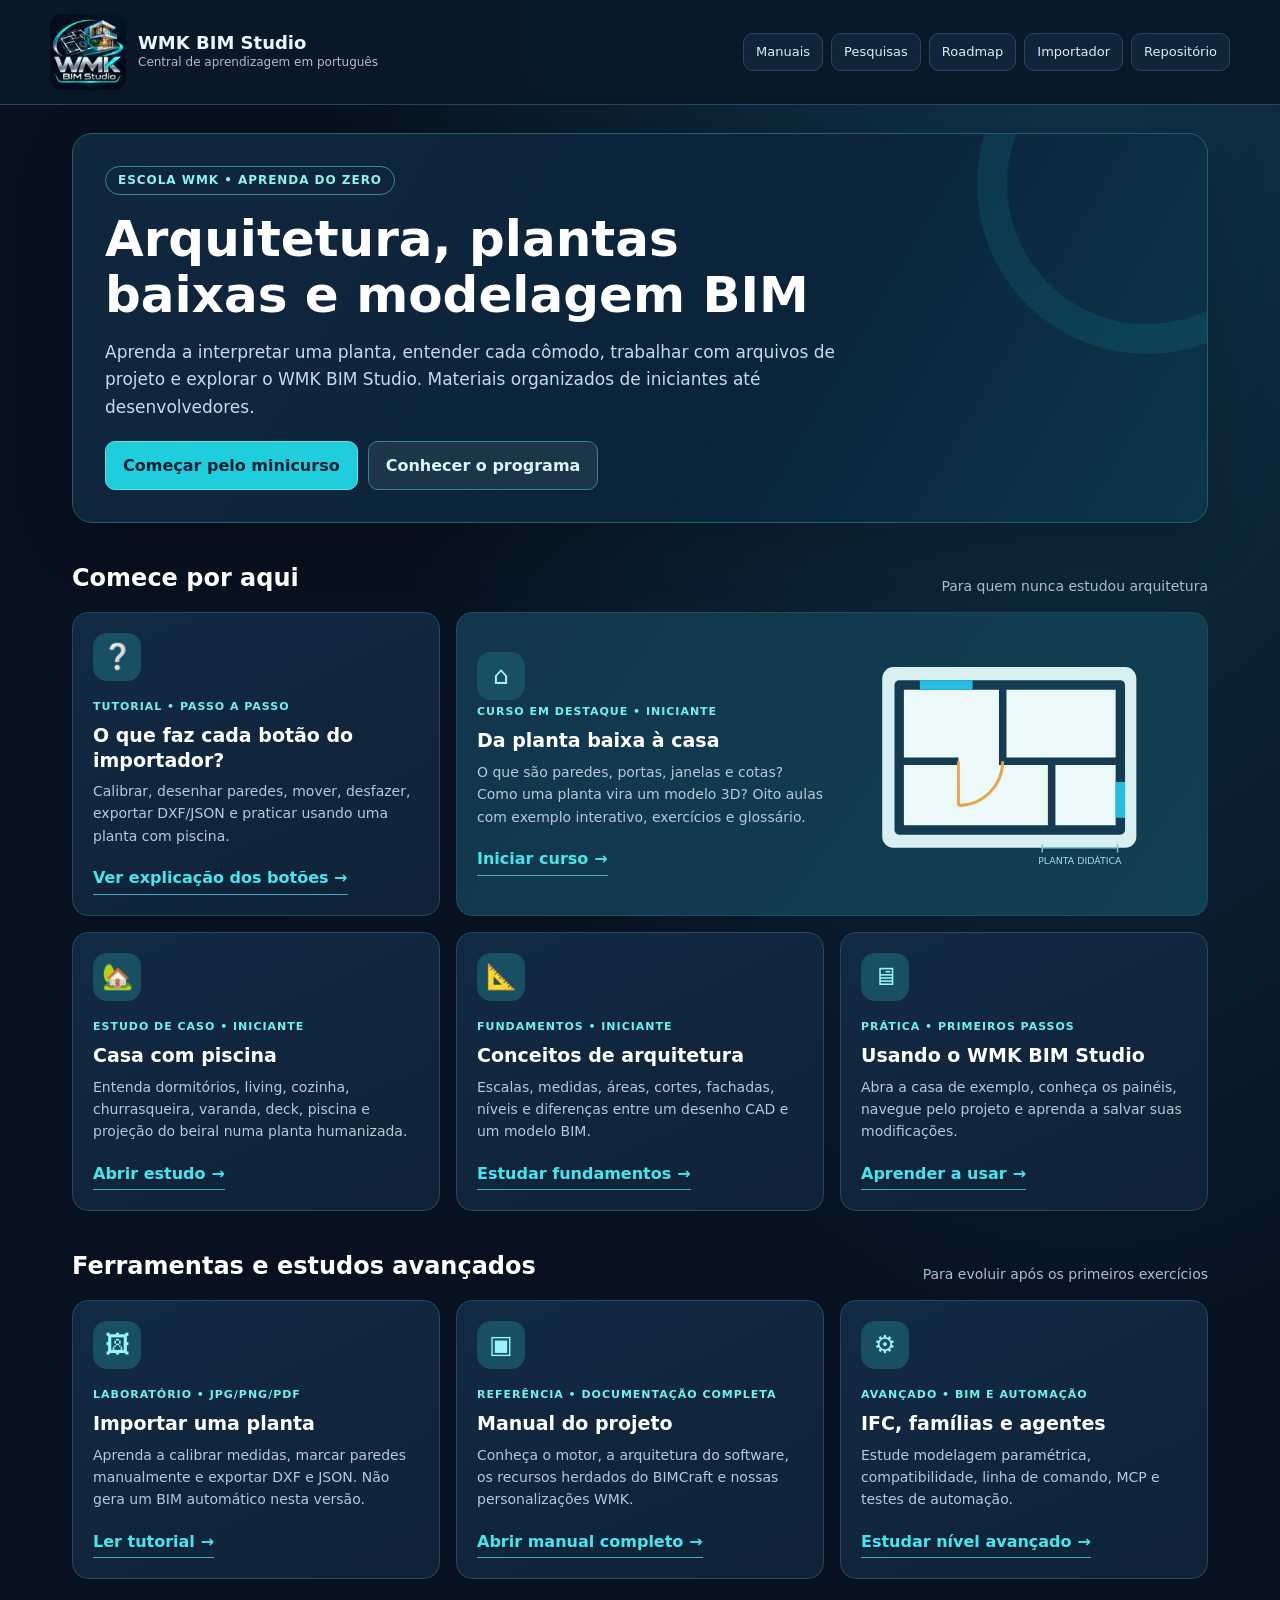
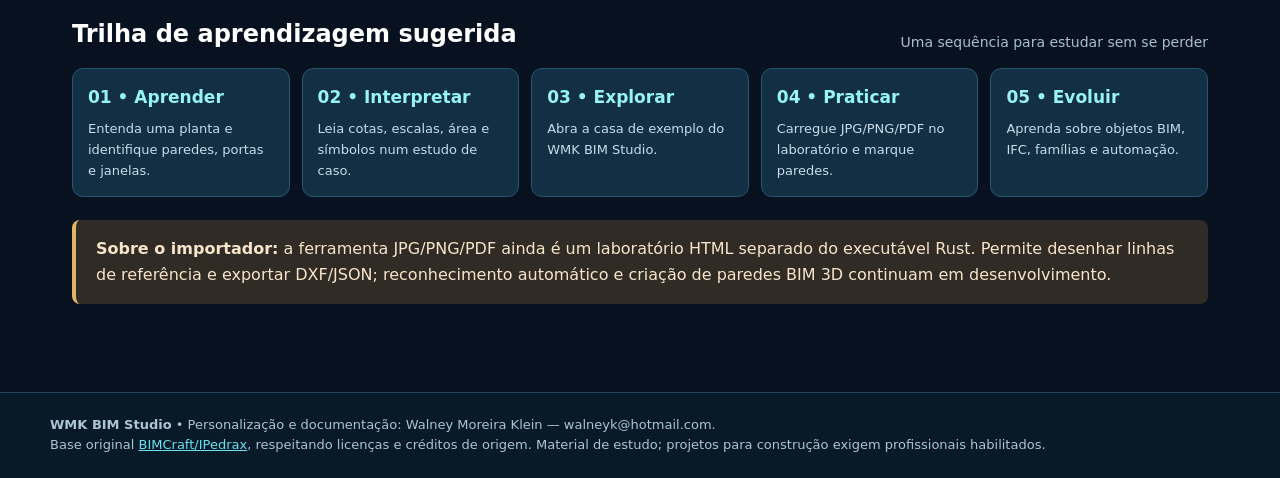
<file: manuais/index.html>
<!doctype html>
<html lang="pt-BR">
<head>
<meta charset="utf-8">
<meta name="viewport" content="width=device-width, initial-scale=1">
<meta name="description" content="Biblioteca WMK BIM Studio: minicursos, manuais, estudos de plantas baixas e guias de modelagem BIM em português.">
<title>Biblioteca de Aprendizagem | WMK BIM Studio</title>
<link rel="stylesheet" href="estilo.css">
<style>
/* Estilo da página incorporado para funcionar mesmo ao baixar index.html isoladamente. */
:root{color-scheme:dark;--bg:#07111f;--surface:#0f2237;--surface2:#122a43;--stroke:#28475e;--cyan:#20d7e8;--txt:#ebf5ff;--muted:#a8bfd1;--silver:#c9d9eb}
*{box-sizing:border-box}
html{scroll-behavior:smooth}
body{margin:0;background:radial-gradient(ellipse at 85% -10%,#123950 0,transparent 50%),var(--bg);font:16px/1.6 system-ui,'Segoe UI',Arial,sans-serif;color:var(--txt)}
a{color:#67edfa}
a:focus-visible,button:focus-visible{outline:3px solid #73f6ff;outline-offset:3px}
.page-head{background:#081928e8;border-bottom:1px solid var(--stroke);padding:14px max(18px,calc((100vw - 1180px)/2));display:flex;align-items:center;gap:18px;flex-wrap:wrap}
.brand{display:flex;align-items:center;gap:12px;text-decoration:none;color:var(--txt)}
.brand img{width:76px;height:76px;object-fit:contain;border-radius:12px;flex:none}
.brand strong{font-size:18px;line-height:1.2;display:block}
.brand small{color:var(--muted);font-size:12px;display:block}
.page-nav{margin-left:auto;display:flex;flex-wrap:wrap;gap:8px}
.page-nav a{font-size:13px;text-decoration:none;color:#d7eef8;padding:8px 12px;border:1px solid var(--stroke);border-radius:10px;background:#102539}
.page-nav a:hover{background:#164461;border-color:#2aa5b9}
.wrap{max-width:1180px;margin:auto;padding:28px 22px 72px}
.hero{padding:32px;position:relative;overflow:hidden;border:1px solid #235d72;border-radius:20px;background:linear-gradient(120deg,#10263d 5%,#0b243a 60%,#0e4d5d 150%);box-shadow:0 16px 60px #0003}
.hero:after{content:"";width:280px;height:280px;position:absolute;right:-110px;top:-120px;border:30px solid #1dddec18;border-radius:50%;pointer-events:none}
.eyebrow{display:inline-block;border:1px solid #308e99;border-radius:20px;padding:4px 12px;color:#8cf3f5;letter-spacing:.08em;font-size:12px;font-weight:700}
.hero h1{font-size:clamp(30px,5vw,50px);line-height:1.12;margin:16px 0;color:white;max-width:750px;border:0}
.hero p{max-width:760px;color:#c5dceb;font-size:17px;margin:0 0 18px}
.hero-actions{display:flex;flex-wrap:wrap;gap:10px;margin-top:20px}
.action{display:inline-block;text-decoration:none;background:#20cddd;color:#092133!important;font-weight:800;border:1px solid #59e6e7;border-radius:10px;padding:11px 17px}
.action:hover{background:#8af5f6}
.action.secondary{color:#dcf5ff!important;background:#1c3548;border-color:#3c7f8b}
.section-top{display:flex;align-items:end;justify-content:space-between;gap:18px;margin:36px 0 14px}
.section-top h2{font-size:24px;color:white;margin:0;border:0;padding:0}
.section-top p{color:var(--muted);margin:0;font-size:14px}
.course-grid{display:grid;grid-template-columns:repeat(3,minmax(0,1fr));gap:16px}
.course{display:flex;flex-direction:column;min-width:0;background:linear-gradient(155deg,var(--surface2),var(--surface));border:1px solid var(--stroke);border-radius:16px;padding:20px;transition:transform .16s,border-color .16s}
.course:hover{border-color:#28afc6;transform:translateY(-3px)}
.course .iconbox{width:48px;height:48px;display:grid;place-items:center;border-radius:14px;background:#184f62;color:#9af4ff;font-size:25px}
.course .meta{margin-top:17px;color:#6ff2ef;font-size:11px;text-transform:uppercase;letter-spacing:.09em;font-weight:800}
.course h3{font-size:19px;margin:8px 0;color:white;line-height:1.28}
.course p{font-size:14px;color:#b5c9d9;margin:0 0 18px;flex:1}
.course a{display:inline-flex;gap:6px;font-weight:700;text-decoration:none;align-self:flex-start;align-items:center;border-bottom:1px solid #4baabb;padding-bottom:3px}
.course a:hover{color:white}
.course.featured{grid-column:span 2;display:grid;grid-template-columns:1fr 1fr;align-items:center;gap:18px;background:linear-gradient(125deg,#12364b,#113f53)}
.course.featured .illustration{display:flex;justify-content:center;align-items:center;min-width:0}
.course.featured svg{max-width:100%;width:320px;height:auto}
.course.featured .meta{margin-top:3px}
.course.featured p{margin-bottom:18px}
.panel{background:#0e2539;border:1px solid var(--stroke);border-radius:15px;padding:22px}
.timeline{display:grid;grid-template-columns:repeat(5,minmax(0,1fr));gap:12px;list-style:none;padding:0;margin:0}
.timeline li{background:#132f44;border:1px solid #285670;border-radius:11px;padding:15px;position:relative;font-size:13px;color:#c8dce9}
.timeline b{display:block;color:#97f4f4;font-size:17px;margin-bottom:8px}
.caution{border-left:4px solid #e3b56b;background:#302b25;padding:16px 20px;border-radius:8px;color:#f7e5cb;margin-top:23px}
.footer{border-top:1px solid var(--stroke);padding:22px max(18px,calc((100vw - 1180px)/2));color:#acc5d5;background:#081928;font-size:13px}
.footer a{color:#67e3f2}
@media(max-width:950px){.course-grid{grid-template-columns:repeat(2,minmax(0,1fr))}.timeline{grid-template-columns:repeat(3,minmax(0,1fr))}.page-nav{margin-left:0}}
@media(max-width:640px){.wrap{padding:18px 14px 50px}.page-head{padding:12px 14px}.hero{padding:22px}.course-grid{grid-template-columns:1fr}.course.featured{grid-column:span 1;grid-template-columns:1fr}.course.featured .illustration{display:none}.timeline{grid-template-columns:1fr}.section-top{display:block}.page-nav{width:100%}.page-nav a{flex:1;text-align:center}}
@media print{body{color:#000;background:white}.hero,.course,.panel{background:white;color:#000;border-color:#aaa}.hero h1,.section-top h2,.course h3{color:#000}.course p,.hero p{color:#333}.page-nav{display:none}}
</style></head>
<body>
<header class="page-head">
<a class="brand" href="index.html"><img src="../assets/wmk/logo-aprovada.webp" alt="Logo original WMK BIM Studio"><span><strong>WMK BIM Studio</strong><small>Central de aprendizagem em português</small></span></a>
<nav class="page-nav" aria-label="Navegação principal">
<a href="index.html" aria-current="page">Manuais</a>
<a href="../pesquisas.html">Pesquisas</a>
<a href="../roadmap.html">Roadmap</a>
<a href="../tools/planta-baixa/index.html">Importador</a>
<a href="https://github.com/WalneyNF/WMK-BIM-STUDIO">Repositório</a>
</nav>
</header>
<main class="wrap">
<section class="hero">
<span class="eyebrow">ESCOLA WMK • APRENDA DO ZERO</span>
<h1>Arquitetura, plantas baixas e modelagem BIM</h1>
<p>Aprenda a interpretar uma planta, entender cada cômodo, trabalhar com arquivos de projeto e explorar o WMK BIM Studio. Materiais organizados de iniciantes até desenvolvedores.</p>
<div class="hero-actions"><a class="action" href="minicurso-planta-baixa.html">Começar pelo minicurso</a><a class="action secondary" href="manual-completo.html">Conhecer o programa</a></div>
</section>
<div class="section-top"><h2>Comece por aqui</h2><p>Para quem nunca estudou arquitetura</p></div>
<div class="course-grid"><article class="course"><div class="iconbox" aria-hidden="true">❔</div><div class="meta">Tutorial • passo a passo</div><h3>O que faz cada botão do importador?</h3><p>Calibrar, desenhar paredes, mover, desfazer, exportar DXF/JSON e praticar usando uma planta com piscina.</p><a href="guia-botoes-importador.html">Ver explicação dos botões →</a></article>
<article class="course featured">
<div><div class="iconbox" aria-hidden="true">⌂</div><div class="meta">Curso em destaque • iniciante</div>
<h3>Da planta baixa à casa</h3><p>O que são paredes, portas, janelas e cotas? Como uma planta vira um modelo 3D? Oito aulas com exemplo interativo, exercícios e glossário.</p>
<a href="minicurso-planta-baixa.html">Iniciar curso <span aria-hidden="true">→</span></a></div>
<div class="illustration" aria-hidden="true"><svg viewBox="0 0 340 235" xmlns="http://www.w3.org/2000/svg"><rect x="30" y="15" width="270" height="192" rx="12" fill="#d9f0f2"/><path d="M48 34H283V188H48Z" fill="#ecf9f9" stroke="#143b51" stroke-width="10" stroke-linejoin="round"/><path d="M158 34V115H283M48 115H111M158 115H210M210 115V188" fill="none" stroke="#143b51" stroke-width="8"/><path d="M70 34H126M283 137V175" stroke="#25bce1" stroke-width="10"/><path d="M111 115V162M111 162A47 47 0 0 0 158 115" stroke="#e5a449" stroke-width="3" fill="none"/><path d="M200 207H280" stroke="#8cbec9" stroke-width="1.5"/><path d="M200 203V212M280 203V212" stroke="#8cbec9" stroke-width="1.5"/><text x="240" y="224" text-anchor="middle" font-size="10" fill="#a7dde5">PLANTA DIDÁTICA</text></svg></div>
</article>
<article class="course"><div class="iconbox" aria-hidden="true">🏡</div><div class="meta">Estudo de caso • iniciante</div><h3>Casa com piscina</h3><p>Entenda dormitórios, living, cozinha, churrasqueira, varanda, deck, piscina e projeção do beiral numa planta humanizada.</p><a href="estudo-planta-com-piscina.html">Abrir estudo <span aria-hidden="true">→</span></a></article>
<article class="course"><div class="iconbox" aria-hidden="true">📐</div><div class="meta">Fundamentos • iniciante</div><h3>Conceitos de arquitetura</h3><p>Escalas, medidas, áreas, cortes, fachadas, níveis e diferenças entre um desenho CAD e um modelo BIM.</p><a href="arquitetura-basica.html">Estudar fundamentos <span aria-hidden="true">→</span></a></article>
<article class="course"><div class="iconbox" aria-hidden="true">🖥</div><div class="meta">Prática • primeiros passos</div><h3>Usando o WMK BIM Studio</h3><p>Abra a casa de exemplo, conheça os painéis, navegue pelo projeto e aprenda a salvar suas modificações.</p><a href="primeiro-contato.html">Aprender a usar <span aria-hidden="true">→</span></a></article>
</div>
<div class="section-top"><h2>Ferramentas e estudos avançados</h2><p>Para evoluir após os primeiros exercícios</p></div>
<div class="course-grid">
<article class="course"><div class="iconbox" aria-hidden="true">🖼</div><div class="meta">Laboratório • JPG/PNG/PDF</div><h3>Importar uma planta</h3><p>Aprenda a calibrar medidas, marcar paredes manualmente e exportar DXF e JSON. Não gera um BIM automático nesta versão.</p><a href="importacao-de-plantas.html">Ler tutorial <span aria-hidden="true">→</span></a></article>
<article class="course"><div class="iconbox" aria-hidden="true">▣</div><div class="meta">Referência • documentação completa</div><h3>Manual do projeto</h3><p>Conheça o motor, a arquitetura do software, os recursos herdados do BIMCraft e nossas personalizações WMK.</p><a href="manual-completo.html">Abrir manual completo <span aria-hidden="true">→</span></a></article>
<article class="course"><div class="iconbox" aria-hidden="true">⚙</div><div class="meta">Avançado • BIM e automação</div><h3>IFC, famílias e agentes</h3><p>Estude modelagem paramétrica, compatibilidade, linha de comando, MCP e testes de automação.</p><a href="avancado.html">Estudar nível avançado <span aria-hidden="true">→</span></a></article>
</div>
<div class="section-top"><h2>Trilha de aprendizagem sugerida</h2><p>Uma sequência para estudar sem se perder</p></div>
<ol class="timeline">
<li><b>01 • Aprender</b>Entenda uma planta e identifique paredes, portas e janelas.</li>
<li><b>02 • Interpretar</b>Leia cotas, escalas, área e símbolos num estudo de caso.</li>
<li><b>03 • Explorar</b>Abra a casa de exemplo do WMK BIM Studio.</li>
<li><b>04 • Praticar</b>Carregue JPG/PNG/PDF no laboratório e marque paredes.</li>
<li><b>05 • Evoluir</b>Aprenda sobre objetos BIM, IFC, famílias e automação.</li>
</ol>
<p class="caution"><strong>Sobre o importador:</strong> a ferramenta JPG/PNG/PDF ainda é um laboratório HTML separado do executável Rust. Permite desenhar linhas de referência e exportar DXF/JSON; reconhecimento automático e criação de paredes BIM 3D continuam em desenvolvimento.</p>
</main>
<footer class="footer"><b>WMK BIM Studio</b> • Personalização e documentação: Walney Moreira Klein — walneyk@hotmail.com.<br>Base original <a href="https://github.com/IPedrax/BIMCraft">BIMCraft/IPedrax</a>, respeitando licenças e créditos de origem. Material de estudo; projetos para construção exigem profissionais habilitados.</footer>
</body></html>
</file>
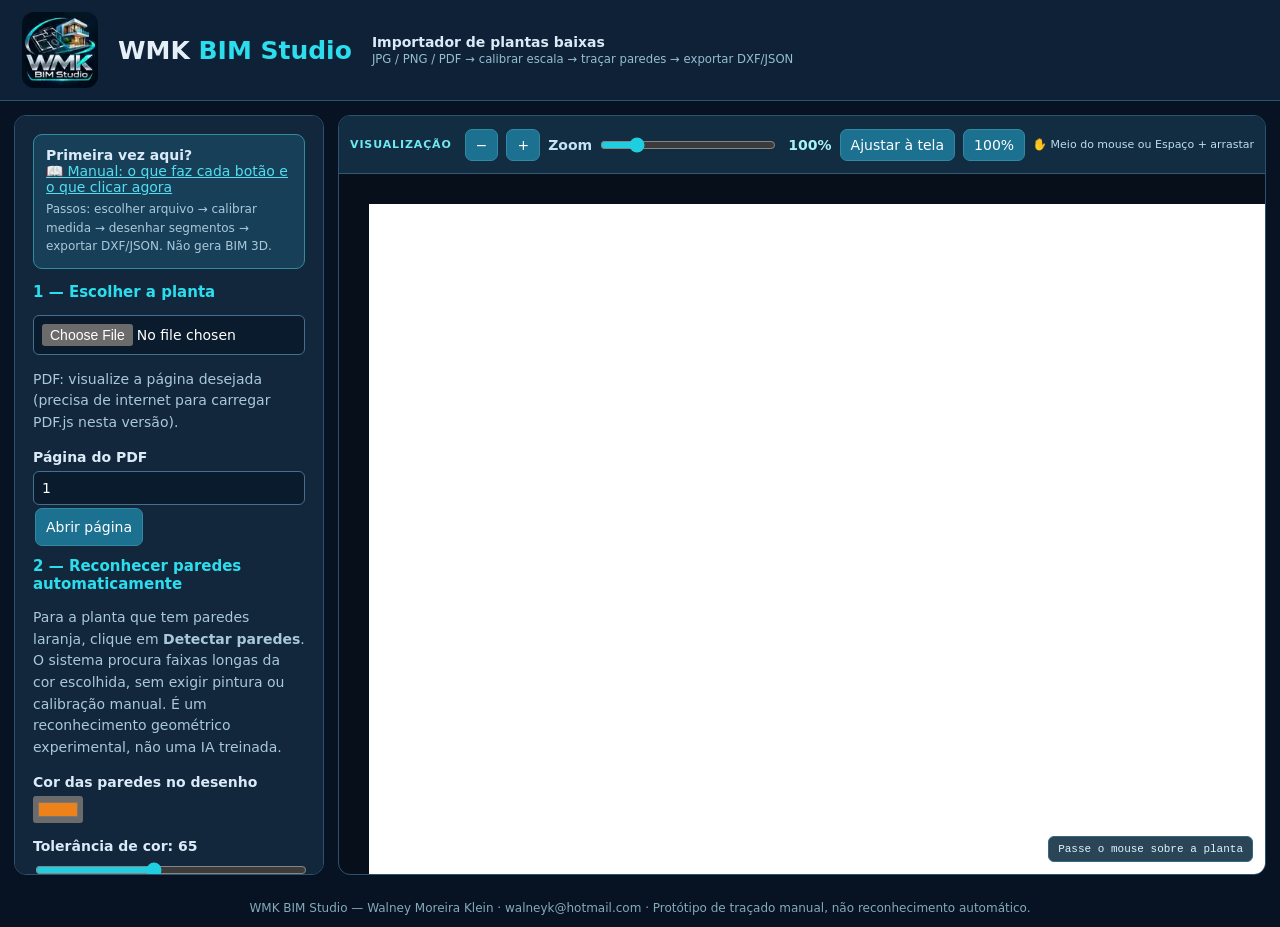
<file: tools/planta-baixa/index.html>
<!doctype html><html lang="pt-BR"><head><meta charset="utf-8"><meta name="viewport" content="width=device-width,initial-scale=1"><title>WMK BIM Studio — Importar planta baixa</title><style>
:root{color-scheme:dark;--bg:#071322;--panel:#12263c;--edge:#2c5270;--accent:#2cdeed}*{box-sizing:border-box}body{margin:0;background:var(--bg);color:#d9eaf8;font:14px system-ui,Segoe UI,sans-serif}header{display:flex;align-items:center;gap:20px;padding:12px 22px;background:#0e2137;border-bottom:1px solid var(--edge)}header .mark{font-size:25px;font-weight:900;color:#e5eff7;white-space:nowrap}header .mark b{color:var(--accent)}header small{color:#95bed1}main{display:grid;grid-template-columns:310px minmax(0,1fr);gap:14px;padding:14px;height:calc(100vh - 112px);min-height:540px}aside,.work{background:var(--panel);border:1px solid var(--edge);border-radius:12px;overflow:auto}aside{padding:18px}h2{font-size:15px;margin:8px 0 14px;color:var(--accent)}label{display:block;margin:15px 0 6px;font-weight:600}input,button{font:inherit}input[type=file],input[type=number]{width:100%;background:#091b2c;color:#fff;border:1px solid #456f8f;border-radius:6px;padding:8px}button{background:#1c7090;color:#fff;border:1px solid #3189a4;border-radius:7px;padding:10px;margin:3px 2px;cursor:pointer}button:hover{background:#2189a8}button.active{background:#0eacc1;color:#041c27;font-weight:700}.buttons{display:flex;flex-wrap:wrap}.work{position:relative;background:#060f1a;display:block;min-height:0;min-width:0;overflow:hidden}.board{position:relative;width:100%;height:100%;overflow:auto;overscroll-behavior:contain;scrollbar-width:auto;touch-action:pan-x pan-y}.board canvas{display:block;max-width:none!important;max-height:none;background:white;cursor:crosshair;touch-action:none}.zoom-bar{display:flex;align-items:center;gap:7px;flex-wrap:wrap;margin:8px 0}.zoom-bar button{padding:7px 10px}.zoom-bar input[type=range]{width:100%;accent-color:#29d6eb}.zoom-value{font-variant-numeric:tabular-nums;color:#a7f4f7;font-weight:700}.hint{background:#0a3147;border:1px solid #2c6277;padding:9px;border-radius:8px;color:#b8e0f2;font-size:12px}.board:focus{outline:2px solid #27d9e6;outline-offset:-2px}
.ruler{position:absolute;z-index:4;pointer-events:none;background:#142e40e8}.ruler-top{top:0;left:26px;right:0;height:26px;width:calc(100% - 26px)}.ruler-left{top:26px;left:0;bottom:0;width:26px;height:calc(100% - 26px)}
.ruler-corner{position:absolute;z-index:5;left:0;top:0;width:26px;height:26px;background:#163c50;border:1px solid #417184}.toolset{display:flex;flex-wrap:wrap;gap:4px}.toolset button{font-size:12px}.mini-readout{position:absolute;bottom:10px;right:12px;pointer-events:none;background:#0b283ddd;border:1px solid #326982;border-radius:6px;padding:6px 9px;color:#dbf7ff;font:12px monospace;z-index:5}.board canvas{image-rendering:auto}input[type=range]{accent-color:#20cfdf;width:100%}#status{background:#092237;border-left:3px solid #25d7e4;padding:10px;min-height:55px;line-height:1.5}p{line-height:1.55;color:#aac8db}footer{text-align:center;color:#84aabb;font-size:12px;padding:12px}kbd{background:#1d3b52;padding:2px 5px;border-radius:4px}a{color:#54dcef}@media(max-width:800px){main{height:auto;display:flex;flex-direction:column}.work{min-height:400px}}
/* Editor WMK: toolbar fixa; réguas ocupam células fora do desenho. */
.work{display:grid!important;grid-template-columns:30px minmax(0,1fr);grid-template-rows:auto 30px minmax(0,1fr)!important;min-height:0;min-width:0;overflow:hidden;align-items:stretch;justify-content:stretch}
.viewport-toolbar{grid-column:1/-1;grid-row:1;display:flex;align-items:center;flex-wrap:wrap;gap:8px;background:#122c42;border-bottom:1px solid #315772;padding:9px 11px;min-height:58px;z-index:8}
.viewport-toolbar .toolbar-title{font-weight:800;color:#6ee8f2;font-size:11px;letter-spacing:.08em;padding-right:5px}
.viewport-toolbar button{margin:0;padding:7px 10px;white-space:nowrap}
.viewport-toolbar label{display:inline;margin:0;font-weight:600;color:#c2e4f5}
.viewport-toolbar input[type=range]{flex:1 1 135px;min-width:90px;max-width:320px;width:auto;margin:0}
.viewport-toolbar .zoom-value{min-width:48px;text-align:right}
.toolbar-help{font-size:11px;color:#bbdeef}
.ruler-corner{position:relative!important;grid-column:1;grid-row:2;top:auto!important;left:auto!important;width:auto!important;height:auto!important;border-right:1px solid #467187;border-bottom:1px solid #467187}
.ruler-top{position:relative!important;grid-column:2;grid-row:2;top:auto!important;left:auto!important;right:auto!important;bottom:auto!important;width:100%!important;height:30px!important;display:block}
.ruler-left{position:relative!important;grid-column:1;grid-row:3;top:auto!important;left:auto!important;right:auto!important;bottom:auto!important;width:30px!important;height:100%!important;display:block}
.board{grid-column:2;grid-row:3;width:100%!important;height:100%!important;min-width:0;min-height:0;overflow:scroll!important;scrollbar-width:auto;align-self:stretch;justify-self:stretch}
.board canvas{max-width:none!important}
.mini-readout{grid-column:2;grid-row:3;position:absolute;justify-self:end;align-self:end;bottom:12px;right:12px;z-index:6;font-size:11px}
header img{flex-shrink:0}header .mark{flex-shrink:0}
@media(max-width:780px){.viewport-toolbar{padding:6px;gap:5px}.toolbar-help{display:none}.viewport-toolbar input[type=range]{flex-basis:100px}.work{min-height:480px}}
</style></head><body><header><img src="../../assets/wmk/logo-aprovada.webp" alt="Logo WMK BIM Studio" style="width:76px;height:76px;object-fit:contain;border-radius:12px" onerror="this.style.display='none';document.getElementById('logoFallback').hidden=false"><span id="logoFallback" hidden style="font-size:27px;font-weight:900;color:#51e7f2;border:1px solid #307b96;border-radius:12px;padding:10px">WMK</span><div class="mark">WMK <b>BIM Studio</b></div><div><strong>Importador de plantas baixas</strong><br><small>JPG / PNG / PDF → calibrar escala → traçar paredes → exportar DXF/JSON</small></div></header><main><aside><div style="padding:12px;background:#174058;border:1px solid #338ba0;border-radius:9px;margin-bottom:14px"><strong>Primeira vez aqui?</strong><br><a href="../../manuais/guia-botoes-importador.html" target="_blank" rel="noopener">📖 Manual: o que faz cada botão e o que clicar agora</a><p style="margin:5px 0 0;font-size:12px">Passos: escolher arquivo → calibrar medida → desenhar segmentos → exportar DXF/JSON. Não gera BIM 3D.</p></div><h2>1 — Escolher a planta</h2><input id="file" type="file" accept=".jpg,.jpeg,.png,.pdf,image/jpeg,image/png,application/pdf"><p>PDF: visualize a página desejada (precisa de internet para carregar PDF.js nesta versão).</p><label for="page">Página do PDF</label><input id="page" type="number" min="1" step="1" value="1" disabled><button id="renderPage" disabled>Abrir página</button><h2>2 — Reconhecer paredes automaticamente</h2>
<p>Para a planta que tem paredes laranja, clique em <b>Detectar paredes</b>. O sistema procura faixas longas da cor escolhida, sem exigir pintura ou calibração manual. É um reconhecimento geométrico experimental, não uma IA treinada.</p>
<label for="detectColor">Cor das paredes no desenho</label><input id="detectColor" type="color" value="#ed821b">
<label for="detectTolerance">Tolerância de cor: <output id="detectToleranceValue">65</output></label><input id="detectTolerance" type="range" min="15" max="130" step="5" value="65">
<div class="buttons"><button id="detectWalls" type="button">✨ Detectar paredes</button><button id="acceptWalls" type="button" disabled>✓ Usar sugestões</button><button id="discardWalls" type="button" disabled>Descartar</button></div>
<p class="hint">As sugestões aparecem em <b>verde</b>. Confira antes de aceitar; móveis, pisos e bordas coloridas podem gerar falsos positivos. Para plantas monocromáticas, será preciso um reconhecedor próprio.</p>
<div id="detectionResult" class="hint" role="status">Nenhuma análise realizada.</div>
<h2>3 — Medidas e escala (para conferir comprimentos)</h2><label for="meters">Distância real entre dois pontos (m)</label><input id="meters" type="number" value="4" min="0.01" step="0.01"><p>Escolha “Calibrar” e clique no começo e fim de uma medida conhecida da planta.</p><h2>4 — Corrigir paredes e marcar detalhes</h2><div class="toolset"><button id="cal">Calibrar</button><button id="wall" class="active">Linha de parede</button><button id="measure" title="Trena: clique no início e fim de uma distância">📏 Trena virtual</button><button id="brush" title="Pincel livre para marcar sobre o desenho">🖌 Pincel</button><button id="pan">✋ Mover planta</button></div><div class="buttons"><button id="undo">Desfazer parede</button><button id="reset">Limpar paredes</button></div><p><kbd>Esc</kbd> cancela o primeiro ponto. Use a <b>Trena</b> para medir qualquer distância depois de calibrar. O <b>Pincel</b> faz marcações livres; não gera paredes BIM.</p>
<h2>Ferramentas de medição</h2><label><input id="showRulers" type="checkbox" checked> Mostrar réguas nas bordas (metros)</label><p class="hint">A régua aparece em metros após calibrar. Antes, a referência é em pixels. Use a trena entre dois pontos para obter um comprimento.</p>
<label for="refOpacity">Opacidade da imagem: <output id="refOpacityValue">100%</output></label><input id="refOpacity" type="range" min="5" max="100" value="100" step="5">
<label for="inkColor">Cor para linhas e pincel</label><input id="inkColor" type="color" value="#ec304d">
<label for="brushWidth">Grossura do pincel: <output id="brushWidthValue">8 px</output></label><input id="brushWidth" type="range" min="1" max="40" value="8">
<div class="buttons"><button id="clearInk">Limpar pincel</button><button id="clearMeasures">Limpar trena</button></div><h2>5 — Precisão do traçado</h2><label><input id="showLengths" type="checkbox" checked> Mostrar medidas dos segmentos (após calibrar)</label><label><input id="snapPoints" type="checkbox" checked> Conectar em extremos próximos (snap)</label><h2>6 — Exportar</h2><button id="exportDxf">Exportar DXF</button><button id="exportJson">Exportar JSON</button><button id="exportBimScript" title="Gerar comandos de paredes para colar em Gerenciar → Executar script no WMK BIM Studio">🏠 Gerar paredes para BIM</button><p>O DXF pode ser importado no BIMCraft como desenho CAD. <strong>As linhas não viram paredes BIM automaticamente.</strong></p><div id="status" role="status">Abra uma imagem ou PDF para começar.</div><p><small>Arquivos são processados localmente no navegador. O PDF.js é carregado de um CDN externo, mas o arquivo não é enviado a ele por este código.</small></p></aside><section class="work"><div class="viewport-toolbar" role="toolbar" aria-label="Controles de visualização">
  <span class="toolbar-title">VISUALIZAÇÃO</span>
  <button id="zoomOut" type="button" title="Diminuir ampliação">−</button>
  <button id="zoomIn" type="button" title="Aumentar ampliação">+</button>
  <label for="zoomRange" class="toolbar-slider-label">Zoom</label>
  <input type="range" id="zoomRange" min="10" max="500" step="5" value="100" aria-label="Zoom da planta em porcentagem">
  <output id="zoomLabel" class="zoom-value" for="zoomRange">100%</output>
  <button id="zoomFit" type="button">Ajustar à tela</button>
  <button id="zoom100" type="button">100%</button>
  <span class="toolbar-help" title="Botão do meio: arrastar. Também espaço + botão esquerdo.">✋ Meio do mouse ou Espaço + arrastar</span>
</div><div class="ruler-corner" id="rulerCorner" aria-hidden="true"></div><canvas id="rulerTop" class="ruler ruler-top" aria-hidden="true"></canvas><canvas id="rulerLeft" class="ruler ruler-left" aria-hidden="true"></canvas><div id="cursorReadout" class="mini-readout">Passe o mouse sobre a planta</div><div class="board" id="board" tabindex="0" aria-label="Área de planta com barras de rolagem horizontal e vertical"><canvas id="canvas" width="1200" height="800" aria-label="Visualizador de planta baixa"></canvas></div></section></main><footer>WMK BIM Studio — Walney Moreira Klein · walneyk@hotmail.com · Protótipo de traçado manual, não reconhecimento automático.</footer>
<script>
(()=>{'use strict';const $=x=>document.getElementById(x),canvas=$('canvas'),ctx=canvas.getContext('2d');let picture=null,mode='wall',first=null,calPoints=[],pxPerMeter=null,lines=[],source='',drag=null,pdfDoc=null,pdfjs=null,zoom=1,measurements=[],strokes=[],activeStroke=null,referenceOpacity=1;const board=$('board');const msg=s=>$('status').textContent=s;const rulers=[$('rulerTop'),$('rulerLeft')];let hovered=null,spaceHeld=false,panDrag=null,suggestedWalls=[];
function select(s){mode=s;first=null;calPoints=[];['cal','wall','measure','brush','pan'].forEach(id=>$(id).classList.toggle('active',id===s));draw()}
function measureLength(a,b){return Math.hypot(b.x-a.x,b.y-a.y)/(pxPerMeter||1)}
function labelAt(text,x,y,color='#082038'){ctx.save();ctx.font='bold 13px system-ui';const w=ctx.measureText(text).width+12;ctx.fillStyle=color;ctx.fillRect(x-w/2,y-20,w,20);ctx.fillStyle='#fff';ctx.fillText(text,x-w/2+6,y-5);ctx.restore()}
function draw(){
  ctx.fillStyle='#fff';ctx.fillRect(0,0,canvas.width,canvas.height);
  if(picture){ctx.save();ctx.globalAlpha=referenceOpacity;ctx.drawImage(picture,0,0);ctx.restore()}
  ctx.lineCap='round';
  for(const stroke of [...strokes,...(activeStroke?[activeStroke]:[])]){if(stroke.points.length<1)continue;ctx.beginPath();ctx.moveTo(stroke.points[0].x,stroke.points[0].y);for(const pt of stroke.points.slice(1))ctx.lineTo(pt.x,pt.y);ctx.strokeStyle=stroke.color;ctx.lineWidth=stroke.width;ctx.lineJoin='round';ctx.stroke()}
  for(const l of suggestedWalls){ctx.beginPath();ctx.moveTo(l.a.x,l.a.y);ctx.lineTo(l.b.x,l.b.y);ctx.lineWidth=Math.max(3,4/zoom);ctx.strokeStyle='#10d6a1';ctx.setLineDash([10/zoom,5/zoom]);ctx.stroke();ctx.setLineDash([])}
  for(const l of lines){ctx.beginPath();ctx.moveTo(l.a.x,l.a.y);ctx.lineTo(l.b.x,l.b.y);ctx.strokeStyle=l.color||'#ed3b4f';ctx.lineWidth=Math.max(2,2/zoom);ctx.stroke();
  if($('showLengths').checked&&pxPerMeter)labelAt(measureLength(l.a,l.b).toFixed(2)+' m',(l.a.x+l.b.x)/2,(l.a.y+l.b.y)/2)}
  for(const m of measurements){ctx.beginPath();ctx.moveTo(m.a.x,m.a.y);ctx.lineTo(m.b.x,m.b.y);ctx.strokeStyle='#1989f1';ctx.lineWidth=Math.max(2,2/zoom);ctx.setLineDash([8/zoom,5/zoom]);ctx.stroke();ctx.setLineDash([]);labelAt(measureLength(m.a,m.b).toFixed(2)+(pxPerMeter?' m':' px'),(m.a.x+m.b.x)/2,(m.a.y+m.b.y)/2,'#17598c')}
  if(first){ctx.fillStyle='#148df8';ctx.beginPath();ctx.arc(first.x,first.y,Math.max(4,5/zoom),0,Math.PI*2);ctx.fill()}
  updateRulers()
}
function updateRulers(){
  const enabled=$('showRulers').checked&&!!picture;
  for(const el of [...rulers,$('rulerCorner')])el.style.visibility=enabled?'visible':'hidden';
  if(!enabled)return;
  const horiz=rulers[0],vert=rulers[1],units=pxPerMeter||1;
  const width=Math.max(1,Math.floor(board.clientWidth)),height=Math.max(1,Math.floor(board.clientHeight));
  // O canvas visual da régua é independente do canvas da planta: os 30px jamais cobrem a imagem.
  horiz.width=width;horiz.height=30;vert.width=30;vert.height=height;
  const hc=horiz.getContext('2d'),vc=vert.getContext('2d');
  hc.fillStyle='#183547';hc.fillRect(0,0,width,30);vc.fillStyle='#183547';vc.fillRect(0,0,30,height);
  const scale=units*zoom;
  const intervals=pxPerMeter?[.01,.02,.05,.1,.2,.5,1,2,5,10,20,50,100,200,500,1000,2000,5000]:[10,25,50,100,200,500,1000,2000,5000];
  const interval=intervals.find(v=>v*scale>=55)||intervals.at(-1);
  const startX=board.scrollLeft/scale,endX=(board.scrollLeft+board.clientWidth)/scale;
  const startY=board.scrollTop/scale,endY=(board.scrollTop+board.clientHeight)/scale;
  hc.strokeStyle=vc.strokeStyle='#88d4e6';hc.fillStyle=vc.fillStyle='#c6edf5';hc.font=vc.font='10px monospace';
  for(let k=Math.max(0,Math.ceil(startX/interval));k*interval<=endX;k++){const val=k*interval,x=val*scale-board.scrollLeft;hc.beginPath();hc.moveTo(x,18);hc.lineTo(x,30);hc.stroke();hc.fillText((Math.round(val*100)/100)+(pxPerMeter?'m':'px'),x+2,12)}
  for(let k=Math.max(0,Math.ceil(startY/interval));k*interval<=endY;k++){const val=k*interval,y=val*scale-board.scrollTop;vc.beginPath();vc.moveTo(18,y);vc.lineTo(30,y);vc.stroke();vc.save();vc.translate(11,y+2);vc.rotate(-Math.PI/2);vc.fillText((Math.round(val*100)/100)+(pxPerMeter?'m':'px'),0,0);vc.restore()}
}
$('showRulers').onchange=updateRulers;
$('refOpacity').oninput=e=>{referenceOpacity=Number(e.target.value)/100;$('refOpacityValue').textContent=e.target.value+'%';draw()};
$('brushWidth').oninput=e=>{$('brushWidthValue').textContent=e.target.value+' px'};
$('clearInk').onclick=()=>{if(strokes.length&&!confirm('Limpar todas as marcas de pincel?'))return;strokes=[];draw()};
$('clearMeasures').onclick=()=>{measurements=[];draw()};
board.addEventListener('scroll',updateRulers);
window.addEventListener('resize',updateRulers);

// Analisador geométrico offline de cor: sugere eixos de faixas horizontais/verticais.
// Não é um modelo de IA, nem interpreta símbolos de portas/janelas.
function findColorWalls(){
  if(!picture)throw Error('Escolha uma imagem primeiro.');
  const w=picture.width,h=picture.height;
  const pixels=picture.getContext('2d',{willReadFrequently:true}).getImageData(0,0,w,h).data;
  const color=$('detectColor').value;const rgb=[1,3,5].map(i=>parseInt(color.slice(i,i+2),16));
  const tol=Number($('detectTolerance').value);
  const mask=new Uint8Array(w*h);
  let matched=0;
  for(let y=0;y<h;y++)for(let x=0;x<w;x++){
    const idx=(y*w+x)*4,r=pixels[idx],g=pixels[idx+1],b=pixels[idx+2];
    // Distância de cor com exigência de saturação suficiente, evita detectar áreas brancas/bege.
    const dist=Math.hypot((r-rgb[0])*.9,(g-rgb[1])*1.05,(b-rgb[2])*1.05);
    if(dist<tol && Math.max(r,g,b)-Math.min(r,g,b)>45){mask[y*w+x]=1;matched++}
  }
  if(matched<60)throw Error('Não encontrei faixas suficientes desta cor. Experimente escolher uma amostra de parede ou ampliar a tolerância.');
  // A parede fica grossa em vários pixels: agrupar varreduras semelhantes e desenhar eixo do grupo.
  function scan(horizontal){
    const primary=horizontal?h:w, secondary=horizontal?w:h;
    const groups=[],minLength=Math.max(24,Math.round(secondary*.035));
    for(let v=0;v<primary;v++){
      const intervals=[];
      let start=-1,miss=0;
      for(let u=0;u<=secondary;u++){
        const on=u<secondary && (horizontal?mask[v*w+u]:mask[u*w+v]);
        if(on){if(start<0)start=u;miss=0}
        else if(start>=0){miss++;if(miss>3||u===secondary){
          const end=u-miss+1;
          if(end-start>=minLength)intervals.push([start,end]);
          start=-1;miss=0;
        }}
      }
      for(const [a,b] of intervals){
        let group=groups.find(g=>g.last===v-1&&Math.abs(g.a-a)<11&&Math.abs(g.b-b)<11);
        if(group){group.last=v;group.a=Math.round((group.a*group.n+a)/(group.n+1));group.b=Math.round((group.b*group.n+b)/(group.n+1));group.n++}
        else groups.push({first:v,last:v,a,b,n:1})
      }
    }
    const result=[];
    for(const g of groups){
      const thickness=g.last-g.first+1;
      if(g.n<2||thickness>40)continue;
      const pos=(g.first+g.last)/2;
      const a=horizontal?{x:g.a,y:pos}:{x:pos,y:g.a};
      const b=horizontal?{x:g.b,y:pos}:{x:pos,y:g.b};
      result.push({a,b,color:'#10d6a1'});
    }
    return result
  }
  const all=[...scan(true),...scan(false)].sort((a,b)=>Math.hypot(b.b.x-b.a.x,b.b.y-b.a.y)-Math.hypot(a.b.x-a.a.x,a.b.y-a.a.y));
  // Ignora colagens exatas e evita encher a tela com paredes quase iguais.
  const unique=[];
  for(const line of all){
    const mid={x:(line.a.x+line.b.x)/2,y:(line.a.y+line.b.y)/2};
    if(!unique.some(k=>{
      const km={x:(k.a.x+k.b.x)/2,y:(k.a.y+k.b.y)/2};
      return Math.hypot(mid.x-km.x,mid.y-km.y)<8&&Math.abs(Math.hypot(line.a.x-line.b.x,line.a.y-line.b.y)-Math.hypot(k.a.x-k.b.x,k.a.y-k.b.y))<16;
    }))unique.push(line);
    if(unique.length>=180)break;
  }
  return {lines:unique,matched}
}
$('detectTolerance').oninput=e=>$('detectToleranceValue').textContent=e.target.value;
$('detectWalls').onclick=()=>{
  try{
    const found=findColorWalls();
    suggestedWalls=found.lines;
    $('acceptWalls').disabled=!suggestedWalls.length;$('discardWalls').disabled=!suggestedWalls.length;
    $('detectionResult').textContent=suggestedWalls.length?
      'Sugestões encontradas: '+suggestedWalls.length+'. Estão em verde sobre a planta. Confira e clique Usar sugestões. Não são paredes BIM prontas.':
      'Não encontrei segmentos longos nessa cor. Experimente outra cor/tolerância.';
    msg('Detecção local concluída: '+suggestedWalls.length+' segmentos candidatos. Nenhuma parede foi alterada.');
    draw();
  }catch(e){$('detectionResult').textContent=e.message;msg('Detecção não concluída: '+e.message)}
};
$('acceptWalls').onclick=()=>{
  if(!suggestedWalls.length)return;
  if(lines.length&&!confirm('Adicionar '+suggestedWalls.length+' sugestões às '+lines.length+' linhas já existentes?'))return;
  lines.push(...suggestedWalls.map(l=>({a:l.a,b:l.b,color:'#10d6a1'})));
  suggestedWalls=[];$('acceptWalls').disabled=true;$('discardWalls').disabled=true;
  msg('Sugestões adicionadas ao traçado. Revise os segmentos. Para exportar em metros, confirme uma cota conhecida.');
  $('detectionResult').textContent='Sugestões incluídas: '+lines.length+' linhas totais.';draw()
};
$('discardWalls').onclick=()=>{suggestedWalls=[];$('acceptWalls').disabled=true;$('discardWalls').disabled=true;$('detectionResult').textContent='Sugestões descartadas.';draw()};

function limitZoom(v){return Math.min(5,Math.max(.1,v))}
function updateZoom(next,anchor){if(!picture)return;const before=zoom;next=limitZoom(next);if(Math.abs(before-next)<.0001)return;const left=board.scrollLeft,top=board.scrollTop;const ax=anchor?.x??board.clientWidth/2,ay=anchor?.y??board.clientHeight/2;const px=(left+ax)/before,py=(top+ay)/before;zoom=next;canvas.style.width=(canvas.width*zoom)+'px';canvas.style.height=(canvas.height*zoom)+'px';board.scrollLeft=px*zoom-ax;board.scrollTop=py*zoom-ay;$('zoomRange').value=String(Math.round(zoom*100/5)*5);$('zoomLabel').textContent=Math.round(zoom*100)+'%';draw()}
function fitZoom(){if(!picture)return;updateZoom(Math.min(board.clientWidth/canvas.width,board.clientHeight/canvas.height),{x:0,y:0});board.scrollLeft=0;board.scrollTop=0}
$('zoomIn').onclick=()=>updateZoom(zoom*1.25);$('zoomOut').onclick=()=>updateZoom(zoom/1.25);$('zoom100').onclick=()=>updateZoom(1);$('zoomFit').onclick=fitZoom;$('zoomRange').oninput=e=>updateZoom(Number(e.target.value)/100);
board.addEventListener('wheel',e=>{if(!picture)return;e.preventDefault();const b=board.getBoundingClientRect();updateZoom(zoom*(e.deltaY<0?1.12:1/1.12),{x:e.clientX-b.left,y:e.clientY-b.top})},{passive:false});
$('showLengths').onchange=draw;$('snapPoints').onchange=draw;
function putImage(img){let ratio=Math.min(1,2600/Math.max(img.width,img.height));canvas.width=Math.max(1,Math.round(img.width*ratio));canvas.height=Math.max(1,Math.round(img.height*ratio));let c=document.createElement('canvas');c.width=canvas.width;c.height=canvas.height;c.getContext('2d').drawImage(img,0,0,c.width,c.height);picture=c;lines=[];suggestedWalls=[];$('acceptWalls').disabled=true;$('discardWalls').disabled=true;$('detectionResult').textContent='Imagem alterada. Execute a detecção novamente.';pxPerMeter=null;first=null;zoom=1;canvas.style.width=canvas.width+'px';canvas.style.height=canvas.height+'px';board.scrollTop=0;board.scrollLeft=0;requestAnimationFrame(fitZoom);measurements=[];strokes=[];activeStroke=null;draw();msg('Planta carregada. Calibre uma cota conhecida, depois use a trena, as réguas e o pincel.');}
async function loadPdf(){if(pdfjs)return pdfjs;await new Promise((resolve,reject)=>{let script=document.createElement('script');script.src='https://cdnjs.cloudflare.com/ajax/libs/pdf.js/3.11.174/pdf.min.js';script.onload=resolve;script.onerror=()=>reject(Error('Biblioteca de PDF indisponível. Verifique a internet.'));document.head.append(script)});pdfjs=window.pdfjsLib;if(!pdfjs)throw Error('PDF.js não iniciou');pdfjs.GlobalWorkerOptions.workerSrc='https://cdnjs.cloudflare.com/ajax/libs/pdf.js/3.11.174/pdf.worker.min.js';return pdfjs}
async function renderPage(){const n=+$('page').value;if(!Number.isInteger(n)||n<1||n>pdfDoc.numPages)throw Error('Página inválida');const p=await pdfDoc.getPage(n);const v=p.getViewport({scale:1.6});const temp=document.createElement('canvas');temp.width=Math.round(v.width);temp.height=Math.round(v.height);await p.render({canvasContext:temp.getContext('2d'),viewport:v}).promise;putImage(temp);msg('PDF página '+n+' de '+pdfDoc.numPages+' aberta. Calibre a escala.');}
$('file').addEventListener('change',async e=>{let f=e.target.files?.[0];if(!f)return;source=f.name;try{if(f.type==='application/pdf'||/\.pdf$/i.test(f.name)){const api=await loadPdf();pdfDoc=await api.getDocument({data:new Uint8Array(await f.arrayBuffer())}).promise;$('page').max=pdfDoc.numPages;$('page').value=1;$('page').disabled=false;$('renderPage').disabled=false;await renderPage()}else if(f.type==='image/png'||f.type==='image/jpeg'){pdfDoc=null;$('page').disabled=true;$('renderPage').disabled=true;const img=await createImageBitmap(f);putImage(img);img.close()}else throw Error('Formato não reconhecido');}catch(err){msg('Erro ao abrir arquivo: '+err.message)}});
$('renderPage').onclick=async()=>{if(!pdfDoc)return;try{await renderPage()}catch(e){msg('Erro PDF: '+e.message)}};['cal','wall','measure','brush','pan'].forEach(id=>$(id).onclick=()=>select(id));
function point(ev){const r=canvas.getBoundingClientRect();return{x:(ev.clientX-r.left)*canvas.width/r.width,y:(ev.clientY-r.top)*canvas.height/r.height}}
function snap(p){if(!$('snapPoints').checked)return p;let best=p,dist=12/zoom;for(const l of lines){for(const q of [l.a,l.b]){const d=Math.hypot(q.x-p.x,q.y-p.y);if(d<dist){dist=d;best=q}}}return best}
board.addEventListener('pointerdown',e=>{if(!picture)return;const panNow=e.button===1||(spaceHeld&&e.button===0)||(mode==='pan'&&e.button===0);if(!panNow)return;e.preventDefault();e.stopPropagation();panDrag={x:e.clientX,y:e.clientY,left:board.scrollLeft,top:board.scrollTop};board.setPointerCapture(e.pointerId);board.style.cursor='grabbing'},true);
board.addEventListener('pointermove',e=>{if(!panDrag)return;e.preventDefault();board.scrollLeft=panDrag.left-(e.clientX-panDrag.x);board.scrollTop=panDrag.top-(e.clientY-panDrag.y);updateRulers()},true);
board.addEventListener('pointerup',()=>{panDrag=null;board.style.cursor='auto'},true);
board.addEventListener('pointercancel',()=>{panDrag=null;board.style.cursor='auto'},true);
board.addEventListener('auxclick',e=>{if(e.button===1)e.preventDefault()});
canvas.addEventListener('pointerdown',e=>{
  if(!picture)return;
  if(mode==='pan'){drag={type:'pan',x:e.clientX,y:e.clientY,left:board.scrollLeft,top:board.scrollTop};canvas.setPointerCapture(e.pointerId);canvas.style.cursor='grabbing';return}
  if(mode==='brush'){activeStroke={color:$('inkColor').value,width:Number($('brushWidth').value)/zoom,points:[point(e)]};drag={type:'brush'};canvas.setPointerCapture(e.pointerId);draw();return}
  const p=mode==='wall'?snap(point(e)):point(e);
  if(mode==='cal'){
    calPoints.push(p);
    if(calPoints.length===1){msg('Clique no segundo ponto da distância conhecida.');return}
    const m=Number($('meters').value),len=Math.hypot(calPoints[1].x-calPoints[0].x,calPoints[1].y-calPoints[0].y);
    calPoints=[];
    if(m<=0||!Number.isFinite(m)||len<2){msg('Escala inválida: verifique os pontos e a medida.');return}
    pxPerMeter=len/m;msg('Escala definida: '+pxPerMeter.toFixed(2)+' pixels/metro. Agora use a trena ou trace paredes.');select('measure');return
  }
  if(!first){first=p;msg(mode==='measure'?'Trena: clique no ponto final da medida.':'Clique no ponto final desta parede.')}
  else{
    const d=Math.hypot(p.x-first.x,p.y-first.y);
    if(d<2){msg('Dois pontos muito próximos. Selecione outro ponto.');return}
    if(mode==='measure'){measurements.push({a:first,b:p});msg('Trena: '+measureLength(first,p).toFixed(2)+(pxPerMeter?' m':' pixels')+' · medições: '+measurements.length)}
    else{lines.push({a:first,b:p,color:$('inkColor').value});msg('Paredes traçadas: '+lines.length+(pxPerMeter?' · escala pronta':' · falta calibrar escala'))}
    first=null
  }draw()
});
canvas.addEventListener('pointermove',e=>{
  if(picture){const p=point(e);$('cursorReadout').textContent=pxPerMeter?'Posição: '+(p.x/pxPerMeter).toFixed(2)+' m, '+(p.y/pxPerMeter).toFixed(2)+' m':'Posição: '+Math.round(p.x)+' px, '+Math.round(p.y)+' px'}
  if(!drag)return;
  if(drag.type==='pan'){board.scrollLeft=drag.left-(e.clientX-drag.x);board.scrollTop=drag.top-(e.clientY-drag.y)}
  else if(drag.type==='brush'&&activeStroke){const p=point(e),last=activeStroke.points.at(-1);if(!last||Math.hypot(p.x-last.x,p.y-last.y)>=1/zoom){activeStroke.points.push(p);draw()}}
});
function endPointer(){if(drag?.type==='brush'&&activeStroke){strokes.push(activeStroke);activeStroke=null;msg('Traço livre criado: '+strokes.length+'. O pincel é somente marcação visual; não gera parede BIM.');draw()}drag=null;canvas.style.cursor='crosshair'}
canvas.addEventListener('pointerup',endPointer);
canvas.addEventListener('pointercancel',endPointer);
document.addEventListener('keydown',e=>{if(e.code==='Space'&&!/^(INPUT|TEXTAREA|SELECT|BUTTON)$/.test(e.target?.tagName||'')){spaceHeld=true;e.preventDefault()}if(e.key==='Escape'){first=null;calPoints=[];activeStroke=null;draw()}if((e.target===document.body||e.target===board)&&picture){if(e.key==='+'||e.key==='='){e.preventDefault();updateZoom(zoom*1.25)}if(e.key==='-'){e.preventDefault();updateZoom(zoom/1.25)}if(e.key==='0'){e.preventDefault();fitZoom()}}});document.addEventListener('keyup',e=>{if(e.code==='Space')spaceHeld=false});window.addEventListener('blur',()=>spaceHeld=false);$('undo').onclick=()=>{lines.pop();first=null;draw();msg('Última parede desfeita. Restantes: '+lines.length)};$('reset').onclick=()=>{if(lines.length&&!confirm('Remover todas as paredes marcadas?'))return;lines=[];first=null;draw();msg('Paredes limpas.')};
function save(name,content,mime){let blob=new Blob([content],{type:mime}),url=URL.createObjectURL(blob),a=document.createElement('a');a.href=url;a.download=name;document.body.append(a);a.click();a.remove();setTimeout(()=>URL.revokeObjectURL(url),1500)}function ensure(){if(!picture){msg('Importe uma planta primeiro.');return false}if(!pxPerMeter){msg('Calibre a escala antes de exportar.');return false}if(!lines.length){msg('Desenhe ao menos uma parede antes de exportar.');return false}return true}
$('exportJson').onclick=()=>{if(!ensure())return;let d={format:'wmk-plan-trace-v1',source,meters_per_pixel:1/pxPerMeter,units:'mm',measurements:measurements.map((m,i)=>({id:i+1,length_m:measureLength(m.a,m.b),start_px:m.a,end_px:m.b})),brush_strokes:strokes.map(v=>({color:v.color,width_px:v.width,points:v.points})),walls:lines.map((l,i)=>({id:i+1,start_mm:{x:1000*l.a.x/pxPerMeter,y:1000*l.a.y/pxPerMeter},end_mm:{x:1000*l.b.x/pxPerMeter,y:1000*l.b.y/pxPerMeter}}))};save('wmk-planta.json',JSON.stringify(d,null,2),'application/json');msg('JSON exportado com '+lines.length+' segmentos. Não é arquivo BIM nativo.')};
$('exportBimScript').onclick=()=>{
  if(!ensure())return;
  if(!confirm('Gerar comandos BIM a partir de '+lines.length+' linhas? Revise as sugestões antes: podem existir falsas paredes e linhas interrompidas.'))return;
  const mm=n=>Math.round(n*1000/pxPerMeter);
  const commands=[
    '# WMK BIM Studio — comandos de paredes gerados a partir de uma imagem',
    '# IMPORTANTE: resultado preliminar; revisar medidas, alinhamentos, portas e estrutura',
    '# Abra um projeto vazio e use Gerenciar > Executar Script > Testar antes de Executar',
    '# A origem da imagem foi adotada como (0,0), y positivo para cima',
    ...lines.map(l=>'wall '+JSON.stringify({points:[[mm(l.a.x),-mm(l.a.y)],[mm(l.b.x),-mm(l.b.y)]],type:'Interior - 100mm'}))
  ];
  save('wmk-paredes-bim.txt',commands.join('\n')+'\n','text/plain');
  msg('Script de '+lines.length+' paredes criado. No aplicativo: Gerenciar → Executar Script → cole o texto, Testar e só depois Executar. Isso cria paredes, não uma casa completa.');
};
$('exportDxf').onclick=()=>{if(!ensure())return;let d=['0','SECTION','2','HEADER','9','$ACADVER','1','AC1009','9','$INSUNITS','70','4','0','ENDSEC','0','SECTION','2','ENTITIES'];const f=n=>(Math.round(n*1000)/1000).toString();for(const l of lines){let a=l.a,b=l.b;d.push('0','LINE','8','WMK_PAREDES_TRACADAS','10',f(1000*a.x/pxPerMeter),'20',f(-1000*a.y/pxPerMeter),'30','0','11',f(1000*b.x/pxPerMeter),'21',f(-1000*b.y/pxPerMeter),'31','0')}d.push('0','ENDSEC','0','EOF');save('wmk-planta-tracada.dxf',d.join('\r\n')+'\r\n','application/dxf');msg('DXF exportado. No WMK BIM Studio: Inserir → Importar CAD. As linhas são referências, não paredes BIM.')};draw();})();
</script></body></html>
</file>
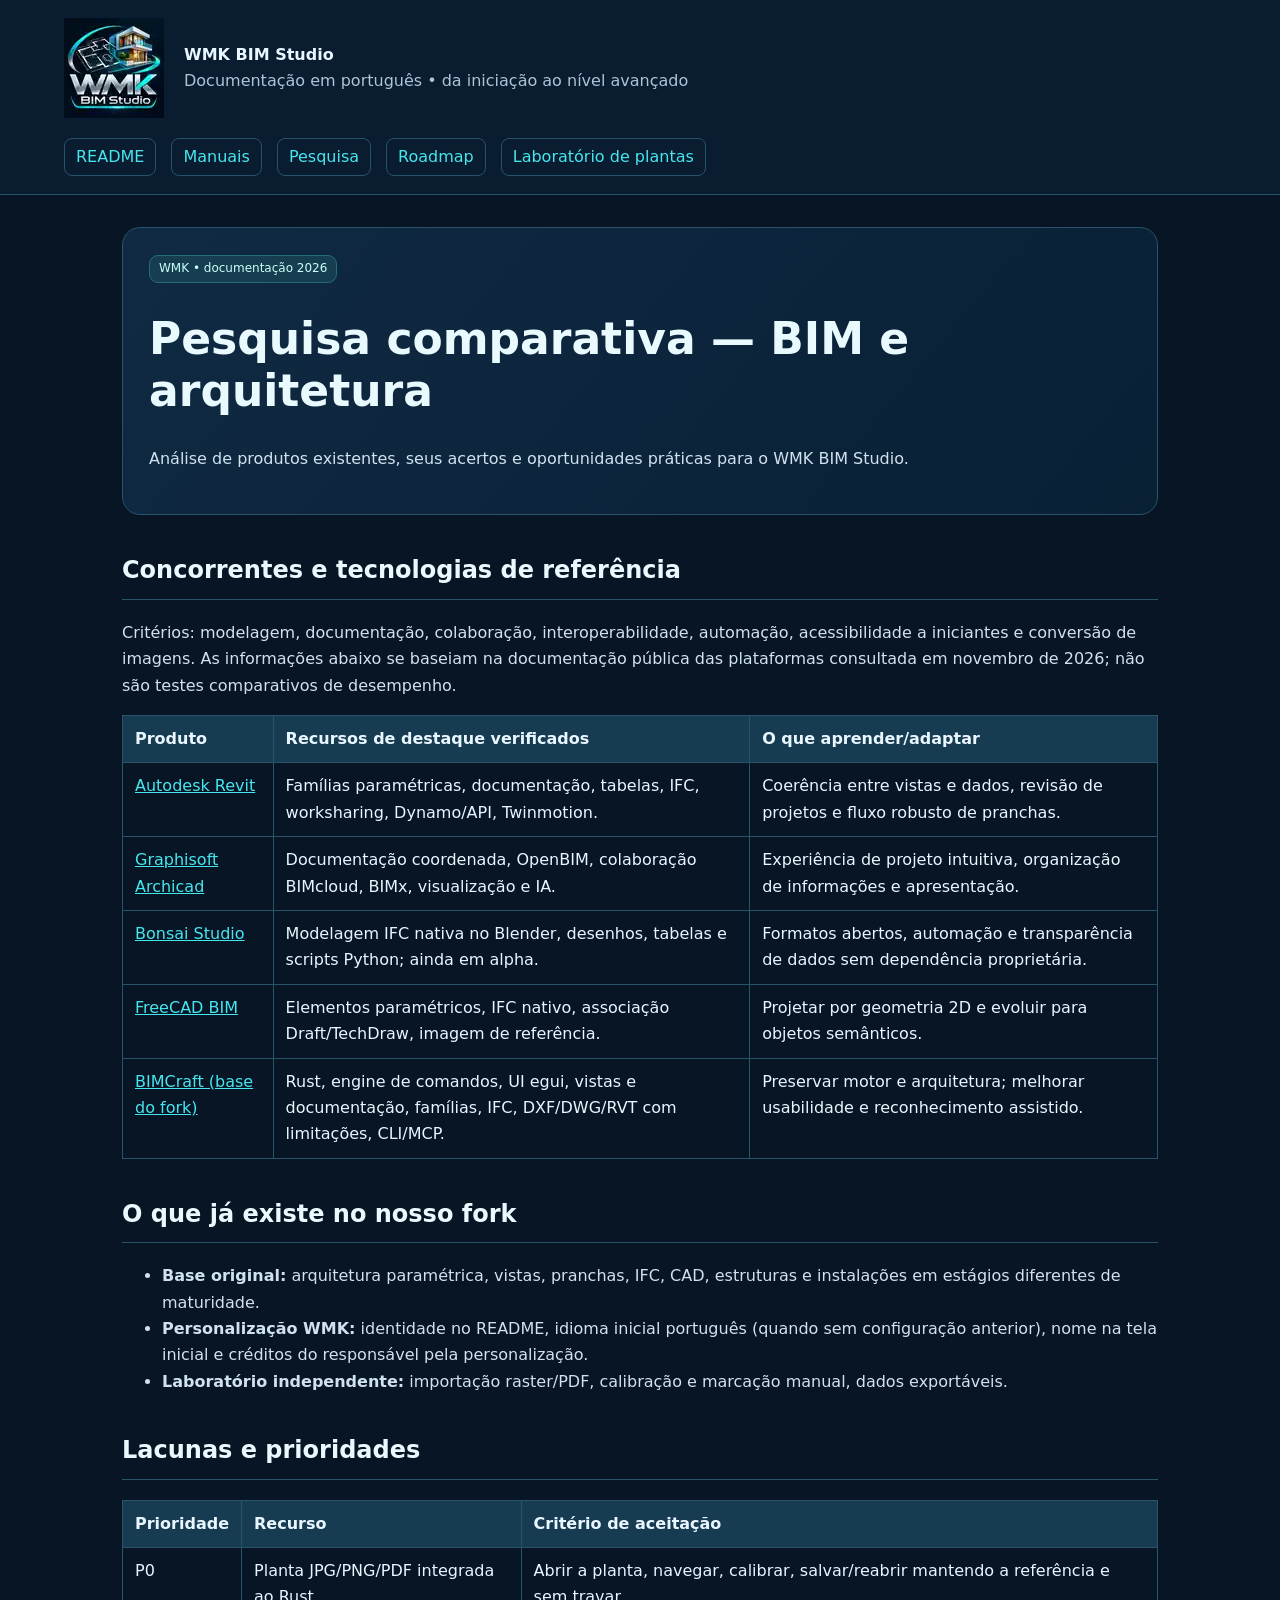
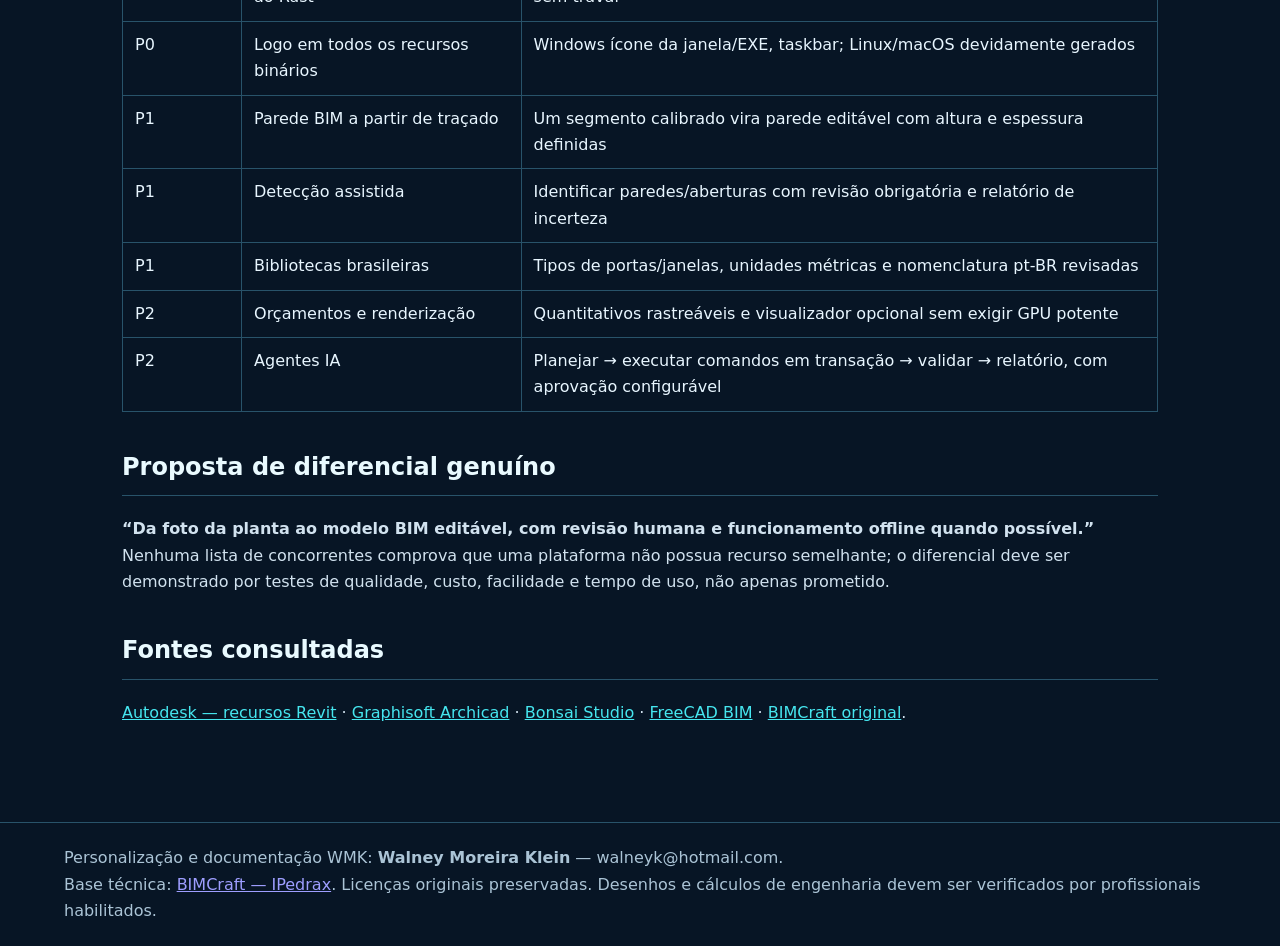
<file: pesquisa.html>
<!DOCTYPE html><html lang="pt-BR"><head><meta charset="utf-8"><meta name="viewport" content="width=device-width,initial-scale=1"><title>Pesquisa comparativa — BIM e arquitetura | WMK BIM Studio</title><link rel="stylesheet" href="manuais/estilo.css"></head><body><header><img src="assets/wmk/logo-aprovada.webp" alt="Logo original WMK BIM Studio"><div><strong>WMK BIM Studio</strong><div class="muted">Documentação em português • da iniciação ao nível avançado</div></div><nav><a href="README.md">README</a><a href="manuais/index.html" style="display:none"> </a><a href="manuais/index.html">Manuais</a><a href="pesquisa.html">Pesquisa</a><a href="roadmap.html">Roadmap</a><a href="tools/planta-baixa/index.html">Laboratório de plantas</a></nav></header><main><div class="hero"><span class="tag">WMK • documentação 2026</span><h1>Pesquisa comparativa — BIM e arquitetura</h1><p>Análise de produtos existentes, seus acertos e oportunidades práticas para o WMK BIM Studio.</p></div><h2>Concorrentes e tecnologias de referência</h2><p>Critérios: modelagem, documentação, colaboração, interoperabilidade, automação, acessibilidade a iniciantes e conversão de imagens. As informações abaixo se baseiam na documentação pública das plataformas consultada em novembro de 2026; não são testes comparativos de desempenho.</p><table><tr><th>Produto</th><th>Recursos de destaque verificados</th><th>O que aprender/adaptar</th></tr><tr><td><a href="https://www.autodesk.com/products/revit/overview">Autodesk Revit</a></td><td>Famílias paramétricas, documentação, tabelas, IFC, worksharing, Dynamo/API, Twinmotion.</td><td>Coerência entre vistas e dados, revisão de projetos e fluxo robusto de pranchas.</td></tr><tr><td><a href="https://www.graphisoft.com/pt-br/plans-and-products/archicad/">Graphisoft Archicad</a></td><td>Documentação coordenada, OpenBIM, colaboração BIMcloud, BIMx, visualização e IA.</td><td>Experiência de projeto intuitiva, organização de informações e apresentação.</td></tr><tr><td><a href="https://bonsaibim.org/studio.html">Bonsai Studio</a></td><td>Modelagem IFC nativa no Blender, desenhos, tabelas e scripts Python; ainda em alpha.</td><td>Formatos abertos, automação e transparência de dados sem dependência proprietária.</td></tr><tr><td><a href="https://github.com/FreeCAD/FreeCAD-documentation/blob/main/wiki/BIM_Workbench.md">FreeCAD BIM</a></td><td>Elementos paramétricos, IFC nativo, associação Draft/TechDraw, imagem de referência.</td><td>Projetar por geometria 2D e evoluir para objetos semânticos.</td></tr><tr><td><a href="https://github.com/IPedrax/BIMCraft">BIMCraft (base do fork)</a></td><td>Rust, engine de comandos, UI egui, vistas e documentação, famílias, IFC, DXF/DWG/RVT com limitações, CLI/MCP.</td><td>Preservar motor e arquitetura; melhorar usabilidade e reconhecimento assistido.</td></tr></table><h2>O que já existe no nosso fork</h2><ul><li><b>Base original:</b> arquitetura paramétrica, vistas, pranchas, IFC, CAD, estruturas e instalações em estágios diferentes de maturidade.</li><li><b>Personalização WMK:</b> identidade no README, idioma inicial português (quando sem configuração anterior), nome na tela inicial e créditos do responsável pela personalização.</li><li><b>Laboratório independente:</b> importação raster/PDF, calibração e marcação manual, dados exportáveis.</li></ul><h2>Lacunas e prioridades</h2><table><tr><th>Prioridade</th><th>Recurso</th><th>Critério de aceitação</th></tr><tr><td>P0</td><td>Planta JPG/PNG/PDF integrada ao Rust</td><td>Abrir a planta, navegar, calibrar, salvar/reabrir mantendo a referência e sem travar</td></tr><tr><td>P0</td><td>Logo em todos os recursos binários</td><td>Windows ícone da janela/EXE, taskbar; Linux/macOS devidamente gerados</td></tr><tr><td>P1</td><td>Parede BIM a partir de traçado</td><td>Um segmento calibrado vira parede editável com altura e espessura definidas</td></tr><tr><td>P1</td><td>Detecção assistida</td><td>Identificar paredes/aberturas com revisão obrigatória e relatório de incerteza</td></tr><tr><td>P1</td><td>Bibliotecas brasileiras</td><td>Tipos de portas/janelas, unidades métricas e nomenclatura pt-BR revisadas</td></tr><tr><td>P2</td><td>Orçamentos e renderização</td><td>Quantitativos rastreáveis e visualizador opcional sem exigir GPU potente</td></tr><tr><td>P2</td><td>Agentes IA</td><td>Planejar → executar comandos em transação → validar → relatório, com aprovação configurável</td></tr></table><h2>Proposta de diferencial genuíno</h2><p><b>“Da foto da planta ao modelo BIM editável, com revisão humana e funcionamento offline quando possível.”</b> Nenhuma lista de concorrentes comprova que uma plataforma não possua recurso semelhante; o diferencial deve ser demonstrado por testes de qualidade, custo, facilidade e tempo de uso, não apenas prometido.</p><h2>Fontes consultadas</h2><p><a href="https://www.autodesk.com/ae/products/revit/features">Autodesk — recursos Revit</a> · <a href="https://www.graphisoft.com/pt-br/plans-and-products/archicad/">Graphisoft Archicad</a> · <a href="https://bonsaibim.org/studio.html">Bonsai Studio</a> · <a href="https://github.com/FreeCAD/FreeCAD-documentation/blob/main/wiki/BIM_Workbench.md">FreeCAD BIM</a> · <a href="https://github.com/IPedrax/BIMCraft/blob/main/README.md">BIMCraft original</a>.</p></main><footer>Personalização e documentação WMK: <strong>Walney Moreira Klein</strong> — walneyk@hotmail.com.<br>Base técnica: <a href="https://github.com/IPedrax/BIMCraft">BIMCraft — IPedrax</a>. Licenças originais preservadas. Desenhos e cálculos de engenharia devem ser verificados por profissionais habilitados.</footer></body></html>
</file>
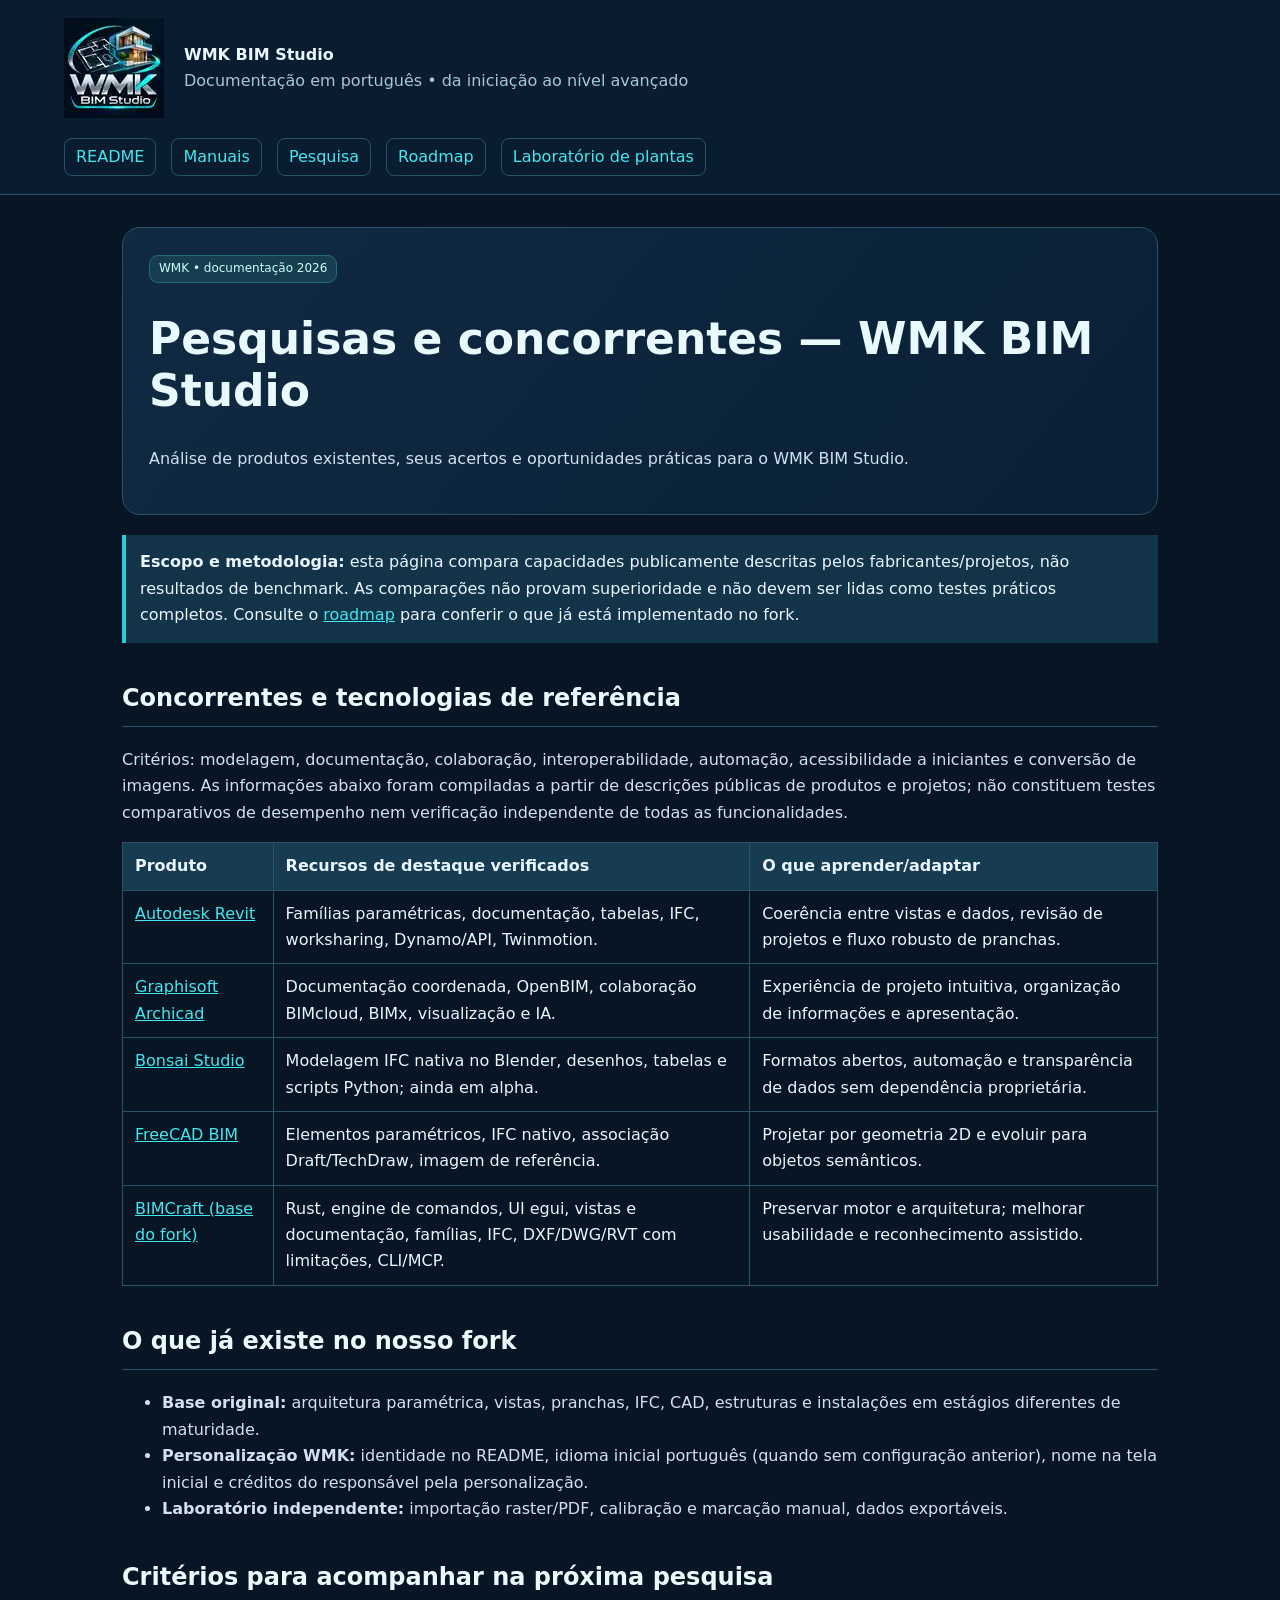
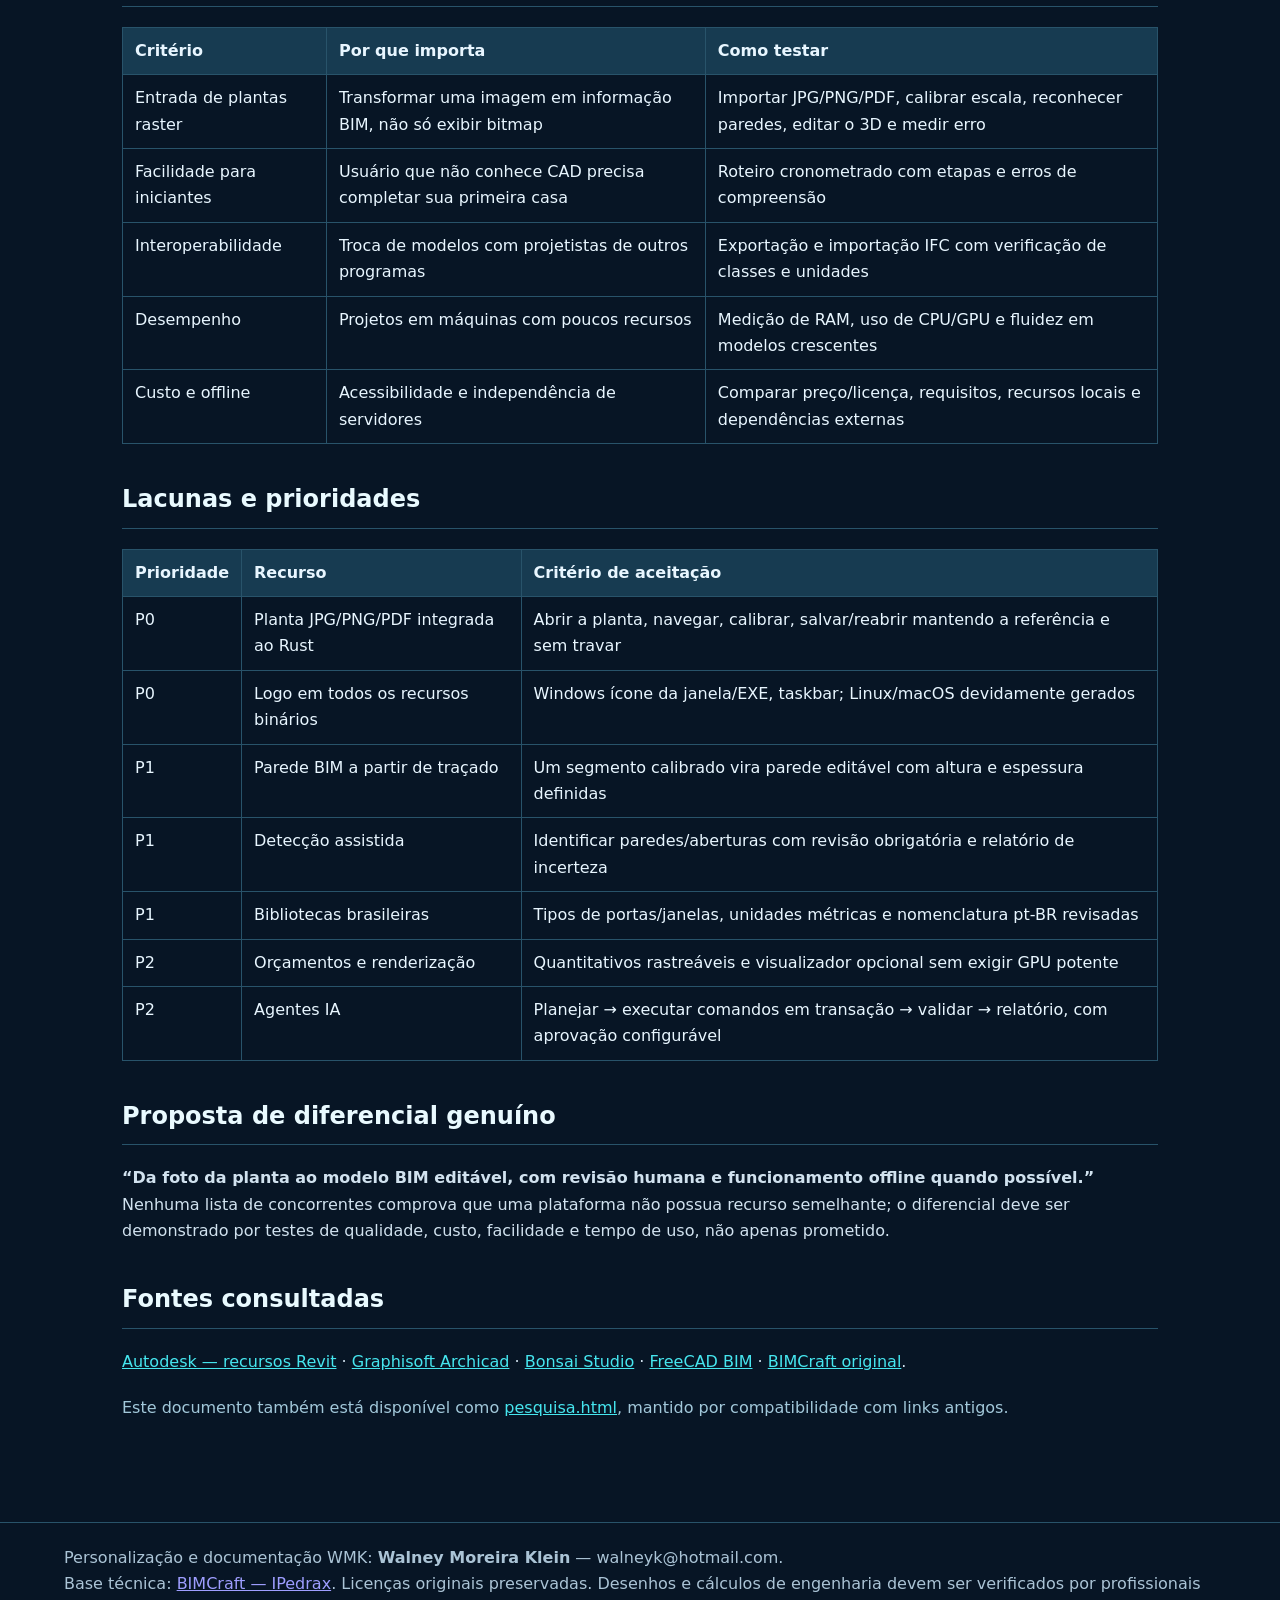
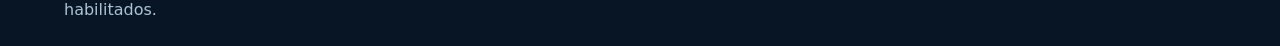
<file: pesquisas.html>
<!DOCTYPE html><html lang="pt-BR"><head><meta charset="utf-8"><meta name="viewport" content="width=device-width,initial-scale=1"><title>Pesquisas e concorrentes BIM | WMK BIM Studio</title><link rel="stylesheet" href="manuais/estilo.css"></head><body><header><img src="assets/wmk/logo-aprovada.webp" alt="Logo original WMK BIM Studio"><div><strong>WMK BIM Studio</strong><div class="muted">Documentação em português • da iniciação ao nível avançado</div></div><nav><a href="README.md">README</a><a href="manuais/index.html" style="display:none"> </a><a href="manuais/index.html">Manuais</a><a href="pesquisas.html">Pesquisa</a><a href="roadmap.html">Roadmap</a><a href="tools/planta-baixa/index.html">Laboratório de plantas</a></nav></header><main><div class="hero"><span class="tag">WMK • documentação 2026</span><h1>Pesquisas e concorrentes — WMK BIM Studio</h1><p>Análise de produtos existentes, seus acertos e oportunidades práticas para o WMK BIM Studio.</p></div><div class="notice" style="border-left:4px solid #2ac9d5;background:#133349;padding:14px;margin:20px 0"><b>Escopo e metodologia:</b> esta página compara capacidades publicamente descritas pelos fabricantes/projetos, não resultados de benchmark. As comparações não provam superioridade e não devem ser lidas como testes práticos completos. Consulte o <a href="roadmap.html">roadmap</a> para conferir o que já está implementado no fork.</div><h2>Concorrentes e tecnologias de referência</h2><p>Critérios: modelagem, documentação, colaboração, interoperabilidade, automação, acessibilidade a iniciantes e conversão de imagens. As informações abaixo foram compiladas a partir de descrições públicas de produtos e projetos; não constituem testes comparativos de desempenho nem verificação independente de todas as funcionalidades.</p><table><tr><th>Produto</th><th>Recursos de destaque verificados</th><th>O que aprender/adaptar</th></tr><tr><td><a href="https://www.autodesk.com/products/revit/overview">Autodesk Revit</a></td><td>Famílias paramétricas, documentação, tabelas, IFC, worksharing, Dynamo/API, Twinmotion.</td><td>Coerência entre vistas e dados, revisão de projetos e fluxo robusto de pranchas.</td></tr><tr><td><a href="https://www.graphisoft.com/pt-br/plans-and-products/archicad/">Graphisoft Archicad</a></td><td>Documentação coordenada, OpenBIM, colaboração BIMcloud, BIMx, visualização e IA.</td><td>Experiência de projeto intuitiva, organização de informações e apresentação.</td></tr><tr><td><a href="https://bonsaibim.org/studio.html">Bonsai Studio</a></td><td>Modelagem IFC nativa no Blender, desenhos, tabelas e scripts Python; ainda em alpha.</td><td>Formatos abertos, automação e transparência de dados sem dependência proprietária.</td></tr><tr><td><a href="https://github.com/FreeCAD/FreeCAD-documentation/blob/main/wiki/BIM_Workbench.md">FreeCAD BIM</a></td><td>Elementos paramétricos, IFC nativo, associação Draft/TechDraw, imagem de referência.</td><td>Projetar por geometria 2D e evoluir para objetos semânticos.</td></tr><tr><td><a href="https://github.com/IPedrax/BIMCraft">BIMCraft (base do fork)</a></td><td>Rust, engine de comandos, UI egui, vistas e documentação, famílias, IFC, DXF/DWG/RVT com limitações, CLI/MCP.</td><td>Preservar motor e arquitetura; melhorar usabilidade e reconhecimento assistido.</td></tr></table><h2>O que já existe no nosso fork</h2><ul><li><b>Base original:</b> arquitetura paramétrica, vistas, pranchas, IFC, CAD, estruturas e instalações em estágios diferentes de maturidade.</li><li><b>Personalização WMK:</b> identidade no README, idioma inicial português (quando sem configuração anterior), nome na tela inicial e créditos do responsável pela personalização.</li><li><b>Laboratório independente:</b> importação raster/PDF, calibração e marcação manual, dados exportáveis.</li></ul><h2>Critérios para acompanhar na próxima pesquisa</h2><table><tr><th>Critério</th><th>Por que importa</th><th>Como testar</th></tr><tr><td>Entrada de plantas raster</td><td>Transformar uma imagem em informação BIM, não só exibir bitmap</td><td>Importar JPG/PNG/PDF, calibrar escala, reconhecer paredes, editar o 3D e medir erro</td></tr><tr><td>Facilidade para iniciantes</td><td>Usuário que não conhece CAD precisa completar sua primeira casa</td><td>Roteiro cronometrado com etapas e erros de compreensão</td></tr><tr><td>Interoperabilidade</td><td>Troca de modelos com projetistas de outros programas</td><td>Exportação e importação IFC com verificação de classes e unidades</td></tr><tr><td>Desempenho</td><td>Projetos em máquinas com poucos recursos</td><td>Medição de RAM, uso de CPU/GPU e fluidez em modelos crescentes</td></tr><tr><td>Custo e offline</td><td>Acessibilidade e independência de servidores</td><td>Comparar preço/licença, requisitos, recursos locais e dependências externas</td></tr></table><h2>Lacunas e prioridades</h2><table><tr><th>Prioridade</th><th>Recurso</th><th>Critério de aceitação</th></tr><tr><td>P0</td><td>Planta JPG/PNG/PDF integrada ao Rust</td><td>Abrir a planta, navegar, calibrar, salvar/reabrir mantendo a referência e sem travar</td></tr><tr><td>P0</td><td>Logo em todos os recursos binários</td><td>Windows ícone da janela/EXE, taskbar; Linux/macOS devidamente gerados</td></tr><tr><td>P1</td><td>Parede BIM a partir de traçado</td><td>Um segmento calibrado vira parede editável com altura e espessura definidas</td></tr><tr><td>P1</td><td>Detecção assistida</td><td>Identificar paredes/aberturas com revisão obrigatória e relatório de incerteza</td></tr><tr><td>P1</td><td>Bibliotecas brasileiras</td><td>Tipos de portas/janelas, unidades métricas e nomenclatura pt-BR revisadas</td></tr><tr><td>P2</td><td>Orçamentos e renderização</td><td>Quantitativos rastreáveis e visualizador opcional sem exigir GPU potente</td></tr><tr><td>P2</td><td>Agentes IA</td><td>Planejar → executar comandos em transação → validar → relatório, com aprovação configurável</td></tr></table><h2>Proposta de diferencial genuíno</h2><p><b>“Da foto da planta ao modelo BIM editável, com revisão humana e funcionamento offline quando possível.”</b> Nenhuma lista de concorrentes comprova que uma plataforma não possua recurso semelhante; o diferencial deve ser demonstrado por testes de qualidade, custo, facilidade e tempo de uso, não apenas prometido.</p><h2>Fontes consultadas</h2><p><a href="https://www.autodesk.com/ae/products/revit/features">Autodesk — recursos Revit</a> · <a href="https://www.graphisoft.com/pt-br/plans-and-products/archicad/">Graphisoft Archicad</a> · <a href="https://bonsaibim.org/studio.html">Bonsai Studio</a> · <a href="https://github.com/FreeCAD/FreeCAD-documentation/blob/main/wiki/BIM_Workbench.md">FreeCAD BIM</a> · <a href="https://github.com/IPedrax/BIMCraft/blob/main/README.md">BIMCraft original</a>.</p><p class="caption" style="margin:20px 0;color:#a2c8da">Este documento também está disponível como <a href="pesquisa.html">pesquisa.html</a>, mantido por compatibilidade com links antigos.</p></main><footer>Personalização e documentação WMK: <strong>Walney Moreira Klein</strong> — walneyk@hotmail.com.<br>Base técnica: <a href="https://github.com/IPedrax/BIMCraft">BIMCraft — IPedrax</a>. Licenças originais preservadas. Desenhos e cálculos de engenharia devem ser verificados por profissionais habilitados.</footer></body></html>
</file>
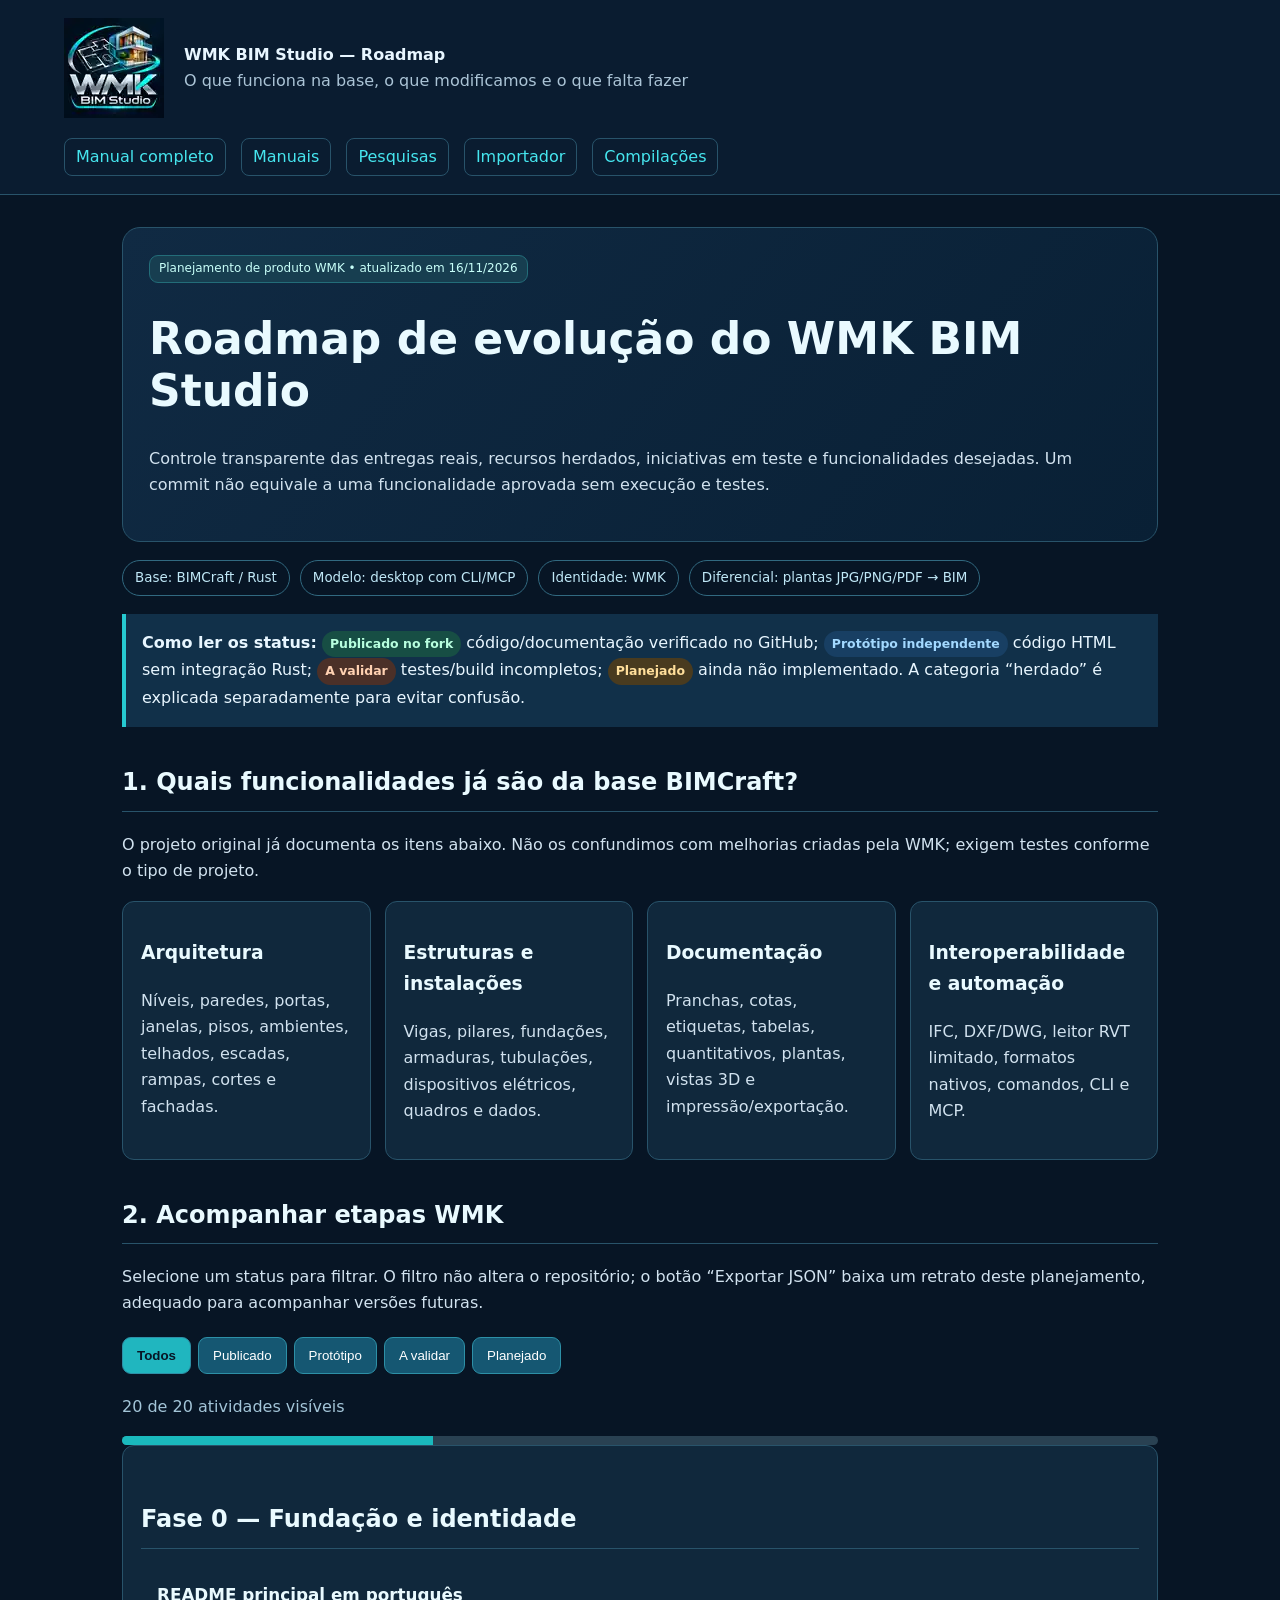
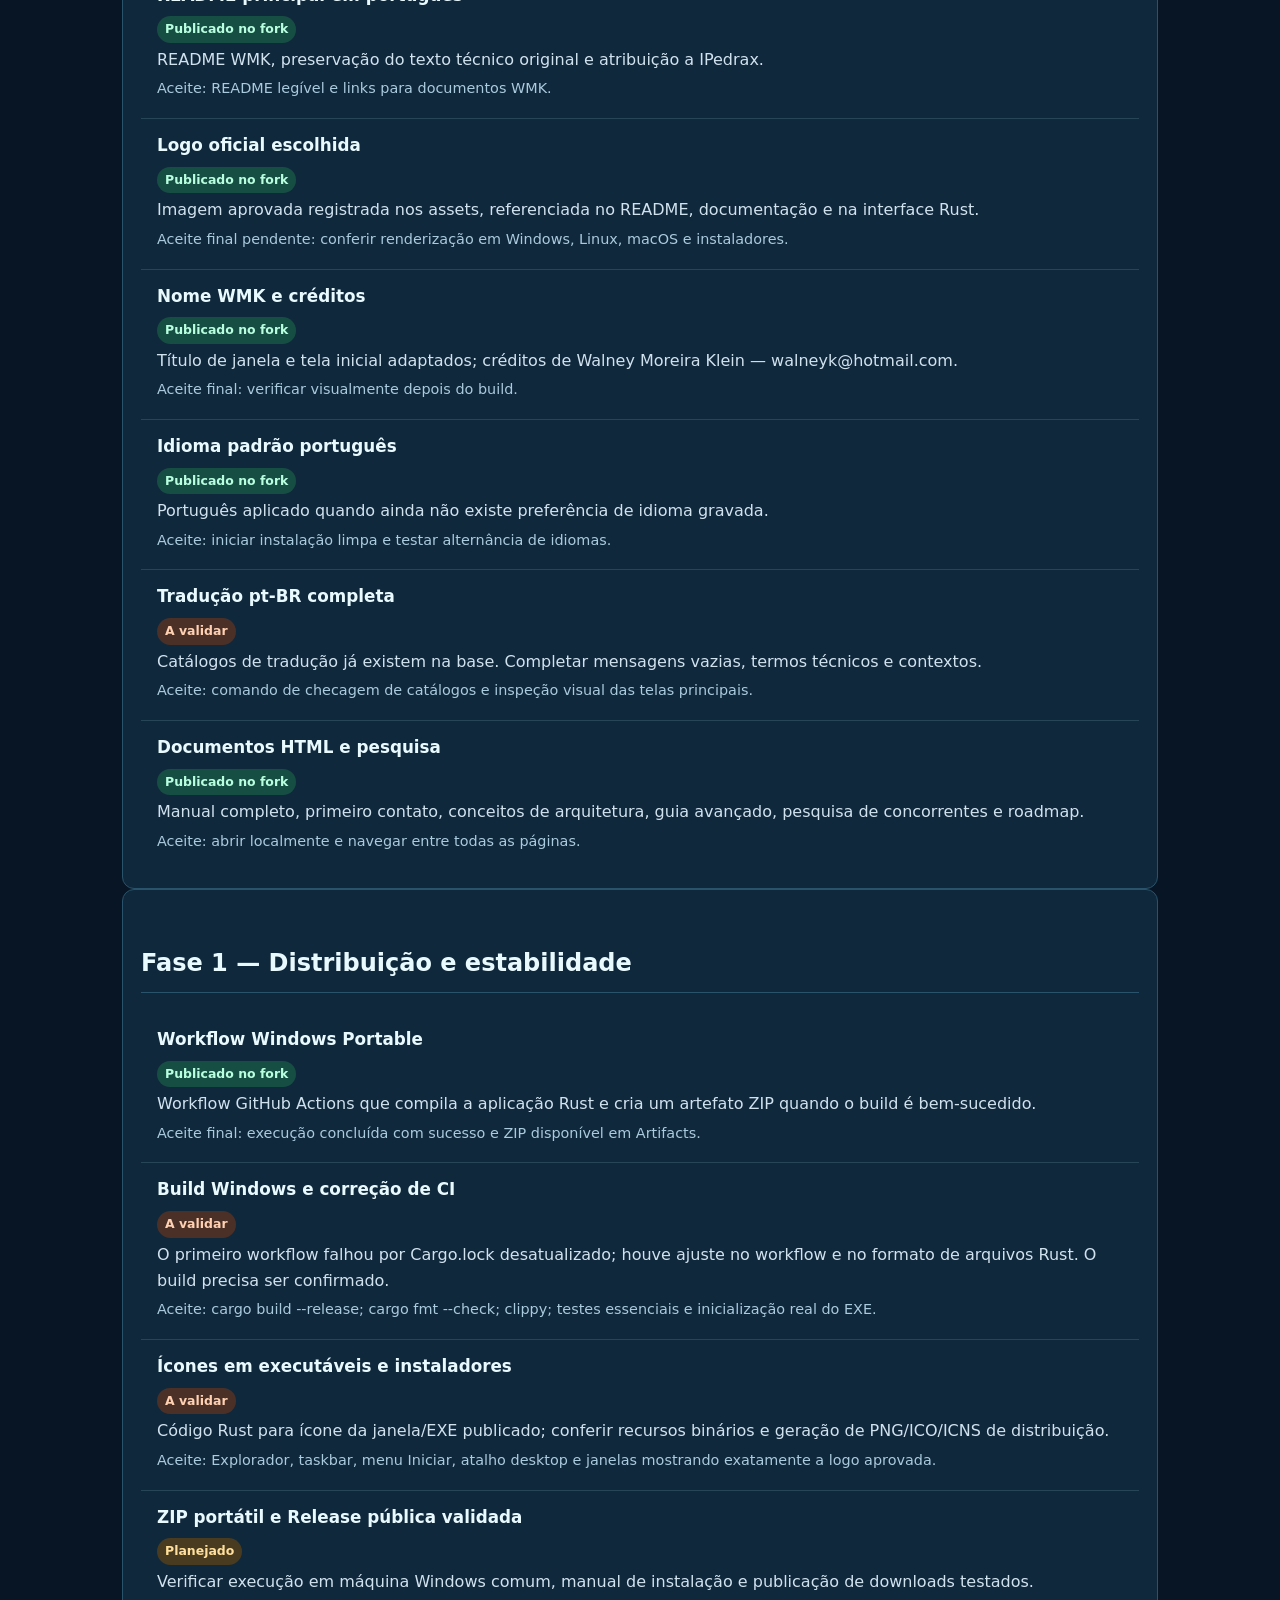
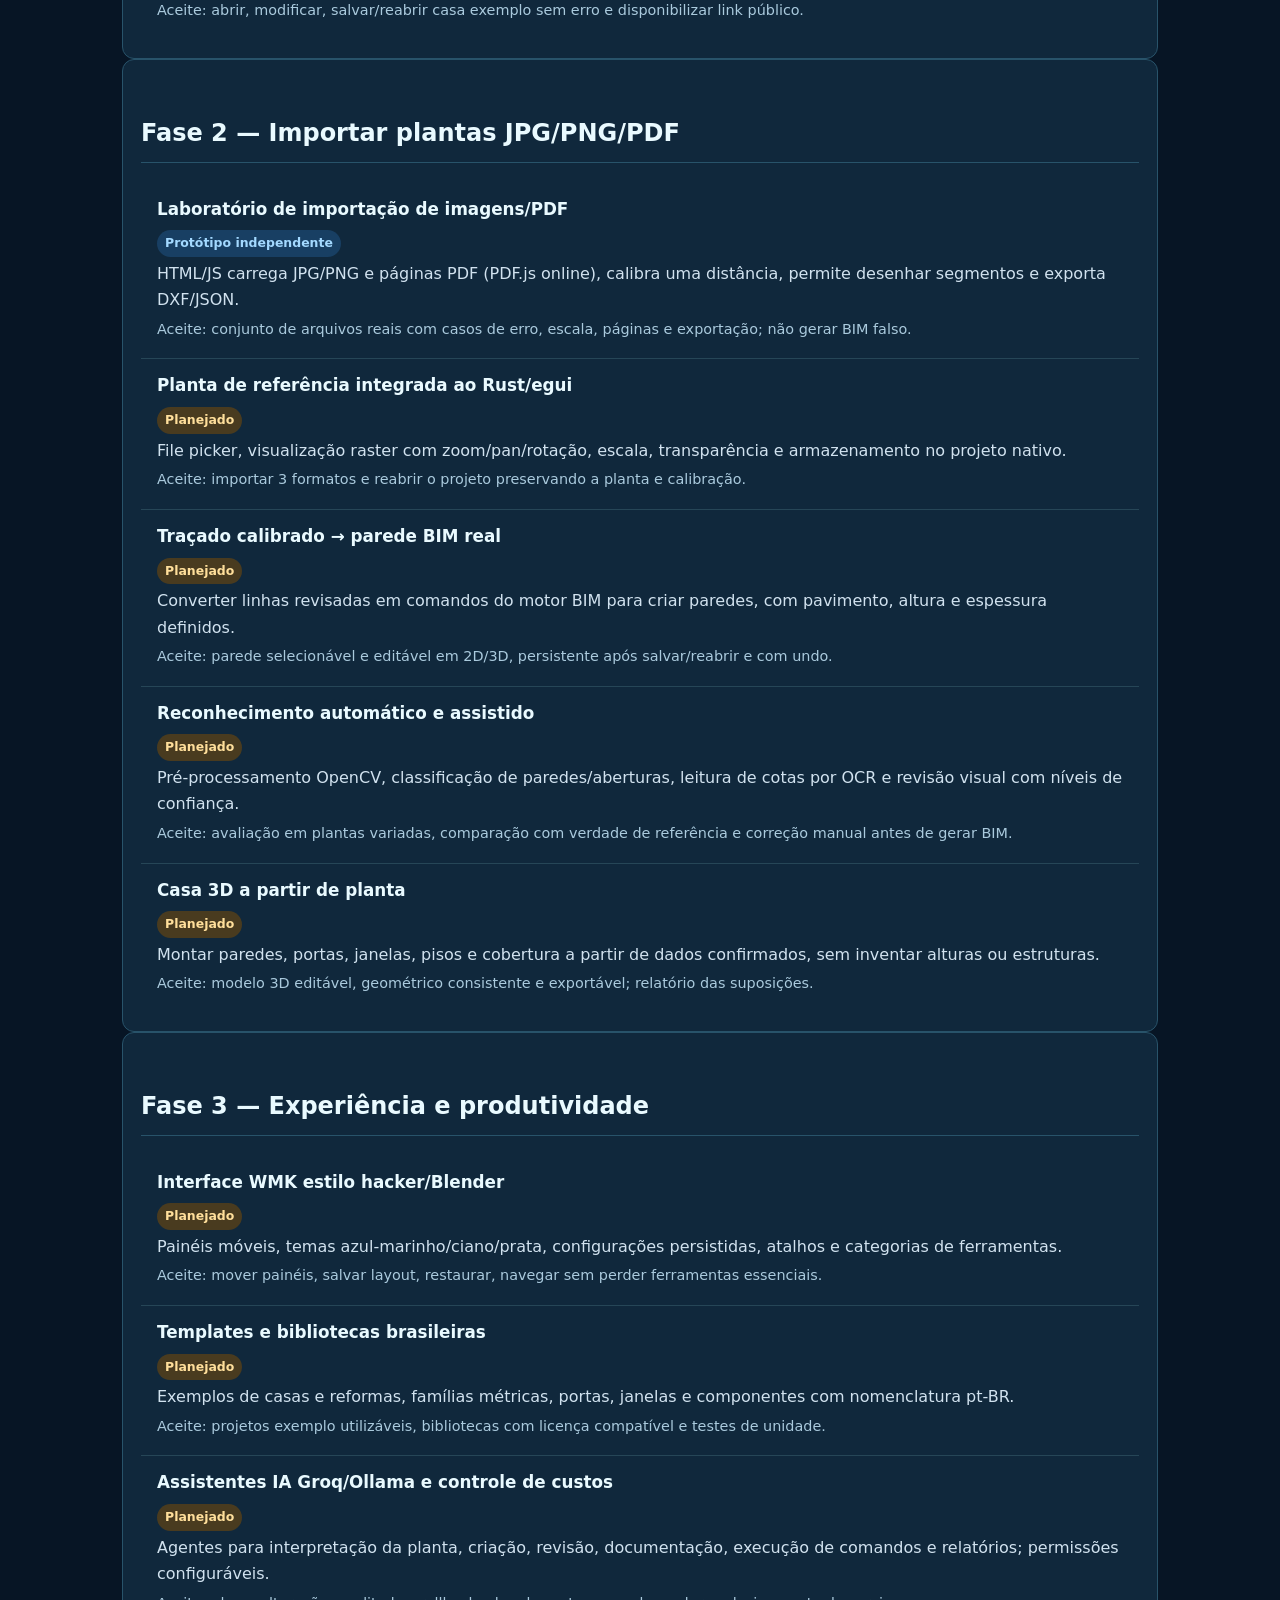
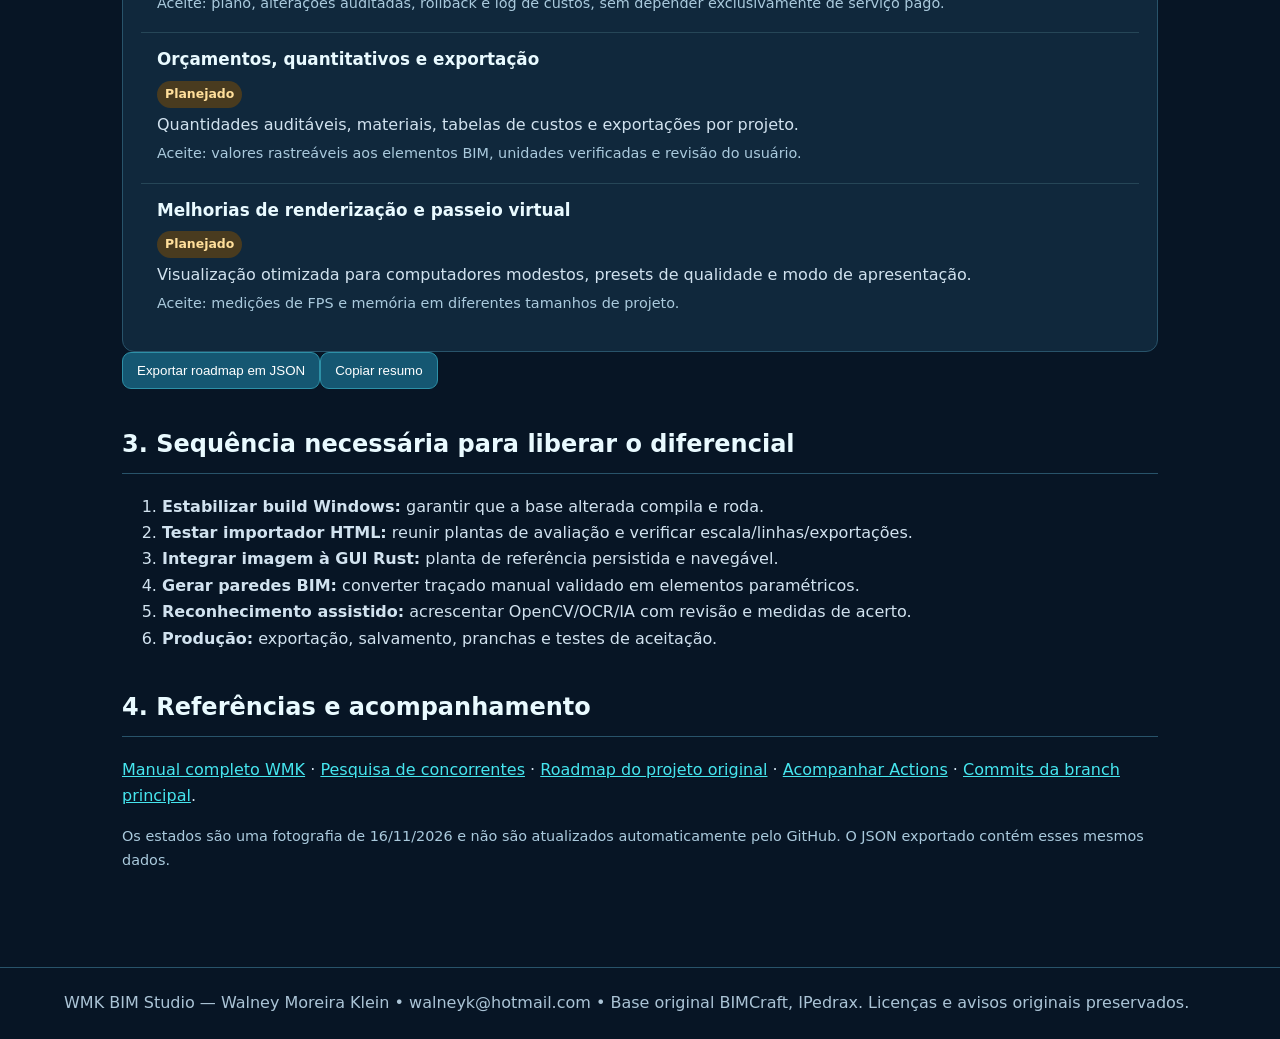
<file: roadmap.html>
<!doctype html><html lang="pt-BR"><head><meta charset="utf-8"><meta name="viewport" content="width=device-width,initial-scale=1"><meta name="description" content="Roadmap técnico WMK BIM Studio: recursos existentes, mudanças e próximas metas com estados transparentes."><title>WMK BIM Studio | Roadmap de evolução</title><link rel="stylesheet" href="manuais/estilo.css"><style>
.meta{display:flex;gap:10px;flex-wrap:wrap;margin:18px 0}.chip{border:1px solid #316980;border-radius:20px;padding:6px 12px;color:#bfe7f6;font-size:.84rem}.filters{display:flex;flex-wrap:wrap;gap:7px;margin:20px 0}.filters button,.actions button{background:#155772;border:1px solid #2d90a7;color:white;border-radius:9px;padding:10px 14px;cursor:pointer}.filters button[aria-pressed=true]{background:#20b6bf;color:#071525;font-weight:700}.roaditem{padding:13px 16px;border-bottom:1px solid #264657}.roaditem:last-child{border-bottom:0}.roaditem h3{font-size:1.05rem;margin:0 0 6px}.roaditem p{margin:4px 0}.status{border-radius:15px;padding:3px 8px;font-size:.78rem;font-weight:700;display:inline-block}.published{background:#174e44;color:#b8ffdf}.prototype{background:#183f63;color:#a3d9ff}.planned{background:#493b1f;color:#ffdf9b}.validation{background:#4b3028;color:#ffd1b2}.caption{font-size:.9rem;color:#aacadd}.pillbox{display:flex;flex-wrap:wrap;gap:6px;margin:8px 0}#count{color:#a3c5d8}.progress{height:9px;border-radius:9px;background:#294152;overflow:hidden}.progress>div{height:100%;background:#1ab9bd}.navtabs{display:flex;flex-wrap:wrap;gap:9px}.navtabs a{padding:6px 10px;background:#143349;border:1px solid #2e566f;border-radius:8px}pre{white-space:pre-wrap}html{scroll-behavior:smooth}</style></head><body>
<header><img src="assets/wmk/logo-aprovada.webp" alt="Logo original WMK BIM Studio"><div><strong>WMK BIM Studio — Roadmap</strong><div class="muted">O que funciona na base, o que modificamos e o que falta fazer</div></div><nav><a href="manuais/manual-completo.html">Manual completo</a><a href="manuais/index.html">Manuais</a><a href="pesquisas.html">Pesquisas</a><a href="tools/planta-baixa/index.html">Importador</a><a href="https://github.com/WalneyNF/WMK-BIM-STUDIO/actions">Compilações</a></nav></header>
<main><div class="hero"><span class="tag">Planejamento de produto WMK • atualizado em 16/11/2026</span><h1>Roadmap de evolução do WMK BIM Studio</h1><p>Controle transparente das entregas reais, recursos herdados, iniciativas em teste e funcionalidades desejadas. Um commit não equivale a uma funcionalidade aprovada sem execução e testes.</p></div>
<div class="meta"><span class="chip">Base: BIMCraft / Rust</span><span class="chip">Modelo: desktop com CLI/MCP</span><span class="chip">Identidade: WMK</span><span class="chip">Diferencial: plantas JPG/PNG/PDF → BIM</span></div>
<div class="notice" style="padding:16px;border-left:4px solid #26c9d1;background:#113049"><b>Como ler os status:</b> <span class="status published">Publicado no fork</span> código/documentação verificado no GitHub; <span class="status prototype">Protótipo independente</span> código HTML sem integração Rust; <span class="status validation">A validar</span> testes/build incompletos; <span class="status planned">Planejado</span> ainda não implementado. A categoria “herdado” é explicada separadamente para evitar confusão.</div>
<h2 id="visao">1. Quais funcionalidades já são da base BIMCraft?</h2><p>O projeto original já documenta os itens abaixo. Não os confundimos com melhorias criadas pela WMK; exigem testes conforme o tipo de projeto.</p>
<div class="grid"><div class="card"><h3>Arquitetura</h3><p>Níveis, paredes, portas, janelas, pisos, ambientes, telhados, escadas, rampas, cortes e fachadas.</p></div><div class="card"><h3>Estruturas e instalações</h3><p>Vigas, pilares, fundações, armaduras, tubulações, dispositivos elétricos, quadros e dados.</p></div><div class="card"><h3>Documentação</h3><p>Pranchas, cotas, etiquetas, tabelas, quantitativos, plantas, vistas 3D e impressão/exportação.</p></div><div class="card"><h3>Interoperabilidade e automação</h3><p>IFC, DXF/DWG, leitor RVT limitado, formatos nativos, comandos, CLI e MCP.</p></div></div>
<h2 id="etapas">2. Acompanhar etapas WMK</h2><p>Selecione um status para filtrar. O filtro não altera o repositório; o botão “Exportar JSON” baixa um retrato deste planejamento, adequado para acompanhar versões futuras.</p>
<div class="filters" role="group" aria-label="Filtrar roadmap">
<button data-filter="all" aria-pressed="true">Todos</button>
<button data-filter="published" aria-pressed="false">Publicado</button>
<button data-filter="prototype" aria-pressed="false">Protótipo</button>
<button data-filter="validation" aria-pressed="false">A validar</button>
<button data-filter="planned" aria-pressed="false">Planejado</button></div>
<p id="count"></p><div class="progress" aria-label="Proporção de itens publicados dentro do escopo listado"><div id="progressbar" style="width:0"></div></div>
<div id="items">
<section class="card"><h2>Fase 0 — Fundação e identidade</h2>
<div class="roaditem" data-status="published" data-priority="P0"><h3>README principal em português</h3><span class="status published">Publicado no fork</span><p>README WMK, preservação do texto técnico original e atribuição a IPedrax.</p><p class="caption">Aceite: README legível e links para documentos WMK.</p></div>
<div class="roaditem" data-status="published" data-priority="P0"><h3>Logo oficial escolhida</h3><span class="status published">Publicado no fork</span><p>Imagem aprovada registrada nos assets, referenciada no README, documentação e na interface Rust.</p><p class="caption">Aceite final pendente: conferir renderização em Windows, Linux, macOS e instaladores.</p></div>
<div class="roaditem" data-status="published" data-priority="P0"><h3>Nome WMK e créditos</h3><span class="status published">Publicado no fork</span><p>Título de janela e tela inicial adaptados; créditos de Walney Moreira Klein — walneyk@hotmail.com.</p><p class="caption">Aceite final: verificar visualmente depois do build.</p></div>
<div class="roaditem" data-status="published" data-priority="P1"><h3>Idioma padrão português</h3><span class="status published">Publicado no fork</span><p>Português aplicado quando ainda não existe preferência de idioma gravada.</p><p class="caption">Aceite: iniciar instalação limpa e testar alternância de idiomas.</p></div>
<div class="roaditem" data-status="validation" data-priority="P1"><h3>Tradução pt-BR completa</h3><span class="status validation">A validar</span><p>Catálogos de tradução já existem na base. Completar mensagens vazias, termos técnicos e contextos.</p><p class="caption">Aceite: comando de checagem de catálogos e inspeção visual das telas principais.</p></div>
<div class="roaditem" data-status="published" data-priority="P1"><h3>Documentos HTML e pesquisa</h3><span class="status published">Publicado no fork</span><p>Manual completo, primeiro contato, conceitos de arquitetura, guia avançado, pesquisa de concorrentes e roadmap.</p><p class="caption">Aceite: abrir localmente e navegar entre todas as páginas.</p></div>
</section>
<section class="card"><h2>Fase 1 — Distribuição e estabilidade</h2>
<div class="roaditem" data-status="published" data-priority="P0"><h3>Workflow Windows Portable</h3><span class="status published">Publicado no fork</span><p>Workflow GitHub Actions que compila a aplicação Rust e cria um artefato ZIP quando o build é bem-sucedido.</p><p class="caption">Aceite final: execução concluída com sucesso e ZIP disponível em Artifacts.</p></div>
<div class="roaditem" data-status="validation" data-priority="P0"><h3>Build Windows e correção de CI</h3><span class="status validation">A validar</span><p>O primeiro workflow falhou por Cargo.lock desatualizado; houve ajuste no workflow e no formato de arquivos Rust. O build precisa ser confirmado.</p><p class="caption">Aceite: cargo build --release; cargo fmt --check; clippy; testes essenciais e inicialização real do EXE.</p></div>
<div class="roaditem" data-status="validation" data-priority="P0"><h3>Ícones em executáveis e instaladores</h3><span class="status validation">A validar</span><p>Código Rust para ícone da janela/EXE publicado; conferir recursos binários e geração de PNG/ICO/ICNS de distribuição.</p><p class="caption">Aceite: Explorador, taskbar, menu Iniciar, atalho desktop e janelas mostrando exatamente a logo aprovada.</p></div>
<div class="roaditem" data-status="planned" data-priority="P1"><h3>ZIP portátil e Release pública validada</h3><span class="status planned">Planejado</span><p>Verificar execução em máquina Windows comum, manual de instalação e publicação de downloads testados.</p><p class="caption">Aceite: abrir, modificar, salvar/reabrir casa exemplo sem erro e disponibilizar link público.</p></div>
</section>
<section class="card"><h2>Fase 2 — Importar plantas JPG/PNG/PDF</h2>
<div class="roaditem" data-status="prototype" data-priority="P0"><h3>Laboratório de importação de imagens/PDF</h3><span class="status prototype">Protótipo independente</span><p>HTML/JS carrega JPG/PNG e páginas PDF (PDF.js online), calibra uma distância, permite desenhar segmentos e exporta DXF/JSON.</p><p class="caption">Aceite: conjunto de arquivos reais com casos de erro, escala, páginas e exportação; não gerar BIM falso.</p></div>
<div class="roaditem" data-status="planned" data-priority="P0"><h3>Planta de referência integrada ao Rust/egui</h3><span class="status planned">Planejado</span><p>File picker, visualização raster com zoom/pan/rotação, escala, transparência e armazenamento no projeto nativo.</p><p class="caption">Aceite: importar 3 formatos e reabrir o projeto preservando a planta e calibração.</p></div>
<div class="roaditem" data-status="planned" data-priority="P0"><h3>Traçado calibrado → parede BIM real</h3><span class="status planned">Planejado</span><p>Converter linhas revisadas em comandos do motor BIM para criar paredes, com pavimento, altura e espessura definidos.</p><p class="caption">Aceite: parede selecionável e editável em 2D/3D, persistente após salvar/reabrir e com undo.</p></div>
<div class="roaditem" data-status="planned" data-priority="P1"><h3>Reconhecimento automático e assistido</h3><span class="status planned">Planejado</span><p>Pré-processamento OpenCV, classificação de paredes/aberturas, leitura de cotas por OCR e revisão visual com níveis de confiança.</p><p class="caption">Aceite: avaliação em plantas variadas, comparação com verdade de referência e correção manual antes de gerar BIM.</p></div>
<div class="roaditem" data-status="planned" data-priority="P1"><h3>Casa 3D a partir de planta</h3><span class="status planned">Planejado</span><p>Montar paredes, portas, janelas, pisos e cobertura a partir de dados confirmados, sem inventar alturas ou estruturas.</p><p class="caption">Aceite: modelo 3D editável, geométrico consistente e exportável; relatório das suposições.</p></div>
</section>
<section class="card"><h2>Fase 3 — Experiência e produtividade</h2>
<div class="roaditem" data-status="planned" data-priority="P1"><h3>Interface WMK estilo hacker/Blender</h3><span class="status planned">Planejado</span><p>Painéis móveis, temas azul-marinho/ciano/prata, configurações persistidas, atalhos e categorias de ferramentas.</p><p class="caption">Aceite: mover painéis, salvar layout, restaurar, navegar sem perder ferramentas essenciais.</p></div>
<div class="roaditem" data-status="planned" data-priority="P1"><h3>Templates e bibliotecas brasileiras</h3><span class="status planned">Planejado</span><p>Exemplos de casas e reformas, famílias métricas, portas, janelas e componentes com nomenclatura pt-BR.</p><p class="caption">Aceite: projetos exemplo utilizáveis, bibliotecas com licença compatível e testes de unidade.</p></div>
<div class="roaditem" data-status="planned" data-priority="P2"><h3>Assistentes IA Groq/Ollama e controle de custos</h3><span class="status planned">Planejado</span><p>Agentes para interpretação da planta, criação, revisão, documentação, execução de comandos e relatórios; permissões configuráveis.</p><p class="caption">Aceite: plano, alterações auditadas, rollback e log de custos, sem depender exclusivamente de serviço pago.</p></div>
<div class="roaditem" data-status="planned" data-priority="P2"><h3>Orçamentos, quantitativos e exportação</h3><span class="status planned">Planejado</span><p>Quantidades auditáveis, materiais, tabelas de custos e exportações por projeto.</p><p class="caption">Aceite: valores rastreáveis aos elementos BIM, unidades verificadas e revisão do usuário.</p></div>
<div class="roaditem" data-status="planned" data-priority="P2"><h3>Melhorias de renderização e passeio virtual</h3><span class="status planned">Planejado</span><p>Visualização otimizada para computadores modestos, presets de qualidade e modo de apresentação.</p><p class="caption">Aceite: medições de FPS e memória em diferentes tamanhos de projeto.</p></div>
</section></div>
<div class="actions"><button id="export">Exportar roadmap em JSON</button><button id="copy">Copiar resumo</button></div>
<h2 id="fluxo">3. Sequência necessária para liberar o diferencial</h2>
<ol><li><b>Estabilizar build Windows:</b> garantir que a base alterada compila e roda.</li><li><b>Testar importador HTML:</b> reunir plantas de avaliação e verificar escala/linhas/exportações.</li><li><b>Integrar imagem à GUI Rust:</b> planta de referência persistida e navegável.</li><li><b>Gerar paredes BIM:</b> converter traçado manual validado em elementos paramétricos.</li><li><b>Reconhecimento assistido:</b> acrescentar OpenCV/OCR/IA com revisão e medidas de acerto.</li><li><b>Produção:</b> exportação, salvamento, pranchas e testes de aceitação.</li></ol>
<h2 id="fontes">4. Referências e acompanhamento</h2><p><a href="manuais/manual-completo.html">Manual completo WMK</a> · <a href="pesquisas.html">Pesquisa de concorrentes</a> · <a href="ROADMAP.md">Roadmap do projeto original</a> · <a href="https://github.com/WalneyNF/WMK-BIM-STUDIO/actions">Acompanhar Actions</a> · <a href="https://github.com/WalneyNF/WMK-BIM-STUDIO/commits/main/">Commits da branch principal</a>.</p><p class="caption">Os estados são uma fotografia de 16/11/2026 e não são atualizados automaticamente pelo GitHub. O JSON exportado contém esses mesmos dados.</p>
</main><footer>WMK BIM Studio — Walney Moreira Klein • walneyk@hotmail.com • Base original BIMCraft, IPedrax. Licenças e avisos originais preservados.</footer>
<script>(()=>{'use strict';const nodes=[...document.querySelectorAll('.roaditem')],buttons=[...document.querySelectorAll('[data-filter]')],count=document.getElementById('count');let active='all';function refresh(){let shown=0;nodes.forEach(n=>{let show=active==='all'||n.dataset.status===active;n.hidden=!show;if(show)shown++});buttons.forEach(b=>b.setAttribute('aria-pressed',String(b.dataset.filter===active)));count.textContent=shown+' de '+nodes.length+' atividades visíveis';let done=nodes.filter(x=>x.dataset.status==='published').length;document.getElementById('progressbar').style.width=(100*done/nodes.length).toFixed(1)+'%'}buttons.forEach(b=>b.onclick=()=>{active=b.dataset.filter;refresh()});const data=()=>({product:'WMK BIM Studio',snapshot_date:'2026-11-16',note:'Estados declarados na documentação; não refletem CI em tempo real',tasks:nodes.map(n=>({phase:n.closest('section.card')?.querySelector('h2')?.textContent?.trim()||'',title:n.querySelector('h3')?.textContent.trim(),status:n.dataset.status,priority:n.dataset.priority,description:n.querySelector('p')?.textContent?.trim(),acceptance:n.querySelector('.caption')?.textContent?.trim()}))});document.getElementById('export').onclick=()=>{const blob=new Blob([JSON.stringify(data(),null,2)],{type:'application/json'}),url=URL.createObjectURL(blob),a=document.createElement('a');a.href=url;a.download='WMK-BIM-Studio-roadmap-2026-11-16.json';a.click();setTimeout(()=>URL.revokeObjectURL(url),1000)};document.getElementById('copy').onclick=()=>{const txt=data().tasks.map(x=>x.status+' | '+x.priority+' | '+x.title).join('\n');if(navigator.clipboard?.writeText){navigator.clipboard.writeText(txt).then(()=>{count.textContent='Resumo copiado para área de transferência.'}).catch(()=>{count.textContent='Não foi possível copiar; use exportar JSON.'})}else{count.textContent='Copiar indisponível neste navegador; use exportar JSON.'}};refresh()})()</script>
</body></html>
</file>
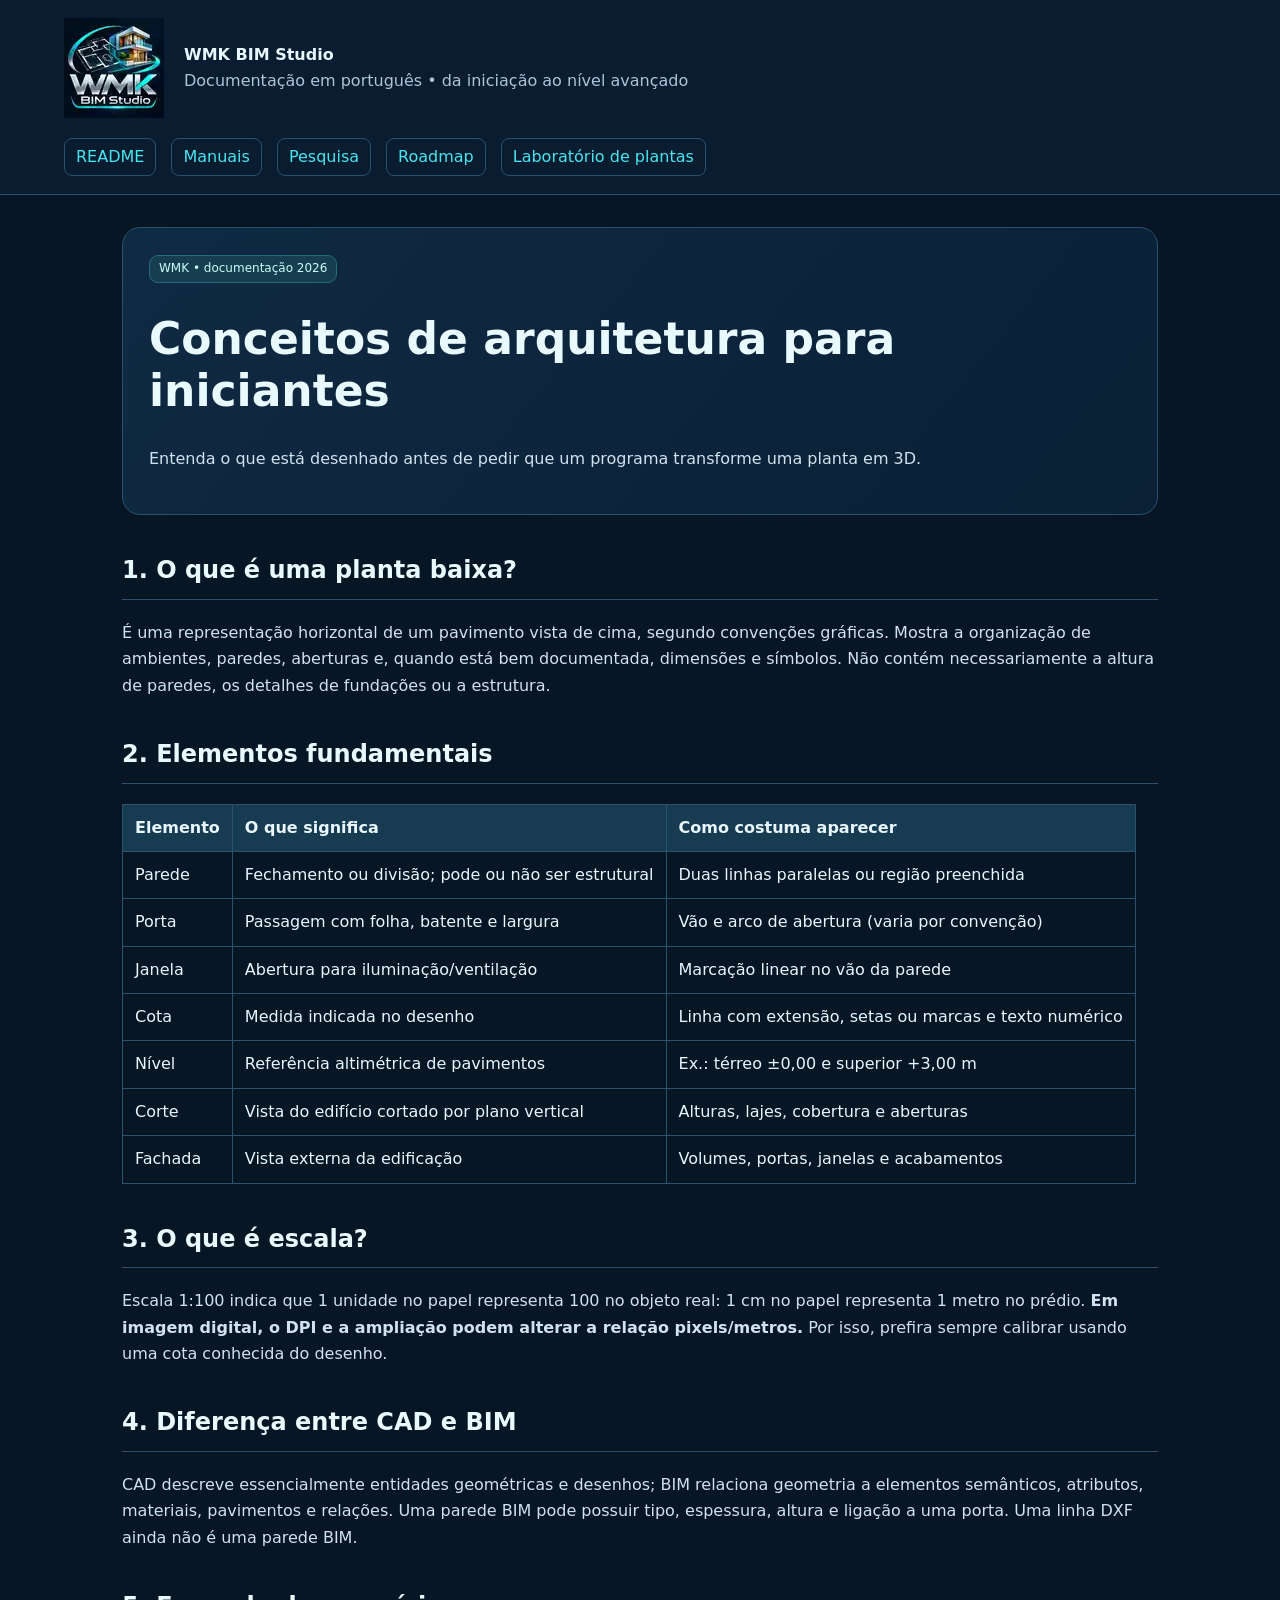
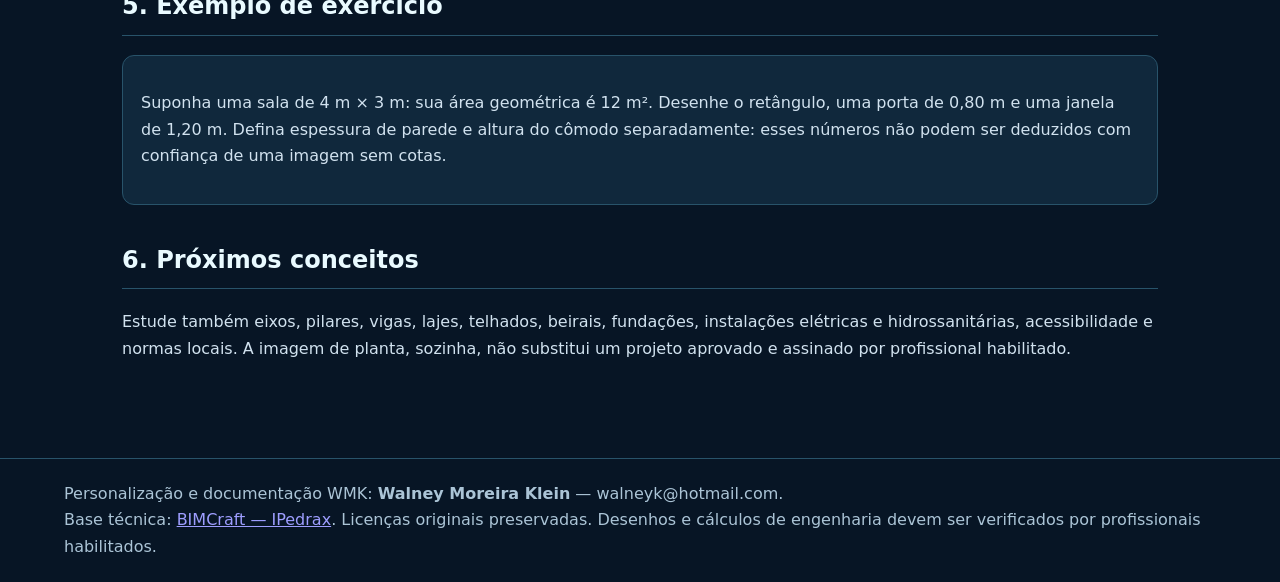
<file: manuais/arquitetura-basica.html>
<!DOCTYPE html><html lang="pt-BR"><head><meta charset="utf-8"><meta name="viewport" content="width=device-width,initial-scale=1"><title>Conceitos de arquitetura para iniciantes | WMK BIM Studio</title><link rel="stylesheet" href="estilo.css"></head><body><header><img src="../assets/wmk/logo-aprovada.webp" alt="Logo original WMK BIM Studio"><div><strong>WMK BIM Studio</strong><div class="muted">Documentação em português • da iniciação ao nível avançado</div></div><nav><a href="../README.md">README</a><a href=" index.html" style="display:none"> </a><a href="../manuais/index.html">Manuais</a><a href="../pesquisa.html">Pesquisa</a><a href="../roadmap.html">Roadmap</a><a href="../tools/planta-baixa/index.html">Laboratório de plantas</a></nav></header><main><div class="hero"><span class="tag">WMK • documentação 2026</span><h1>Conceitos de arquitetura para iniciantes</h1><p>Entenda o que está desenhado antes de pedir que um programa transforme uma planta em 3D.</p></div><h2>1. O que é uma planta baixa?</h2><p>É uma representação horizontal de um pavimento vista de cima, segundo convenções gráficas. Mostra a organização de ambientes, paredes, aberturas e, quando está bem documentada, dimensões e símbolos. Não contém necessariamente a altura de paredes, os detalhes de fundações ou a estrutura.</p><h2>2. Elementos fundamentais</h2><table><tr><th>Elemento</th><th>O que significa</th><th>Como costuma aparecer</th></tr><tr><td>Parede</td><td>Fechamento ou divisão; pode ou não ser estrutural</td><td>Duas linhas paralelas ou região preenchida</td></tr><tr><td>Porta</td><td>Passagem com folha, batente e largura</td><td>Vão e arco de abertura (varia por convenção)</td></tr><tr><td>Janela</td><td>Abertura para iluminação/ventilação</td><td>Marcação linear no vão da parede</td></tr><tr><td>Cota</td><td>Medida indicada no desenho</td><td>Linha com extensão, setas ou marcas e texto numérico</td></tr><tr><td>Nível</td><td>Referência altimétrica de pavimentos</td><td>Ex.: térreo ±0,00 e superior +3,00 m</td></tr><tr><td>Corte</td><td>Vista do edifício cortado por plano vertical</td><td>Alturas, lajes, cobertura e aberturas</td></tr><tr><td>Fachada</td><td>Vista externa da edificação</td><td>Volumes, portas, janelas e acabamentos</td></tr></table><h2>3. O que é escala?</h2><p>Escala 1:100 indica que 1 unidade no papel representa 100 no objeto real: 1 cm no papel representa 1 metro no prédio. <b>Em imagem digital, o DPI e a ampliação podem alterar a relação pixels/metros.</b> Por isso, prefira sempre calibrar usando uma cota conhecida do desenho.</p><h2>4. Diferença entre CAD e BIM</h2><p>CAD descreve essencialmente entidades geométricas e desenhos; BIM relaciona geometria a elementos semânticos, atributos, materiais, pavimentos e relações. Uma parede BIM pode possuir tipo, espessura, altura e ligação a uma porta. Uma linha DXF ainda não é uma parede BIM.</p><h2>5. Exemplo de exercício</h2><div class="card"><p>Suponha uma sala de 4 m × 3 m: sua área geométrica é 12 m². Desenhe o retângulo, uma porta de 0,80 m e uma janela de 1,20 m. Defina espessura de parede e altura do cômodo separadamente: esses números não podem ser deduzidos com confiança de uma imagem sem cotas.</p></div><h2>6. Próximos conceitos</h2><p>Estude também eixos, pilares, vigas, lajes, telhados, beirais, fundações, instalações elétricas e hidrossanitárias, acessibilidade e normas locais. A imagem de planta, sozinha, não substitui um projeto aprovado e assinado por profissional habilitado.</p></main><footer>Personalização e documentação WMK: <strong>Walney Moreira Klein</strong> — walneyk@hotmail.com.<br>Base técnica: <a href="https://github.com/IPedrax/BIMCraft">BIMCraft — IPedrax</a>. Licenças originais preservadas. Desenhos e cálculos de engenharia devem ser verificados por profissionais habilitados.</footer></body></html>
</file>
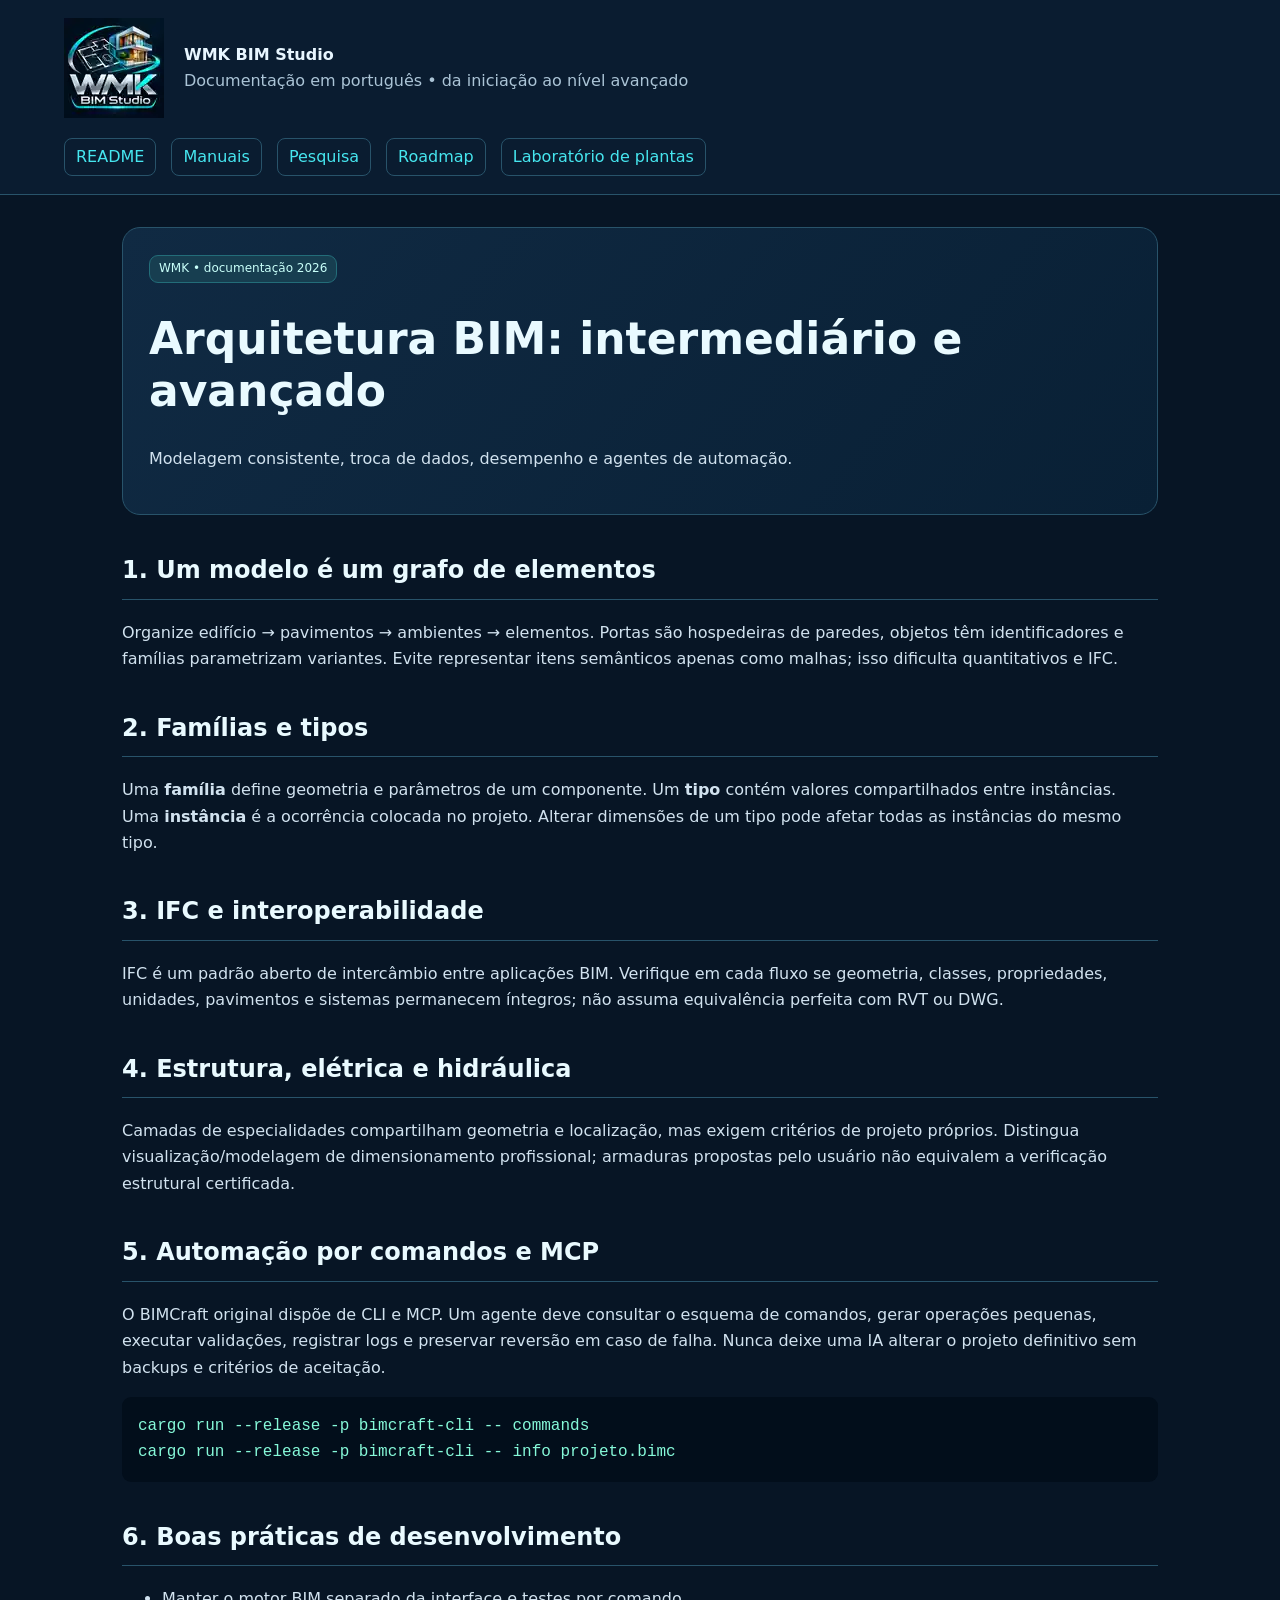
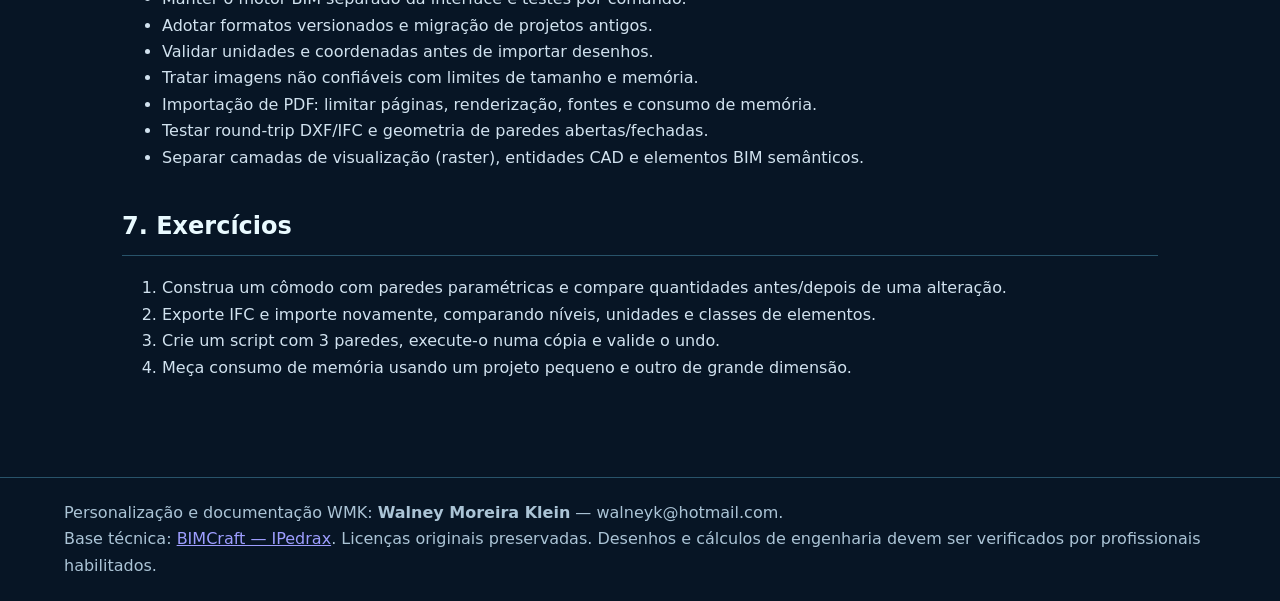
<file: manuais/avancado.html>
<!DOCTYPE html><html lang="pt-BR"><head><meta charset="utf-8"><meta name="viewport" content="width=device-width,initial-scale=1"><title>Arquitetura BIM: intermediário e avançado | WMK BIM Studio</title><link rel="stylesheet" href="estilo.css"></head><body><header><img src="../assets/wmk/logo-aprovada.webp" alt="Logo original WMK BIM Studio"><div><strong>WMK BIM Studio</strong><div class="muted">Documentação em português • da iniciação ao nível avançado</div></div><nav><a href="../README.md">README</a><a href=" index.html" style="display:none"> </a><a href="../manuais/index.html">Manuais</a><a href="../pesquisa.html">Pesquisa</a><a href="../roadmap.html">Roadmap</a><a href="../tools/planta-baixa/index.html">Laboratório de plantas</a></nav></header><main><div class="hero"><span class="tag">WMK • documentação 2026</span><h1>Arquitetura BIM: intermediário e avançado</h1><p>Modelagem consistente, troca de dados, desempenho e agentes de automação.</p></div><h2>1. Um modelo é um grafo de elementos</h2><p>Organize edifício → pavimentos → ambientes → elementos. Portas são hospedeiras de paredes, objetos têm identificadores e famílias parametrizam variantes. Evite representar itens semânticos apenas como malhas; isso dificulta quantitativos e IFC.</p><h2>2. Famílias e tipos</h2><p>Uma <b>família</b> define geometria e parâmetros de um componente. Um <b>tipo</b> contém valores compartilhados entre instâncias. Uma <b>instância</b> é a ocorrência colocada no projeto. Alterar dimensões de um tipo pode afetar todas as instâncias do mesmo tipo.</p><h2>3. IFC e interoperabilidade</h2><p>IFC é um padrão aberto de intercâmbio entre aplicações BIM. Verifique em cada fluxo se geometria, classes, propriedades, unidades, pavimentos e sistemas permanecem íntegros; não assuma equivalência perfeita com RVT ou DWG.</p><h2>4. Estrutura, elétrica e hidráulica</h2><p>Camadas de especialidades compartilham geometria e localização, mas exigem critérios de projeto próprios. Distingua visualização/modelagem de dimensionamento profissional; armaduras propostas pelo usuário não equivalem a verificação estrutural certificada.</p><h2>5. Automação por comandos e MCP</h2><p>O BIMCraft original dispõe de CLI e MCP. Um agente deve consultar o esquema de comandos, gerar operações pequenas, executar validações, registrar logs e preservar reversão em caso de falha. Nunca deixe uma IA alterar o projeto definitivo sem backups e critérios de aceitação.</p><pre>cargo run --release -p bimcraft-cli -- commands
cargo run --release -p bimcraft-cli -- info projeto.bimc</pre><h2>6. Boas práticas de desenvolvimento</h2><ul><li>Manter o motor BIM separado da interface e testes por comando.</li><li>Adotar formatos versionados e migração de projetos antigos.</li><li>Validar unidades e coordenadas antes de importar desenhos.</li><li>Tratar imagens não confiáveis com limites de tamanho e memória.</li><li>Importação de PDF: limitar páginas, renderização, fontes e consumo de memória.</li><li>Testar round-trip DXF/IFC e geometria de paredes abertas/fechadas.</li><li>Separar camadas de visualização (raster), entidades CAD e elementos BIM semânticos.</li></ul><h2>7. Exercícios</h2><ol><li>Construa um cômodo com paredes paramétricas e compare quantidades antes/depois de uma alteração.</li><li>Exporte IFC e importe novamente, comparando níveis, unidades e classes de elementos.</li><li>Crie um script com 3 paredes, execute-o numa cópia e valide o undo.</li><li>Meça consumo de memória usando um projeto pequeno e outro de grande dimensão.</li></ol></main><footer>Personalização e documentação WMK: <strong>Walney Moreira Klein</strong> — walneyk@hotmail.com.<br>Base técnica: <a href="https://github.com/IPedrax/BIMCraft">BIMCraft — IPedrax</a>. Licenças originais preservadas. Desenhos e cálculos de engenharia devem ser verificados por profissionais habilitados.</footer></body></html>
</file>
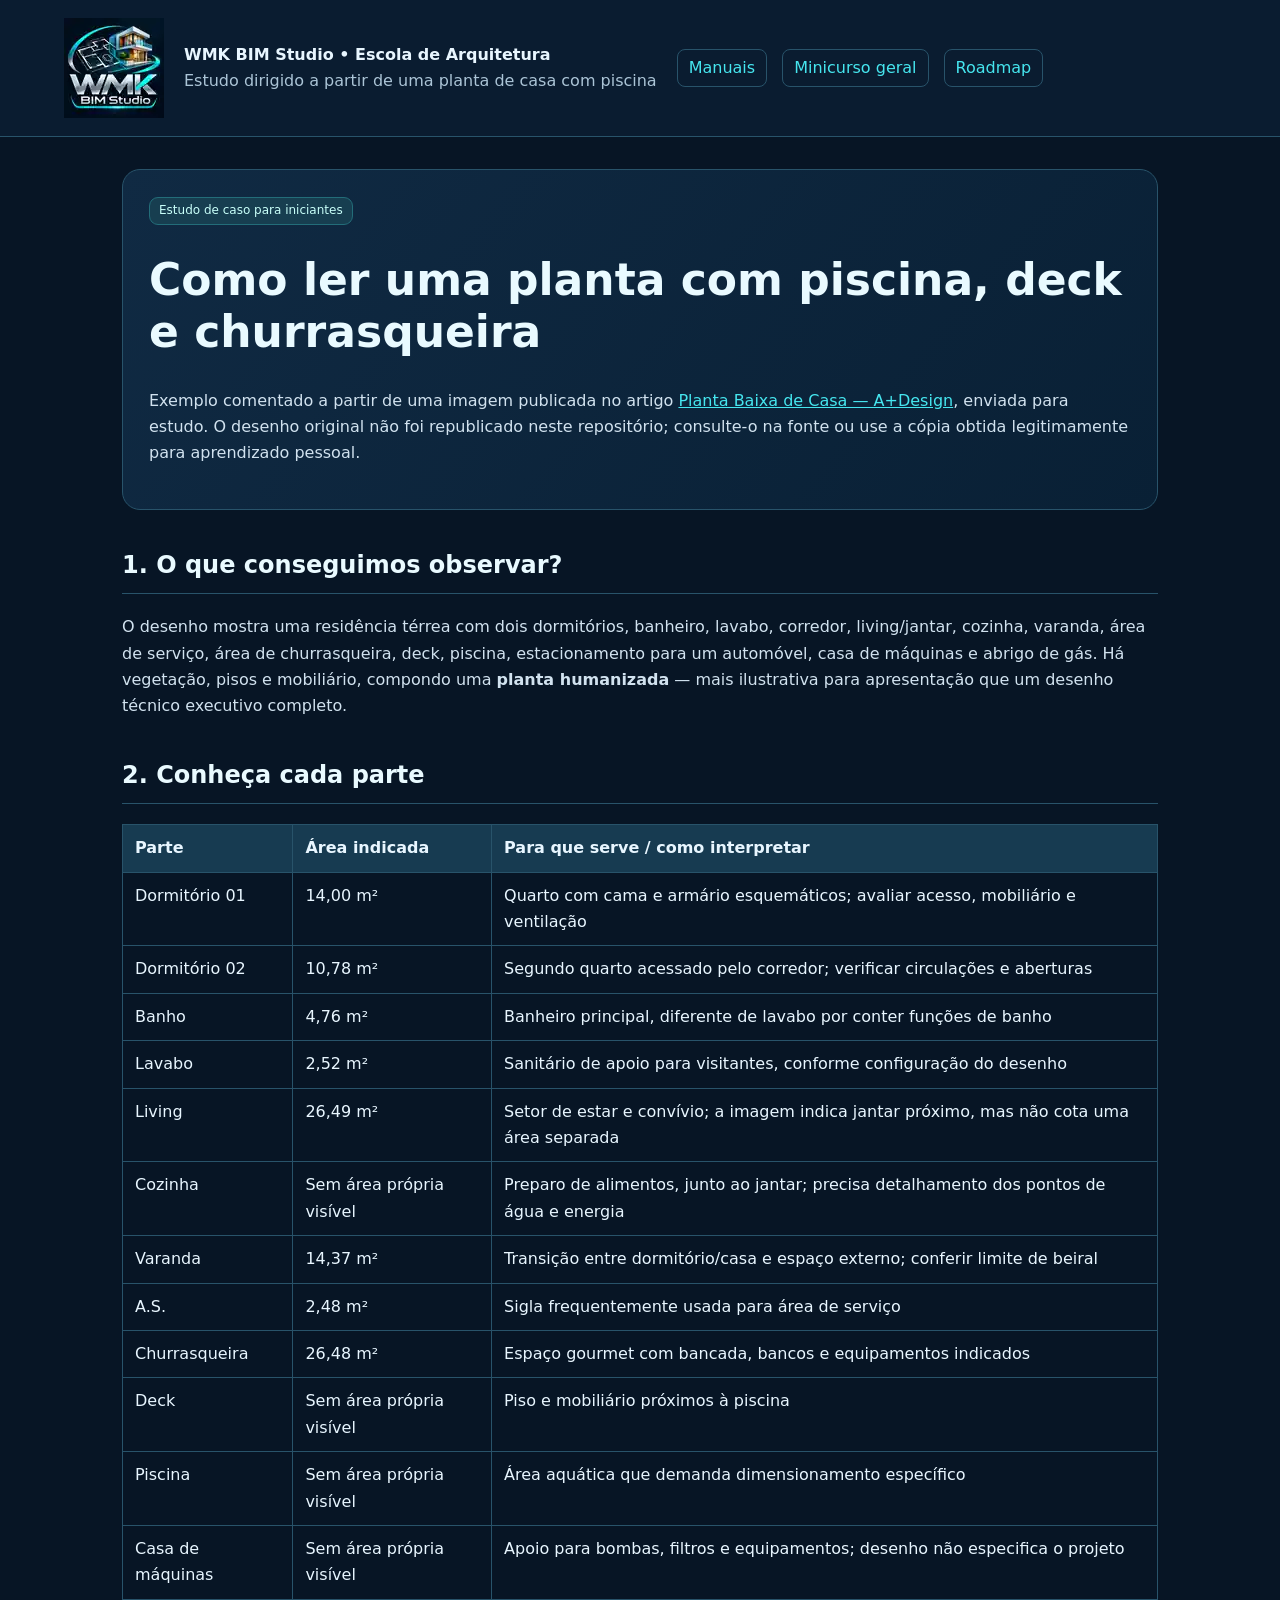
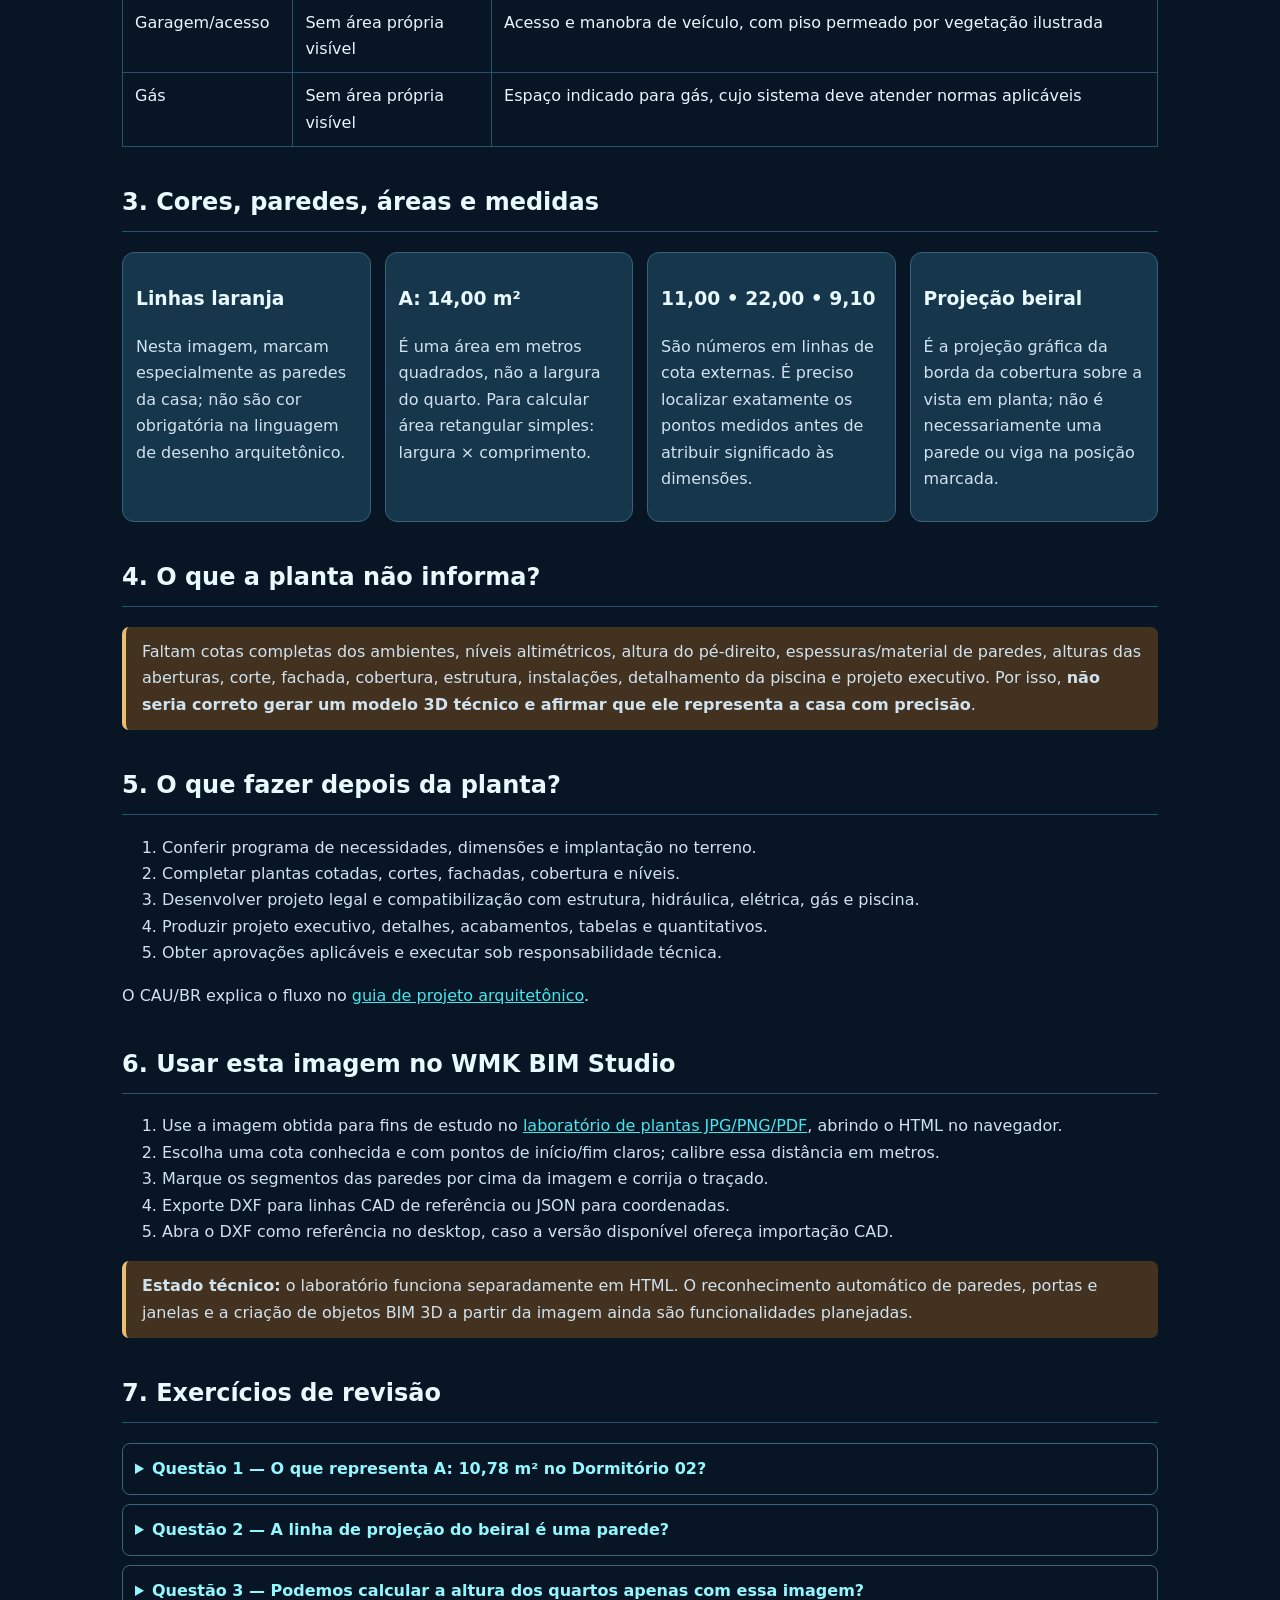
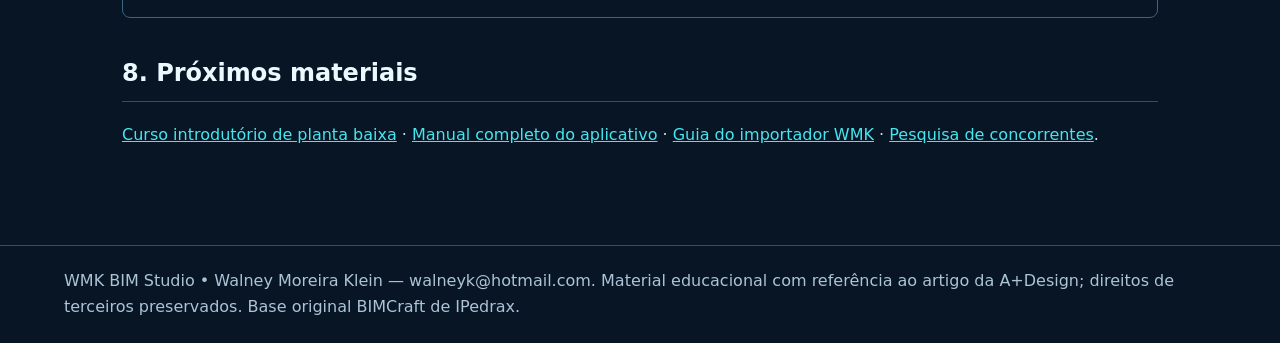
<file: manuais/estudo-planta-com-piscina.html>
<!doctype html><html lang="pt-BR"><head><meta charset="utf-8"><meta name="viewport" content="width=device-width,initial-scale=1"><title>Estudo guiado: planta com piscina — WMK BIM Studio</title><link rel="stylesheet" href="estilo.css"><style>.special{background:#123348;border:1px solid #31647a;border-radius:12px;padding:18px;margin:18px 0}.warning{background:#42321f;border-left:4px solid #e9be72;padding:12px 16px;border-radius:7px}.cells{display:grid;grid-template-columns:repeat(auto-fit,minmax(240px,1fr));gap:14px}.cells>div{background:#15364b;border:1px solid #386279;border-radius:12px;padding:13px}summary{cursor:pointer}details{padding:12px;border:1px solid #39667c;border-radius:8px;margin:9px 0}</style></head>
<body><header><img src="../assets/wmk/logo-aprovada.webp" alt="Logo WMK aprovada"><div><strong>WMK BIM Studio • Escola de Arquitetura</strong><div class="muted">Estudo dirigido a partir de uma planta de casa com piscina</div></div><nav><a href="index.html">Manuais</a><a href="minicurso-planta-baixa.html">Minicurso geral</a><a href="../roadmap.html">Roadmap</a></nav></header>
<main><div class="hero"><span class="tag">Estudo de caso para iniciantes</span><h1>Como ler uma planta com piscina, deck e churrasqueira</h1><p>Exemplo comentado a partir de uma imagem publicada no artigo <a href="https://amaisd.com.br/blog/planta-baixa-de-casa/">Planta Baixa de Casa — A+Design</a>, enviada para estudo. O desenho original não foi republicado neste repositório; consulte-o na fonte ou use a cópia obtida legitimamente para aprendizado pessoal.</p></div>
<h2>1. O que conseguimos observar?</h2><p>O desenho mostra uma residência térrea com dois dormitórios, banheiro, lavabo, corredor, living/jantar, cozinha, varanda, área de serviço, área de churrasqueira, deck, piscina, estacionamento para um automóvel, casa de máquinas e abrigo de gás. Há vegetação, pisos e mobiliário, compondo uma <strong>planta humanizada</strong> — mais ilustrativa para apresentação que um desenho técnico executivo completo.</p>
<h2>2. Conheça cada parte</h2><table><tr><th>Parte</th><th>Área indicada</th><th>Para que serve / como interpretar</th></tr>
<tr><td>Dormitório 01</td><td>14,00 m²</td><td>Quarto com cama e armário esquemáticos; avaliar acesso, mobiliário e ventilação</td></tr>
<tr><td>Dormitório 02</td><td>10,78 m²</td><td>Segundo quarto acessado pelo corredor; verificar circulações e aberturas</td></tr>
<tr><td>Banho</td><td>4,76 m²</td><td>Banheiro principal, diferente de lavabo por conter funções de banho</td></tr>
<tr><td>Lavabo</td><td>2,52 m²</td><td>Sanitário de apoio para visitantes, conforme configuração do desenho</td></tr>
<tr><td>Living</td><td>26,49 m²</td><td>Setor de estar e convívio; a imagem indica jantar próximo, mas não cota uma área separada</td></tr>
<tr><td>Cozinha</td><td>Sem área própria visível</td><td>Preparo de alimentos, junto ao jantar; precisa detalhamento dos pontos de água e energia</td></tr>
<tr><td>Varanda</td><td>14,37 m²</td><td>Transição entre dormitório/casa e espaço externo; conferir limite de beiral</td></tr>
<tr><td>A.S.</td><td>2,48 m²</td><td>Sigla frequentemente usada para área de serviço</td></tr>
<tr><td>Churrasqueira</td><td>26,48 m²</td><td>Espaço gourmet com bancada, bancos e equipamentos indicados</td></tr>
<tr><td>Deck</td><td>Sem área própria visível</td><td>Piso e mobiliário próximos à piscina</td></tr>
<tr><td>Piscina</td><td>Sem área própria visível</td><td>Área aquática que demanda dimensionamento específico</td></tr>
<tr><td>Casa de máquinas</td><td>Sem área própria visível</td><td>Apoio para bombas, filtros e equipamentos; desenho não especifica o projeto</td></tr>
<tr><td>Garagem/acesso</td><td>Sem área própria visível</td><td>Acesso e manobra de veículo, com piso permeado por vegetação ilustrada</td></tr>
<tr><td>Gás</td><td>Sem área própria visível</td><td>Espaço indicado para gás, cujo sistema deve atender normas aplicáveis</td></tr></table>
<h2>3. Cores, paredes, áreas e medidas</h2>
<div class="cells"><div><h3>Linhas laranja</h3><p>Nesta imagem, marcam especialmente as paredes da casa; não são cor obrigatória na linguagem de desenho arquitetônico.</p></div>
<div><h3>A: 14,00 m²</h3><p>É uma área em metros quadrados, não a largura do quarto. Para calcular área retangular simples: largura × comprimento.</p></div>
<div><h3>11,00 • 22,00 • 9,10</h3><p>São números em linhas de cota externas. É preciso localizar exatamente os pontos medidos antes de atribuir significado às dimensões.</p></div>
<div><h3>Projeção beiral</h3><p>É a projeção gráfica da borda da cobertura sobre a vista em planta; não é necessariamente uma parede ou viga na posição marcada.</p></div></div>
<h2>4. O que a planta não informa?</h2><p class="warning">Faltam cotas completas dos ambientes, níveis altimétricos, altura do pé-direito, espessuras/material de paredes, alturas das aberturas, corte, fachada, cobertura, estrutura, instalações, detalhamento da piscina e projeto executivo. Por isso, <strong>não seria correto gerar um modelo 3D técnico e afirmar que ele representa a casa com precisão</strong>.</p>
<h2>5. O que fazer depois da planta?</h2><ol><li>Conferir programa de necessidades, dimensões e implantação no terreno.</li><li>Completar plantas cotadas, cortes, fachadas, cobertura e níveis.</li><li>Desenvolver projeto legal e compatibilização com estrutura, hidráulica, elétrica, gás e piscina.</li><li>Produzir projeto executivo, detalhes, acabamentos, tabelas e quantitativos.</li><li>Obter aprovações aplicáveis e executar sob responsabilidade técnica.</li></ol>
<p>O CAU/BR explica o fluxo no <a href="https://caubr.gov.br/contrate-um-arquiteto-12-passos/">guia de projeto arquitetônico</a>.</p>
<h2>6. Usar esta imagem no WMK BIM Studio</h2>
<ol><li>Use a imagem obtida para fins de estudo no <a href="../tools/planta-baixa/index.html">laboratório de plantas JPG/PNG/PDF</a>, abrindo o HTML no navegador.</li><li>Escolha uma cota conhecida e com pontos de início/fim claros; calibre essa distância em metros.</li><li>Marque os segmentos das paredes por cima da imagem e corrija o traçado.</li><li>Exporte DXF para linhas CAD de referência ou JSON para coordenadas.</li><li>Abra o DXF como referência no desktop, caso a versão disponível ofereça importação CAD.</li></ol>
<p class="warning"><b>Estado técnico:</b> o laboratório funciona separadamente em HTML. O reconhecimento automático de paredes, portas e janelas e a criação de objetos BIM 3D a partir da imagem ainda são funcionalidades planejadas.</p>
<h2>7. Exercícios de revisão</h2>
<details><summary>Questão 1 — O que representa A: 10,78 m² no Dormitório 02?</summary><p>A área indicada para o ambiente, em metros quadrados.</p></details>
<details><summary>Questão 2 — A linha de projeção do beiral é uma parede?</summary><p>Não necessariamente. Representa a borda projetada da cobertura.</p></details>
<details><summary>Questão 3 — Podemos calcular a altura dos quartos apenas com essa imagem?</summary><p>Não. Precisamos do corte, de cotas altimétricas ou de informações confirmadas sobre o pé-direito.</p></details>
<h2>8. Próximos materiais</h2><p><a href="minicurso-planta-baixa.html">Curso introdutório de planta baixa</a> · <a href="manual-completo.html">Manual completo do aplicativo</a> · <a href="importacao-de-plantas.html">Guia do importador WMK</a> · <a href="../pesquisas.html">Pesquisa de concorrentes</a>.</p>
</main><footer>WMK BIM Studio • Walney Moreira Klein — walneyk@hotmail.com. Material educacional com referência ao artigo da A+Design; direitos de terceiros preservados. Base original BIMCraft de IPedrax.</footer></body></html>
</file>
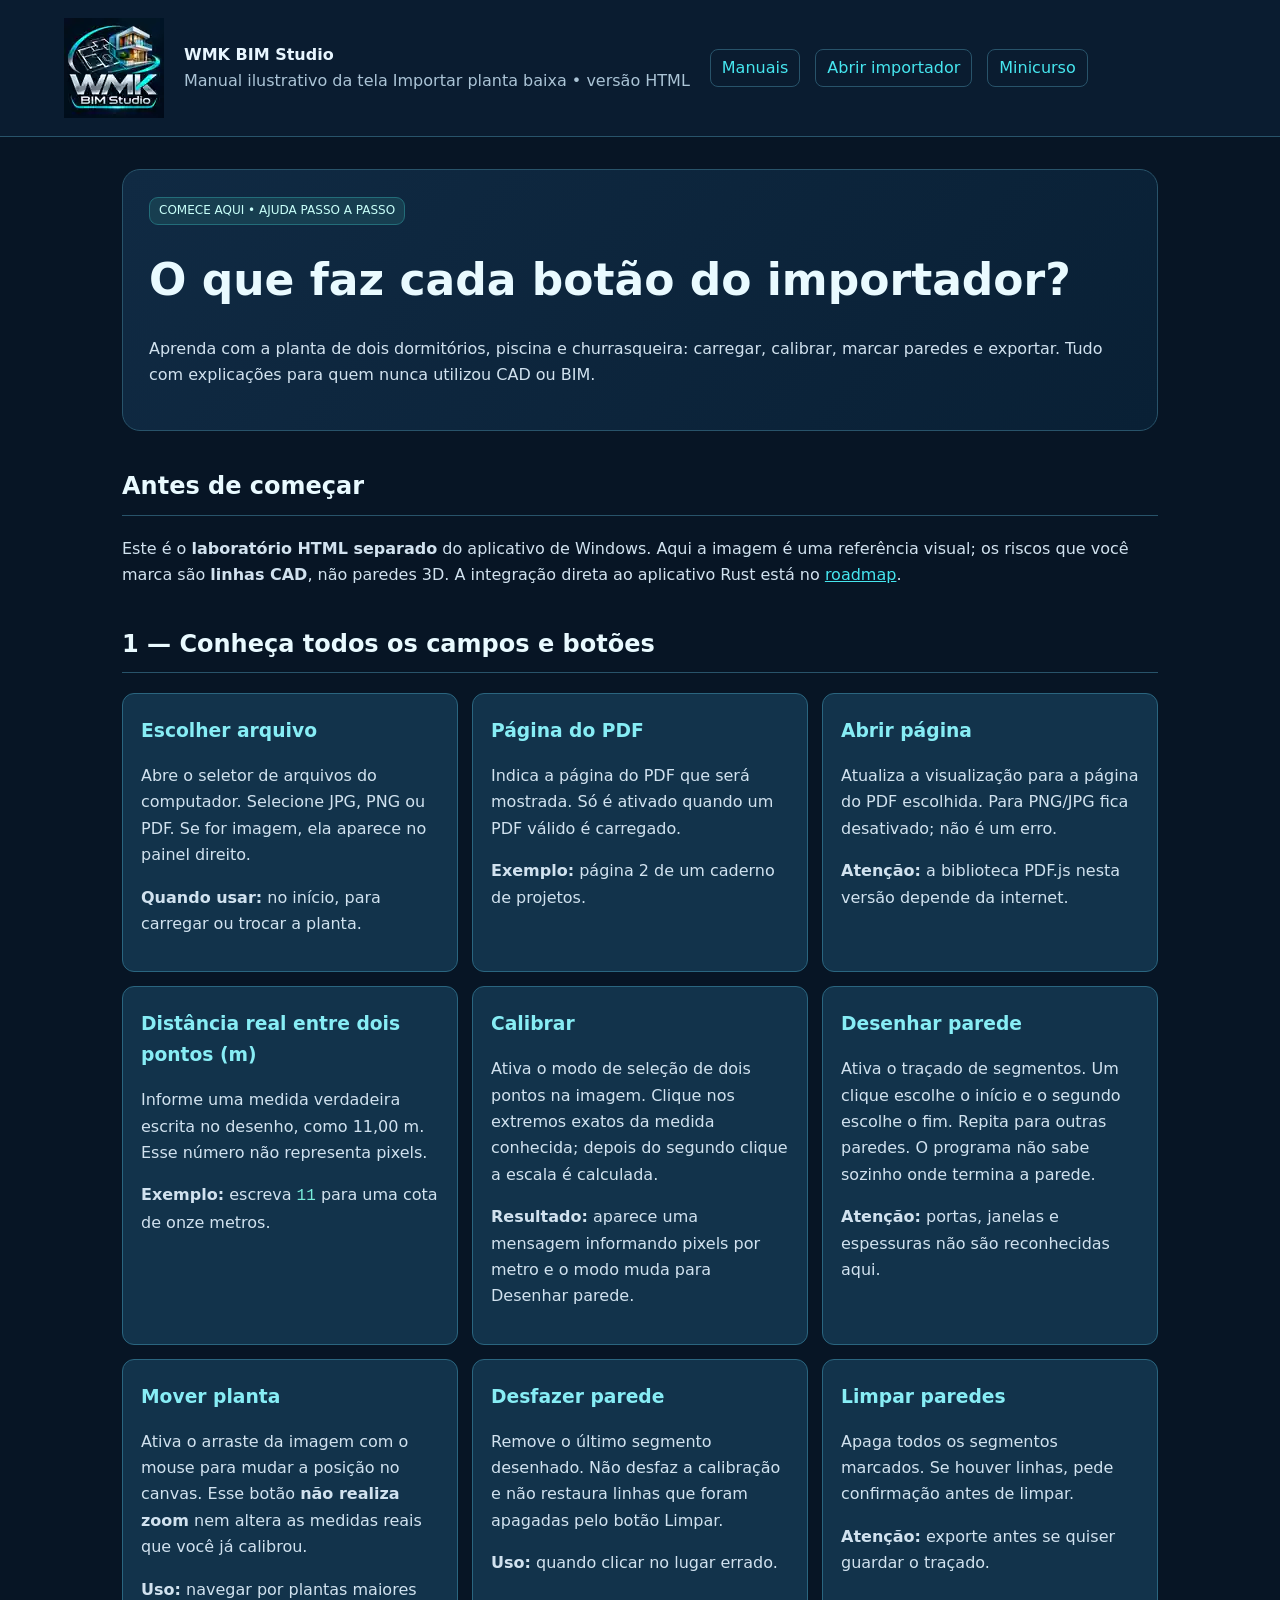
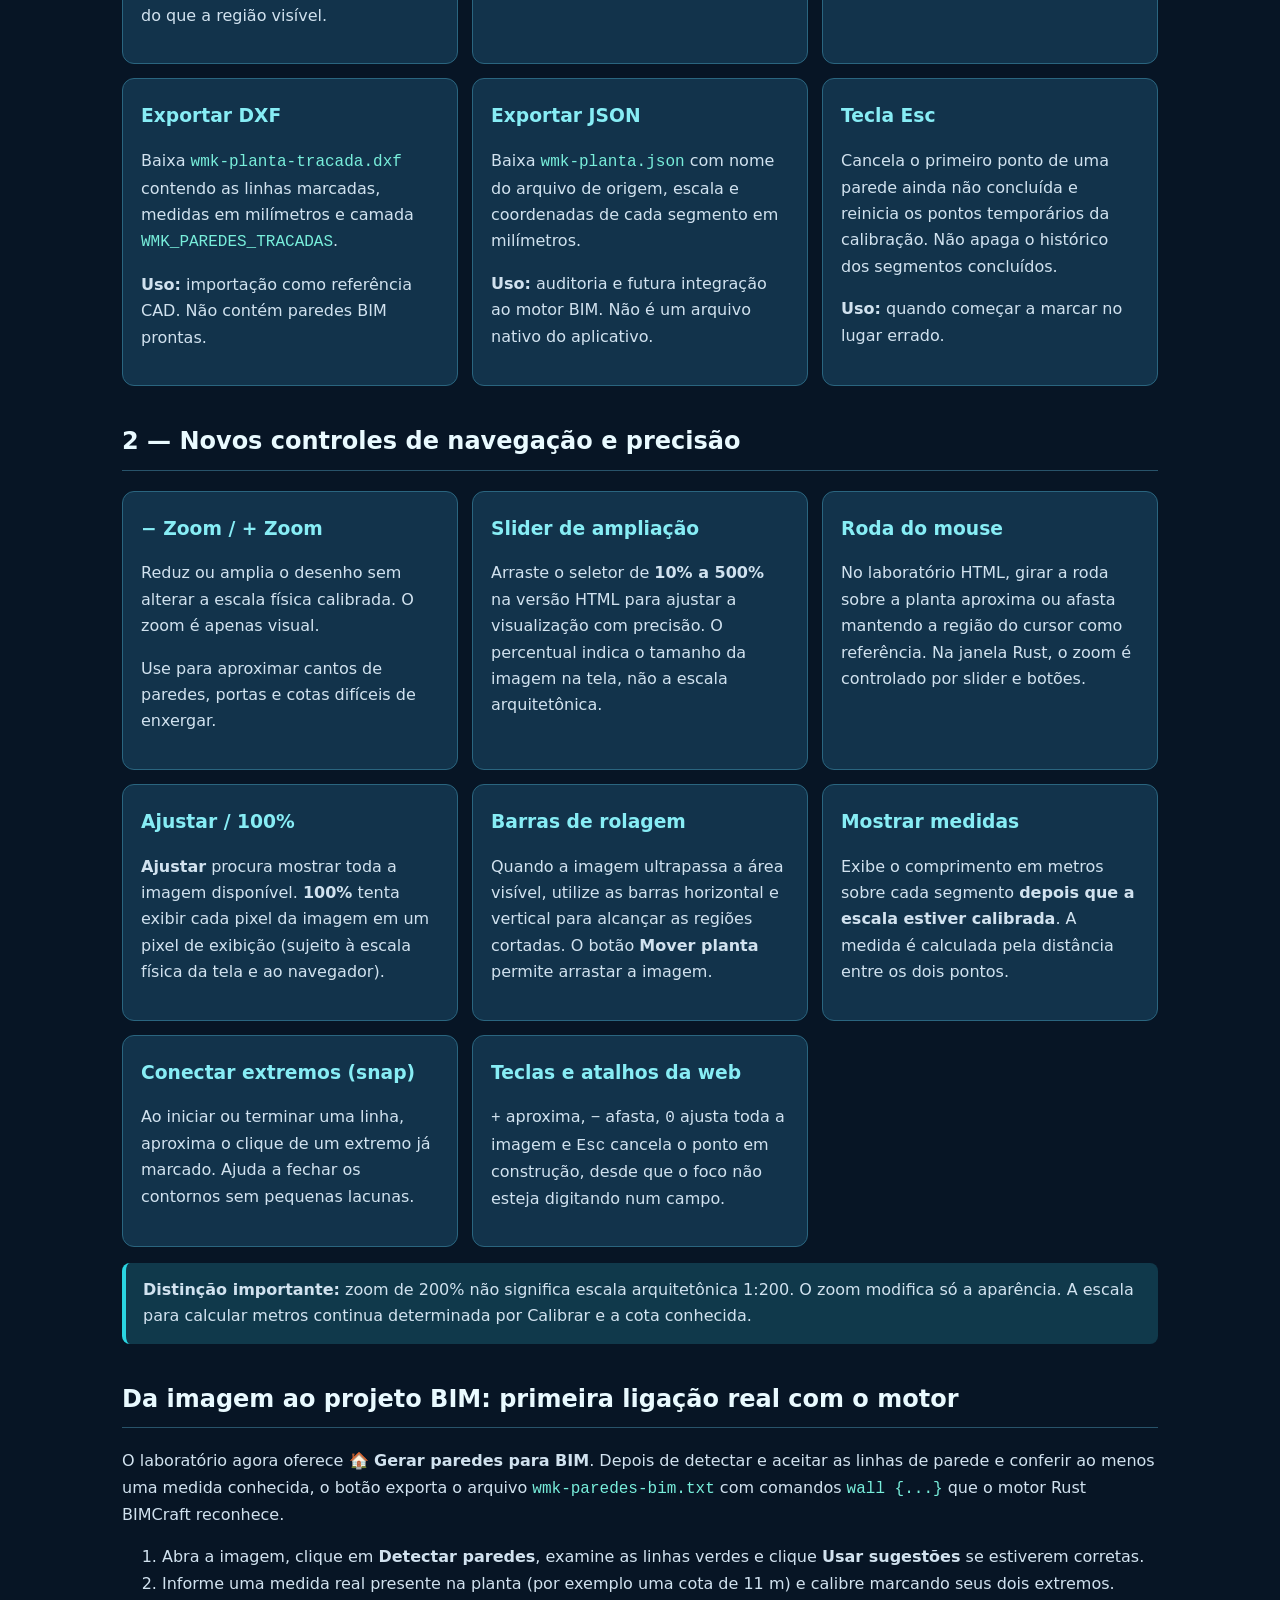
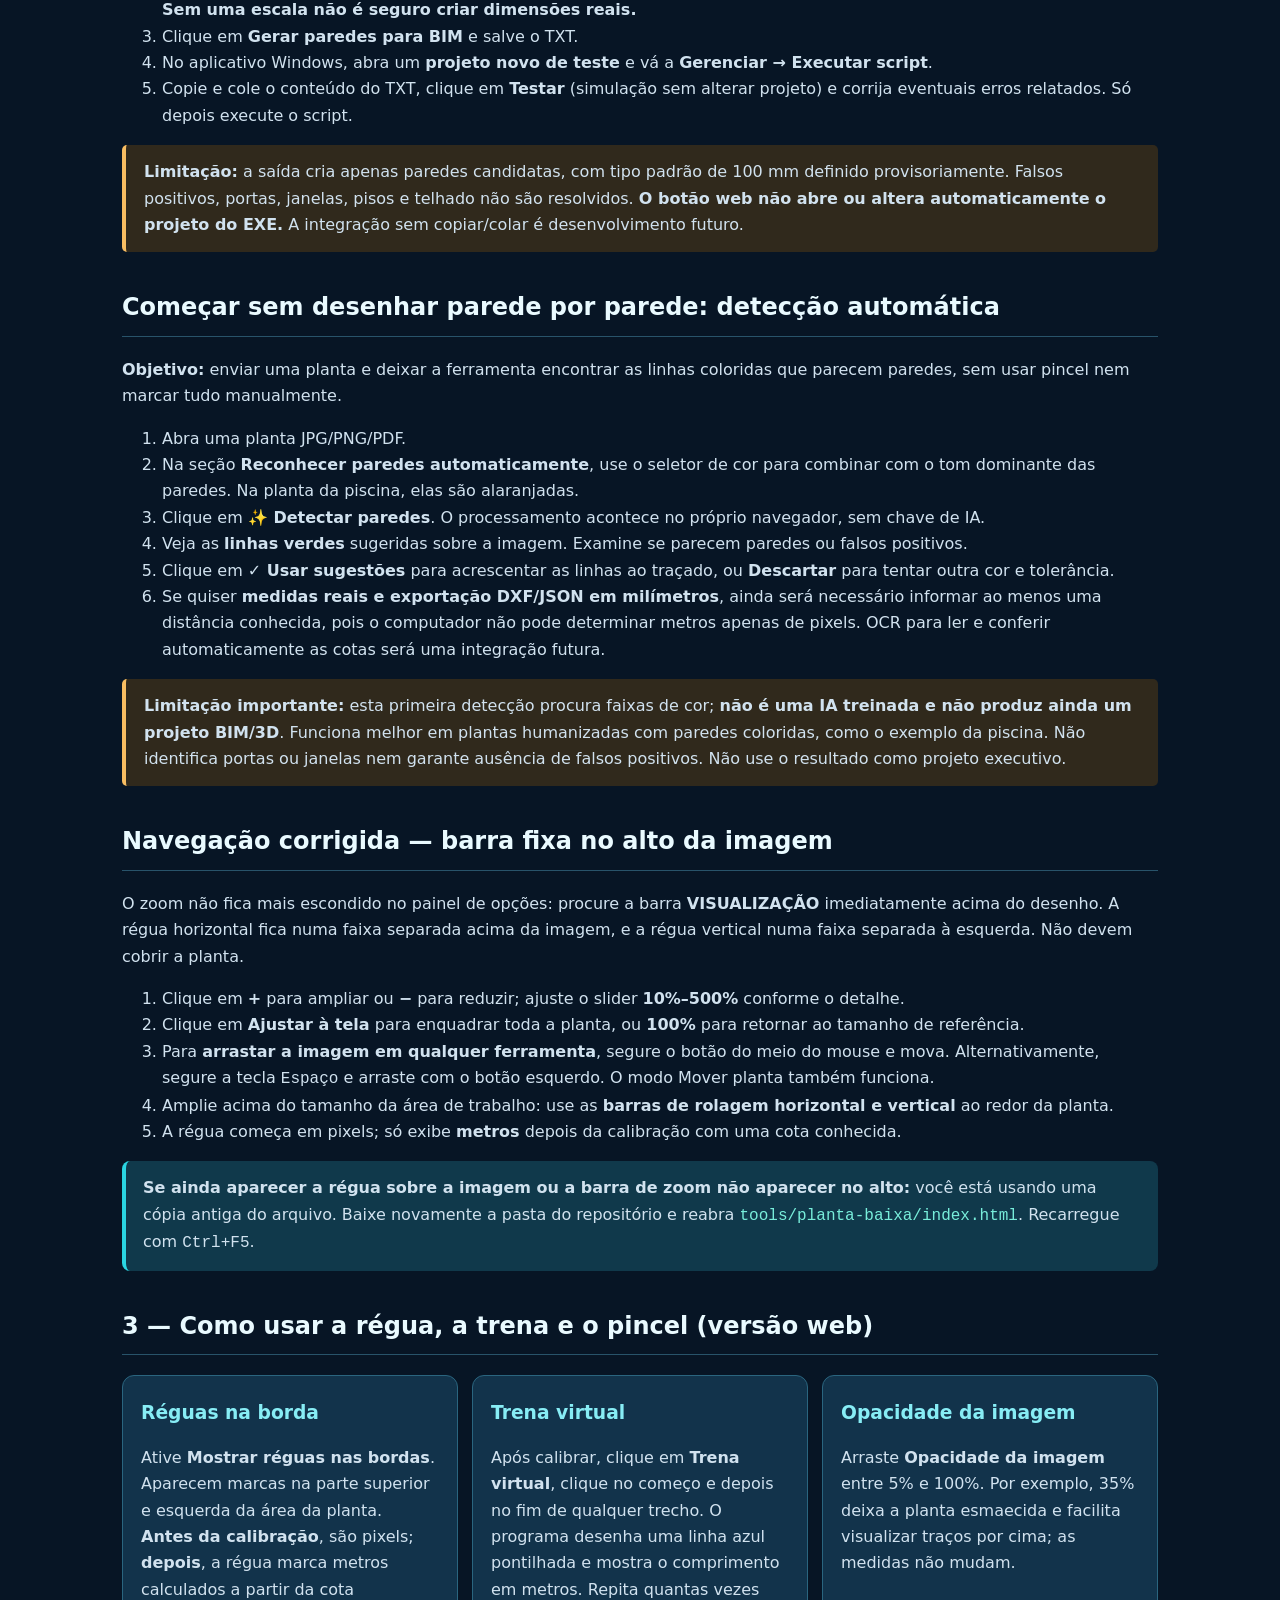
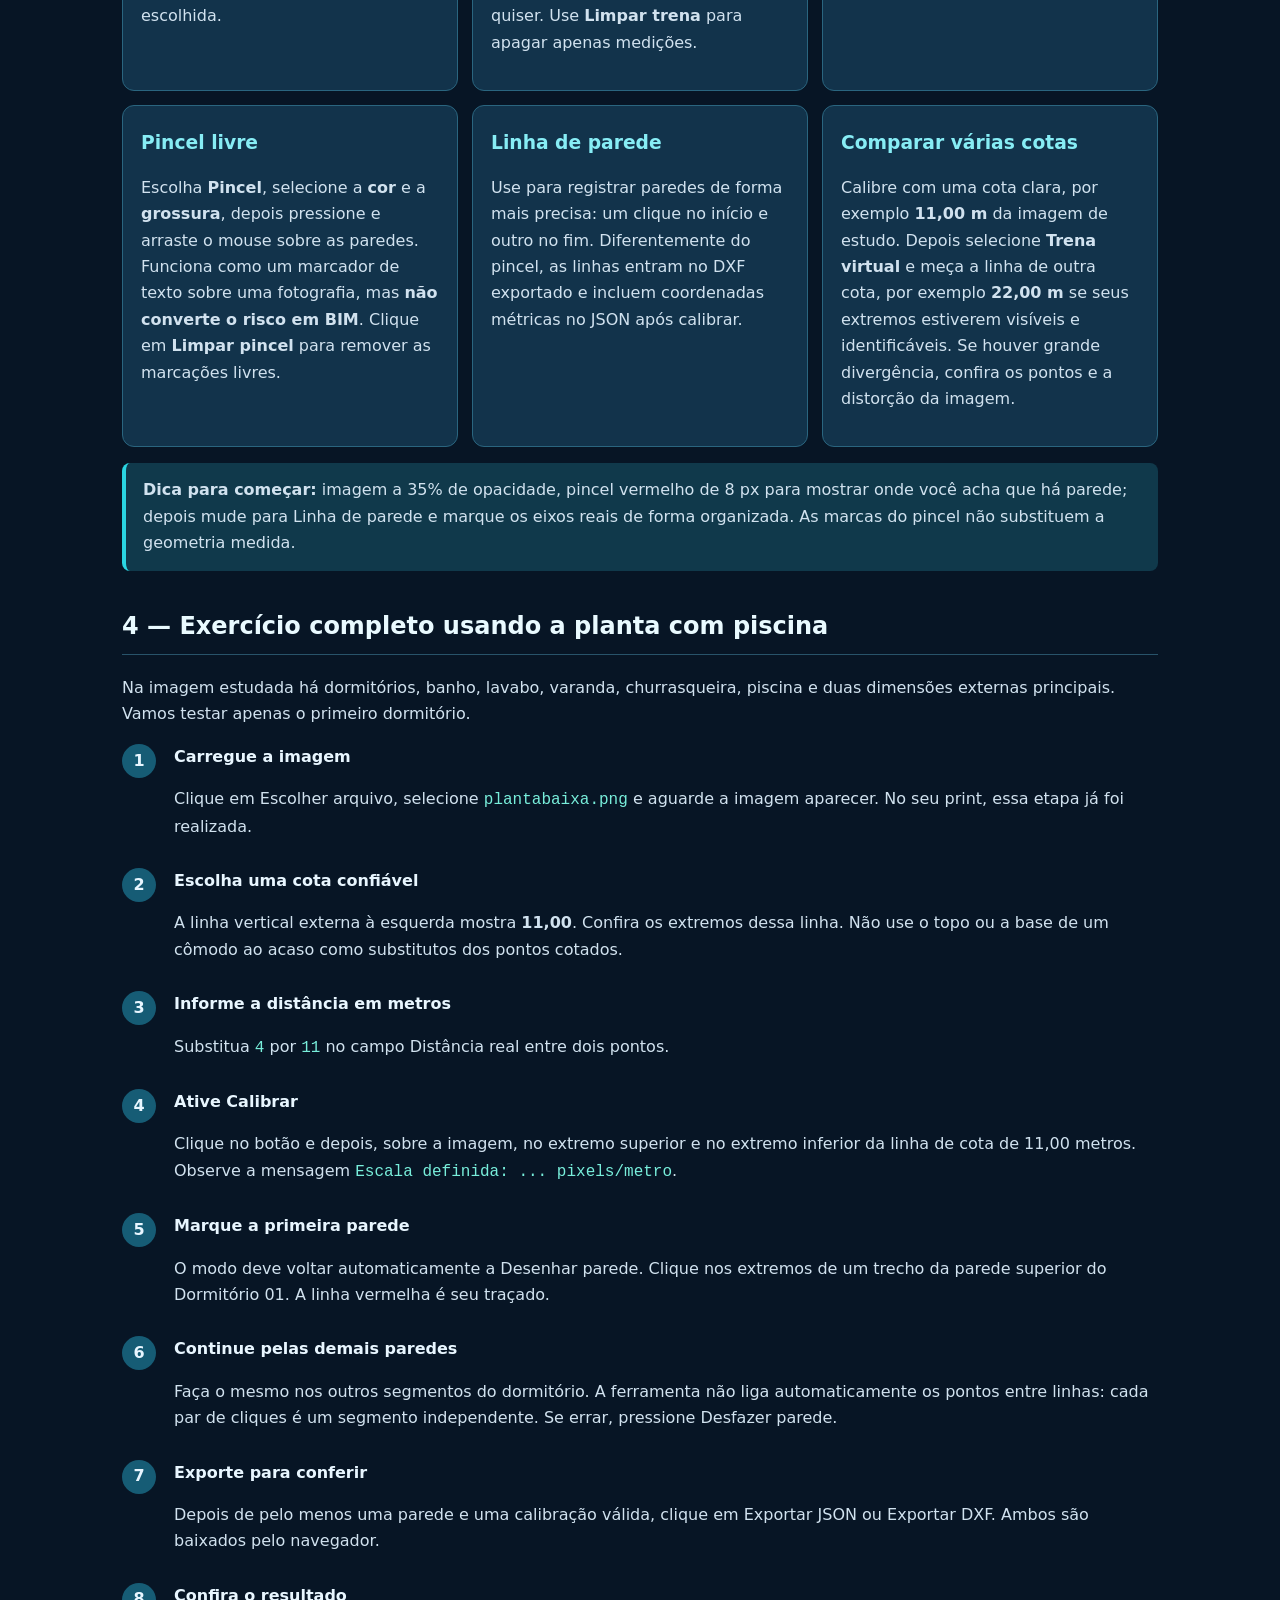
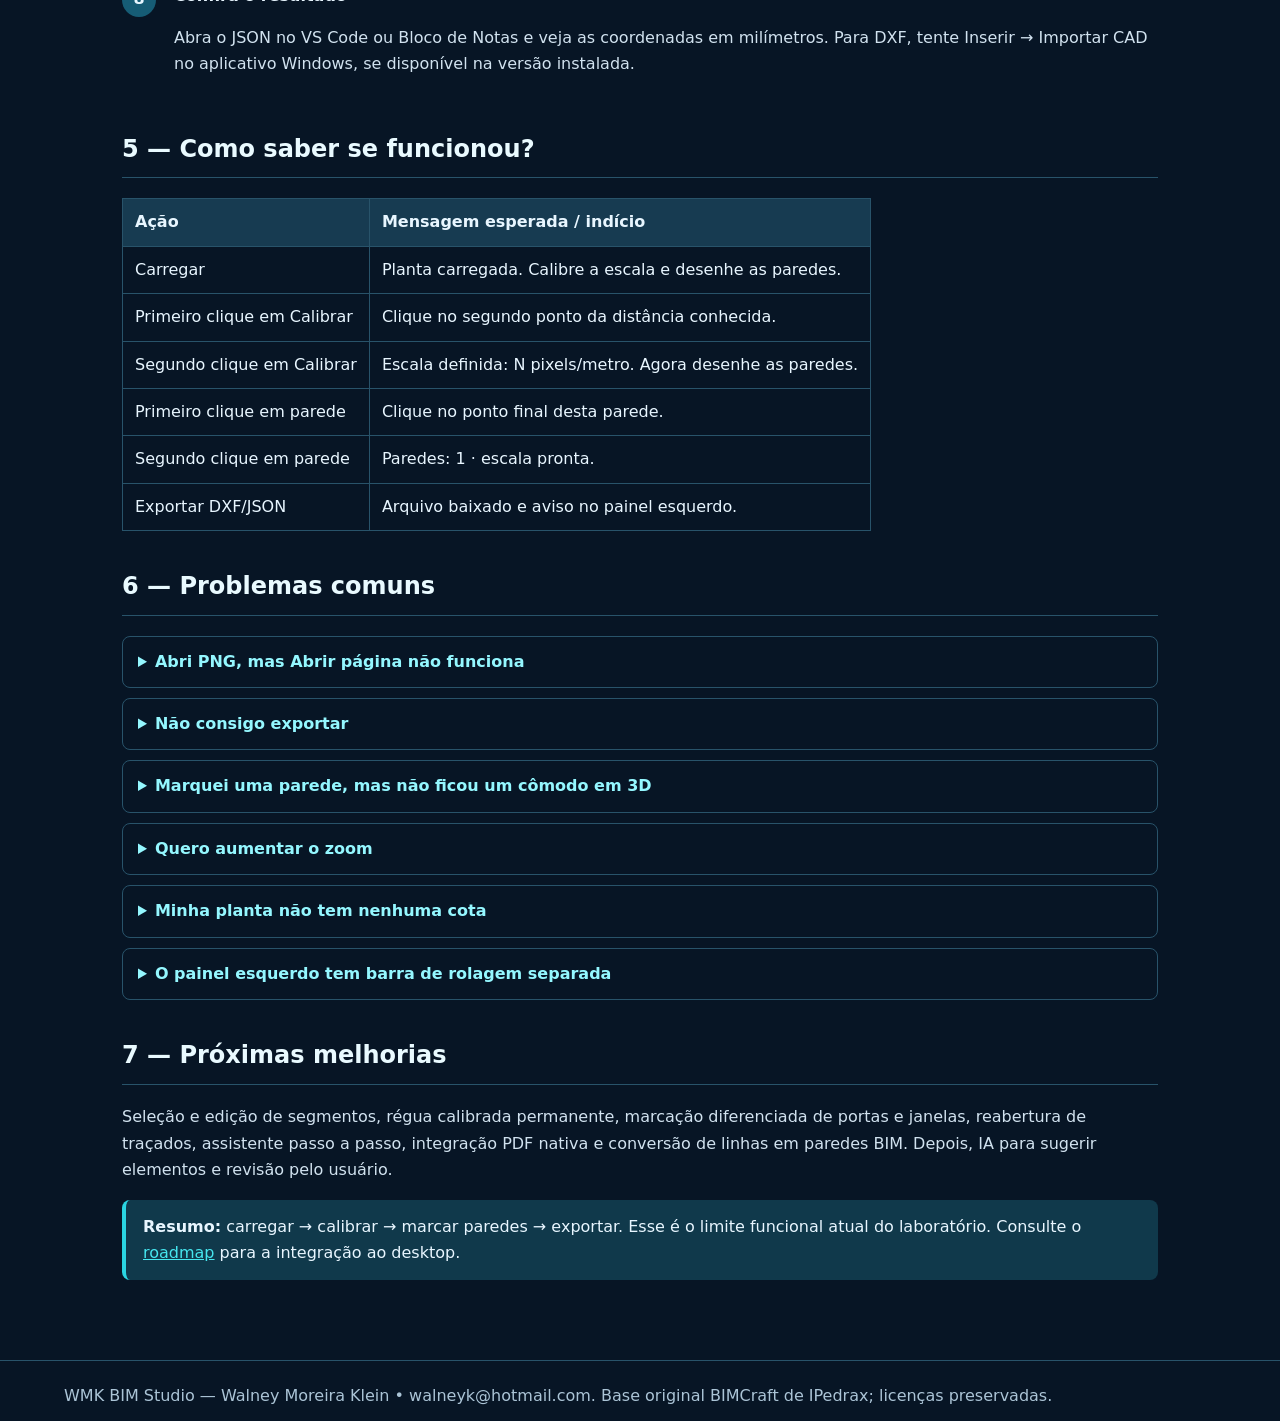
<file: manuais/guia-botoes-importador.html>
<!doctype html><html lang="pt-BR"><head><meta charset="utf-8"><meta name="viewport" content="width=device-width,initial-scale=1"><title>Guia dos botões do importador — WMK BIM Studio</title><link rel="stylesheet" href="estilo.css"><style>.controls{display:grid;grid-template-columns:repeat(auto-fit,minmax(250px,1fr));gap:14px}.controls article{background:#12334b;border:1px solid #2a657f;border-radius:12px;padding:18px}.controls h3{margin:4px 0;color:#87edf5}.tip{padding:14px 17px;background:#10394b;border-left:4px solid #2ad5e2;border-radius:8px}.step{display:grid;grid-template-columns:40px 1fr;gap:12px;align-items:start;margin:12px 0}.num{background:#165c75;border-radius:50%;width:34px;height:34px;display:grid;place-items:center;font-weight:bold}html{scroll-behavior:smooth}</style></head><body>
<header><img src="../assets/wmk/logo-aprovada.webp" alt="Logo WMK BIM Studio"><div><strong>WMK BIM Studio</strong><div class="muted">Manual ilustrativo da tela Importar planta baixa • versão HTML</div></div><nav><a href="index.html">Manuais</a><a href="../tools/planta-baixa/index.html">Abrir importador</a><a href="minicurso-planta-baixa.html">Minicurso</a></nav></header>
<main><div class="hero"><span class="tag">COMECE AQUI • AJUDA PASSO A PASSO</span><h1>O que faz cada botão do importador?</h1><p>Aprenda com a planta de dois dormitórios, piscina e churrasqueira: carregar, calibrar, marcar paredes e exportar. Tudo com explicações para quem nunca utilizou CAD ou BIM.</p></div>
<h2>Antes de começar</h2><p>Este é o <b>laboratório HTML separado</b> do aplicativo de Windows. Aqui a imagem é uma referência visual; os riscos que você marca são <b>linhas CAD</b>, não paredes 3D. A integração direta ao aplicativo Rust está no <a href="../roadmap.html">roadmap</a>.</p>
<h2>1 — Conheça todos os campos e botões</h2>
<div class="controls">
<article><h3>Escolher arquivo</h3><p>Abre o seletor de arquivos do computador. Selecione JPG, PNG ou PDF. Se for imagem, ela aparece no painel direito.</p><p><b>Quando usar:</b> no início, para carregar ou trocar a planta.</p></article>
<article><h3>Página do PDF</h3><p>Indica a página do PDF que será mostrada. Só é ativado quando um PDF válido é carregado.</p><p><b>Exemplo:</b> página 2 de um caderno de projetos.</p></article>
<article><h3>Abrir página</h3><p>Atualiza a visualização para a página do PDF escolhida. Para PNG/JPG fica desativado; não é um erro.</p><p><b>Atenção:</b> a biblioteca PDF.js nesta versão depende da internet.</p></article>
<article><h3>Distância real entre dois pontos (m)</h3><p>Informe uma medida verdadeira escrita no desenho, como 11,00 m. Esse número não representa pixels.</p><p><b>Exemplo:</b> escreva <code>11</code> para uma cota de onze metros.</p></article>
<article><h3>Calibrar</h3><p>Ativa o modo de seleção de dois pontos na imagem. Clique nos extremos exatos da medida conhecida; depois do segundo clique a escala é calculada.</p><p><b>Resultado:</b> aparece uma mensagem informando pixels por metro e o modo muda para Desenhar parede.</p></article>
<article><h3>Desenhar parede</h3><p>Ativa o traçado de segmentos. Um clique escolhe o início e o segundo escolhe o fim. Repita para outras paredes. O programa não sabe sozinho onde termina a parede.</p><p><b>Atenção:</b> portas, janelas e espessuras não são reconhecidas aqui.</p></article>
<article><h3>Mover planta</h3><p>Ativa o arraste da imagem com o mouse para mudar a posição no canvas. Esse botão <b>não realiza zoom</b> nem altera as medidas reais que você já calibrou.</p><p><b>Uso:</b> navegar por plantas maiores do que a região visível.</p></article>
<article><h3>Desfazer parede</h3><p>Remove o último segmento desenhado. Não desfaz a calibração e não restaura linhas que foram apagadas pelo botão Limpar.</p><p><b>Uso:</b> quando clicar no lugar errado.</p></article>
<article><h3>Limpar paredes</h3><p>Apaga todos os segmentos marcados. Se houver linhas, pede confirmação antes de limpar.</p><p><b>Atenção:</b> exporte antes se quiser guardar o traçado.</p></article>
<article><h3>Exportar DXF</h3><p>Baixa <code>wmk-planta-tracada.dxf</code> contendo as linhas marcadas, medidas em milímetros e camada <code>WMK_PAREDES_TRACADAS</code>.</p><p><b>Uso:</b> importação como referência CAD. Não contém paredes BIM prontas.</p></article>
<article><h3>Exportar JSON</h3><p>Baixa <code>wmk-planta.json</code> com nome do arquivo de origem, escala e coordenadas de cada segmento em milímetros.</p><p><b>Uso:</b> auditoria e futura integração ao motor BIM. Não é um arquivo nativo do aplicativo.</p></article>
<article><h3>Tecla Esc</h3><p>Cancela o primeiro ponto de uma parede ainda não concluída e reinicia os pontos temporários da calibração. Não apaga o histórico dos segmentos concluídos.</p><p><b>Uso:</b> quando começar a marcar no lugar errado.</p></article>
</div>
<h2>2 — Novos controles de navegação e precisão</h2>
<div class="controls">
<article><h3>− Zoom / + Zoom</h3><p>Reduz ou amplia o desenho sem alterar a escala física calibrada. O zoom é apenas visual.</p><p>Use para aproximar cantos de paredes, portas e cotas difíceis de enxergar.</p></article>
<article><h3>Slider de ampliação</h3><p>Arraste o seletor de <b>10% a 500%</b> na versão HTML para ajustar a visualização com precisão. O percentual indica o tamanho da imagem na tela, não a escala arquitetônica.</p></article>
<article><h3>Roda do mouse</h3><p>No laboratório HTML, girar a roda sobre a planta aproxima ou afasta mantendo a região do cursor como referência. Na janela Rust, o zoom é controlado por slider e botões.</p></article>
<article><h3>Ajustar / 100%</h3><p><b>Ajustar</b> procura mostrar toda a imagem disponível. <b>100%</b> tenta exibir cada pixel da imagem em um pixel de exibição (sujeito à escala física da tela e ao navegador).</p></article>
<article><h3>Barras de rolagem</h3><p>Quando a imagem ultrapassa a área visível, utilize as barras horizontal e vertical para alcançar as regiões cortadas. O botão <b>Mover planta</b> permite arrastar a imagem.</p></article>
<article><h3>Mostrar medidas</h3><p>Exibe o comprimento em metros sobre cada segmento <b>depois que a escala estiver calibrada</b>. A medida é calculada pela distância entre os dois pontos.</p></article>
<article><h3>Conectar extremos (snap)</h3><p>Ao iniciar ou terminar uma linha, aproxima o clique de um extremo já marcado. Ajuda a fechar os contornos sem pequenas lacunas.</p></article>
<article><h3>Teclas e atalhos da web</h3><p><kbd>+</kbd> aproxima, <kbd>−</kbd> afasta, <kbd>0</kbd> ajusta toda a imagem e <kbd>Esc</kbd> cancela o ponto em construção, desde que o foco não esteja digitando num campo.</p></article>
</div>
<p class="tip"><b>Distinção importante:</b> zoom de 200% não significa escala arquitetônica 1:200. O zoom modifica só a aparência. A escala para calcular metros continua determinada por Calibrar e a cota conhecida.</p>
<h2>Da imagem ao projeto BIM: primeira ligação real com o motor</h2>
<p>O laboratório agora oferece <b>🏠 Gerar paredes para BIM</b>. Depois de detectar e aceitar as linhas de parede e conferir ao menos uma medida conhecida, o botão exporta o arquivo <code>wmk-paredes-bim.txt</code> com comandos <code>wall {...}</code> que o motor Rust BIMCraft reconhece.</p>
<ol><li>Abra a imagem, clique em <b>Detectar paredes</b>, examine as linhas verdes e clique <b>Usar sugestões</b> se estiverem corretas.</li><li>Informe uma medida real presente na planta (por exemplo uma cota de 11 m) e calibre marcando seus dois extremos. <b>Sem uma escala não é seguro criar dimensões reais.</b></li><li>Clique em <b>Gerar paredes para BIM</b> e salve o TXT.</li><li>No aplicativo Windows, abra um <b>projeto novo de teste</b> e vá a <b>Gerenciar → Executar script</b>.</li><li>Copie e cole o conteúdo do TXT, clique em <b>Testar</b> (simulação sem alterar projeto) e corrija eventuais erros relatados. Só depois execute o script.</li></ol>
<p class="warn"><b>Limitação:</b> a saída cria apenas paredes candidatas, com tipo padrão de 100 mm definido provisoriamente. Falsos positivos, portas, janelas, pisos e telhado não são resolvidos. <b>O botão web não abre ou altera automaticamente o projeto do EXE.</b> A integração sem copiar/colar é desenvolvimento futuro.</p>
<h2>Começar sem desenhar parede por parede: detecção automática</h2>
<p><b>Objetivo:</b> enviar uma planta e deixar a ferramenta encontrar as linhas coloridas que parecem paredes, sem usar pincel nem marcar tudo manualmente.</p>
<ol><li>Abra uma planta JPG/PNG/PDF.</li><li>Na seção <b>Reconhecer paredes automaticamente</b>, use o seletor de cor para combinar com o tom dominante das paredes. Na planta da piscina, elas são alaranjadas.</li><li>Clique em <b>✨ Detectar paredes</b>. O processamento acontece no próprio navegador, sem chave de IA.</li><li>Veja as <b>linhas verdes</b> sugeridas sobre a imagem. Examine se parecem paredes ou falsos positivos.</li><li>Clique em <b>✓ Usar sugestões</b> para acrescentar as linhas ao traçado, ou <b>Descartar</b> para tentar outra cor e tolerância.</li><li>Se quiser <b>medidas reais e exportação DXF/JSON em milímetros</b>, ainda será necessário informar ao menos uma distância conhecida, pois o computador não pode determinar metros apenas de pixels. OCR para ler e conferir automaticamente as cotas será uma integração futura.</li></ol>
<p class="warn"><b>Limitação importante:</b> esta primeira detecção procura faixas de cor; <b>não é uma IA treinada e não produz ainda um projeto BIM/3D</b>. Funciona melhor em plantas humanizadas com paredes coloridas, como o exemplo da piscina. Não identifica portas ou janelas nem garante ausência de falsos positivos. Não use o resultado como projeto executivo.</p>
<h2>Navegação corrigida — barra fixa no alto da imagem</h2>
<p>O zoom não fica mais escondido no painel de opções: procure a barra <b>VISUALIZAÇÃO</b> imediatamente acima do desenho. A régua horizontal fica numa faixa separada acima da imagem, e a régua vertical numa faixa separada à esquerda. Não devem cobrir a planta.</p>
<ol><li>Clique em <b>+</b> para ampliar ou <b>−</b> para reduzir; ajuste o slider <b>10%–500%</b> conforme o detalhe.</li><li>Clique em <b>Ajustar à tela</b> para enquadrar toda a planta, ou <b>100%</b> para retornar ao tamanho de referência.</li><li>Para <b>arrastar a imagem em qualquer ferramenta</b>, segure o botão do meio do mouse e mova. Alternativamente, segure a tecla <kbd>Espaço</kbd> e arraste com o botão esquerdo. O modo Mover planta também funciona.</li><li>Amplie acima do tamanho da área de trabalho: use as <b>barras de rolagem horizontal e vertical</b> ao redor da planta.</li><li>A régua começa em pixels; só exibe <b>metros</b> depois da calibração com uma cota conhecida.</li></ol>
<p class="tip"><b>Se ainda aparecer a régua sobre a imagem ou a barra de zoom não aparecer no alto:</b> você está usando uma cópia antiga do arquivo. Baixe novamente a pasta do repositório e reabra <code>tools/planta-baixa/index.html</code>. Recarregue com <kbd>Ctrl+F5</kbd>.</p>
<h2>3 — Como usar a régua, a trena e o pincel (versão web)</h2>
<div class="controls">
<article><h3>Réguas na borda</h3><p>Ative <b>Mostrar réguas nas bordas</b>. Aparecem marcas na parte superior e esquerda da área da planta. <b>Antes da calibração</b>, são pixels; <b>depois</b>, a régua marca metros calculados a partir da cota escolhida.</p></article>
<article><h3>Trena virtual</h3><p>Após calibrar, clique em <b>Trena virtual</b>, clique no começo e depois no fim de qualquer trecho. O programa desenha uma linha azul pontilhada e mostra o comprimento em metros. Repita quantas vezes quiser. Use <b>Limpar trena</b> para apagar apenas medições.</p></article>
<article><h3>Opacidade da imagem</h3><p>Arraste <b>Opacidade da imagem</b> entre 5% e 100%. Por exemplo, 35% deixa a planta esmaecida e facilita visualizar traços por cima; as medidas não mudam.</p></article>
<article><h3>Pincel livre</h3><p>Escolha <b>Pincel</b>, selecione a <b>cor</b> e a <b>grossura</b>, depois pressione e arraste o mouse sobre as paredes. Funciona como um marcador de texto sobre uma fotografia, mas <b>não converte o risco em BIM</b>. Clique em <b>Limpar pincel</b> para remover as marcações livres.</p></article>
<article><h3>Linha de parede</h3><p>Use para registrar paredes de forma mais precisa: um clique no início e outro no fim. Diferentemente do pincel, as linhas entram no DXF exportado e incluem coordenadas métricas no JSON após calibrar.</p></article>
<article><h3>Comparar várias cotas</h3><p>Calibre com uma cota clara, por exemplo <b>11,00 m</b> da imagem de estudo. Depois selecione <b>Trena virtual</b> e meça a linha de outra cota, por exemplo <b>22,00 m</b> se seus extremos estiverem visíveis e identificáveis. Se houver grande divergência, confira os pontos e a distorção da imagem.</p></article>
</div><p class="tip"><b>Dica para começar:</b> imagem a 35% de opacidade, pincel vermelho de 8 px para mostrar onde você acha que há parede; depois mude para Linha de parede e marque os eixos reais de forma organizada. As marcas do pincel não substituem a geometria medida.</p>
<h2>4 — Exercício completo usando a planta com piscina</h2><p>Na imagem estudada há dormitórios, banho, lavabo, varanda, churrasqueira, piscina e duas dimensões externas principais. Vamos testar apenas o primeiro dormitório.</p>
<div class="step"><span class="num">1</span><div><b>Carregue a imagem</b><p>Clique em Escolher arquivo, selecione <code>plantabaixa.png</code> e aguarde a imagem aparecer. No seu print, essa etapa já foi realizada.</p></div></div>
<div class="step"><span class="num">2</span><div><b>Escolha uma cota confiável</b><p>A linha vertical externa à esquerda mostra <b>11,00</b>. Confira os extremos dessa linha. Não use o topo ou a base de um cômodo ao acaso como substitutos dos pontos cotados.</p></div></div>
<div class="step"><span class="num">3</span><div><b>Informe a distância em metros</b><p>Substitua <code>4</code> por <code>11</code> no campo Distância real entre dois pontos.</p></div></div>
<div class="step"><span class="num">4</span><div><b>Ative Calibrar</b><p>Clique no botão e depois, sobre a imagem, no extremo superior e no extremo inferior da linha de cota de 11,00 metros. Observe a mensagem <code>Escala definida: ... pixels/metro</code>.</p></div></div>
<div class="step"><span class="num">5</span><div><b>Marque a primeira parede</b><p>O modo deve voltar automaticamente a Desenhar parede. Clique nos extremos de um trecho da parede superior do Dormitório 01. A linha vermelha é seu traçado.</p></div></div>
<div class="step"><span class="num">6</span><div><b>Continue pelas demais paredes</b><p>Faça o mesmo nos outros segmentos do dormitório. A ferramenta não liga automaticamente os pontos entre linhas: cada par de cliques é um segmento independente. Se errar, pressione Desfazer parede.</p></div></div>
<div class="step"><span class="num">7</span><div><b>Exporte para conferir</b><p>Depois de pelo menos uma parede e uma calibração válida, clique em Exportar JSON ou Exportar DXF. Ambos são baixados pelo navegador.</p></div></div>
<div class="step"><span class="num">8</span><div><b>Confira o resultado</b><p>Abra o JSON no VS Code ou Bloco de Notas e veja as coordenadas em milímetros. Para DXF, tente Inserir → Importar CAD no aplicativo Windows, se disponível na versão instalada.</p></div></div>
<h2>5 — Como saber se funcionou?</h2><table><tr><th>Ação</th><th>Mensagem esperada / indício</th></tr><tr><td>Carregar</td><td>Planta carregada. Calibre a escala e desenhe as paredes.</td></tr><tr><td>Primeiro clique em Calibrar</td><td>Clique no segundo ponto da distância conhecida.</td></tr><tr><td>Segundo clique em Calibrar</td><td>Escala definida: N pixels/metro. Agora desenhe as paredes.</td></tr><tr><td>Primeiro clique em parede</td><td>Clique no ponto final desta parede.</td></tr><tr><td>Segundo clique em parede</td><td>Paredes: 1 · escala pronta.</td></tr><tr><td>Exportar DXF/JSON</td><td>Arquivo baixado e aviso no painel esquerdo.</td></tr></table>
<h2>6 — Problemas comuns</h2>
<details><summary>Abri PNG, mas Abrir página não funciona</summary><p>Isso é normal: Abrir página serve apenas para PDF. Sua imagem PNG já foi aberta automaticamente.</p></details>
<details><summary>Não consigo exportar</summary><p>É obrigatório carregar imagem, calibrar a escala e desenhar pelo menos uma parede. O aviso aparecerá no painel inferior esquerdo.</p></details>
<details><summary>Marquei uma parede, mas não ficou um cômodo em 3D</summary><p>O laboratório só cria linhas de referência. O motor BIM 3D ainda não foi integrado a esse fluxo.</p></details>
<details><summary>Quero aumentar o zoom</summary><p>Na web, utilize + Zoom, slider 10%–500% ou a roda sobre a imagem. No Rust, o visualizador nativo oferece slider e botões, após uma compilação atualizada. O botão Mover planta apenas arrasta.</p></details>
<details><summary>Minha planta não tem nenhuma cota</summary><p>Sem pelo menos uma distância conhecida, não é possível extrair escala física confiável apenas dos pixels. Solicite uma medida ou use o desenho apenas como referência não dimensionada.</p></details>
<details><summary>O painel esquerdo tem barra de rolagem separada</summary><p>Sim. Deslize dentro da coluna esquerda para encontrar a exportação. Também existe rolagem geral da página; isso será revisto na interface futura.</p></details>
<h2>7 — Próximas melhorias</h2><p>Seleção e edição de segmentos, régua calibrada permanente, marcação diferenciada de portas e janelas, reabertura de traçados, assistente passo a passo, integração PDF nativa e conversão de linhas em paredes BIM. Depois, IA para sugerir elementos e revisão pelo usuário.</p>
<div class="tip"><b>Resumo:</b> carregar → calibrar → marcar paredes → exportar. Esse é o limite funcional atual do laboratório. Consulte o <a href="../roadmap.html">roadmap</a> para a integração ao desktop.</div>
</main><footer>WMK BIM Studio — Walney Moreira Klein • walneyk@hotmail.com. Base original BIMCraft de IPedrax; licenças preservadas.</footer></body></html>
</file>
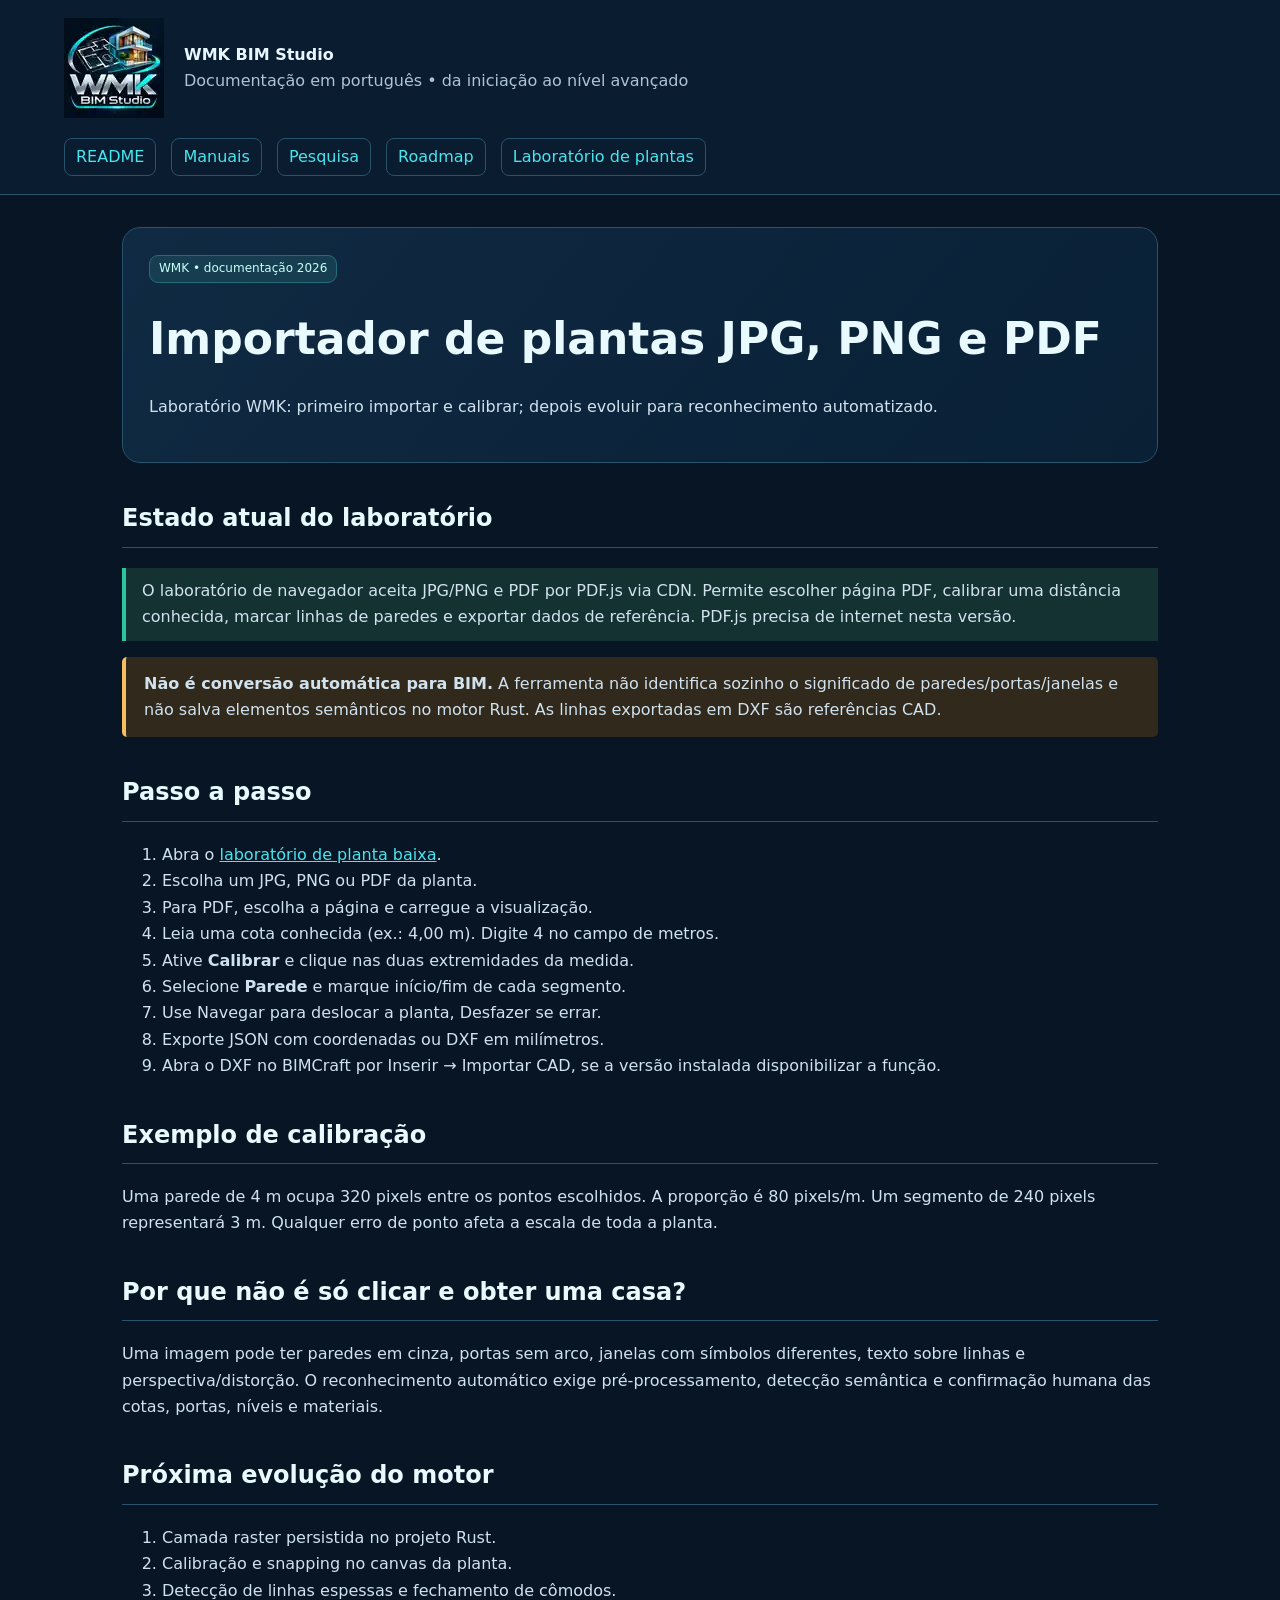
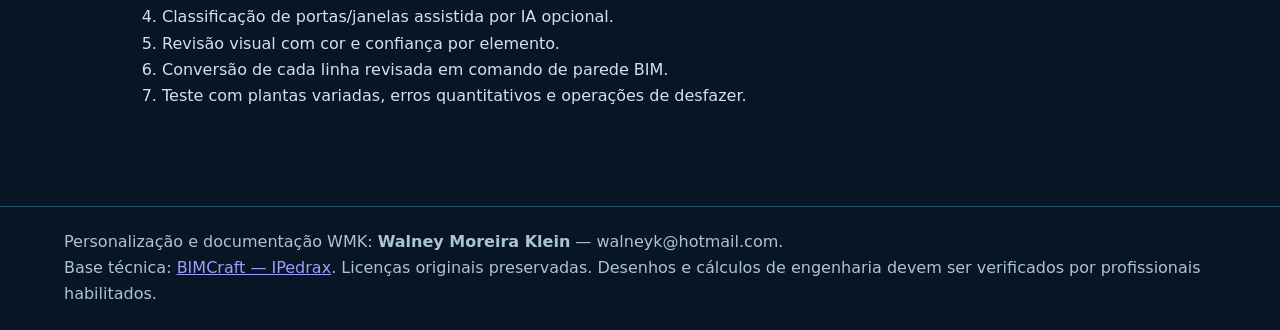
<file: manuais/importacao-de-plantas.html>
<!DOCTYPE html><html lang="pt-BR"><head><meta charset="utf-8"><meta name="viewport" content="width=device-width,initial-scale=1"><title>Importador de plantas JPG, PNG e PDF | WMK BIM Studio</title><link rel="stylesheet" href="estilo.css"></head><body><header><img src="../assets/wmk/logo-aprovada.webp" alt="Logo original WMK BIM Studio"><div><strong>WMK BIM Studio</strong><div class="muted">Documentação em português • da iniciação ao nível avançado</div></div><nav><a href="../README.md">README</a><a href=" index.html" style="display:none"> </a><a href="../manuais/index.html">Manuais</a><a href="../pesquisa.html">Pesquisa</a><a href="../roadmap.html">Roadmap</a><a href="../tools/planta-baixa/index.html">Laboratório de plantas</a></nav></header><main><div class="hero"><span class="tag">WMK • documentação 2026</span><h1>Importador de plantas JPG, PNG e PDF</h1><p>Laboratório WMK: primeiro importar e calibrar; depois evoluir para reconhecimento automatizado.</p></div><h2>Estado atual do laboratório</h2><p class="ok">O laboratório de navegador aceita JPG/PNG e PDF por PDF.js via CDN. Permite escolher página PDF, calibrar uma distância conhecida, marcar linhas de paredes e exportar dados de referência. PDF.js precisa de internet nesta versão.</p><p class="warn"><b>Não é conversão automática para BIM.</b> A ferramenta não identifica sozinho o significado de paredes/portas/janelas e não salva elementos semânticos no motor Rust. As linhas exportadas em DXF são referências CAD.</p><h2>Passo a passo</h2><ol><li>Abra o <a href="../tools/planta-baixa/index.html">laboratório de planta baixa</a>.</li><li>Escolha um JPG, PNG ou PDF da planta.</li><li>Para PDF, escolha a página e carregue a visualização.</li><li>Leia uma cota conhecida (ex.: 4,00 m). Digite 4 no campo de metros.</li><li>Ative <b>Calibrar</b> e clique nas duas extremidades da medida.</li><li>Selecione <b>Parede</b> e marque início/fim de cada segmento.</li><li>Use Navegar para deslocar a planta, Desfazer se errar.</li><li>Exporte JSON com coordenadas ou DXF em milímetros.</li><li>Abra o DXF no BIMCraft por Inserir → Importar CAD, se a versão instalada disponibilizar a função.</li></ol><h2>Exemplo de calibração</h2><p>Uma parede de 4 m ocupa 320 pixels entre os pontos escolhidos. A proporção é 80 pixels/m. Um segmento de 240 pixels representará 3 m. Qualquer erro de ponto afeta a escala de toda a planta.</p><h2>Por que não é só clicar e obter uma casa?</h2><p>Uma imagem pode ter paredes em cinza, portas sem arco, janelas com símbolos diferentes, texto sobre linhas e perspectiva/distorção. O reconhecimento automático exige pré-processamento, detecção semântica e confirmação humana das cotas, portas, níveis e materiais.</p><h2>Próxima evolução do motor</h2><ol><li>Camada raster persistida no projeto Rust.</li><li>Calibração e snapping no canvas da planta.</li><li>Detecção de linhas espessas e fechamento de cômodos.</li><li>Classificação de portas/janelas assistida por IA opcional.</li><li>Revisão visual com cor e confiança por elemento.</li><li>Conversão de cada linha revisada em comando de parede BIM.</li><li>Teste com plantas variadas, erros quantitativos e operações de desfazer.</li></ol></main><footer>Personalização e documentação WMK: <strong>Walney Moreira Klein</strong> — walneyk@hotmail.com.<br>Base técnica: <a href="https://github.com/IPedrax/BIMCraft">BIMCraft — IPedrax</a>. Licenças originais preservadas. Desenhos e cálculos de engenharia devem ser verificados por profissionais habilitados.</footer></body></html>
</file>
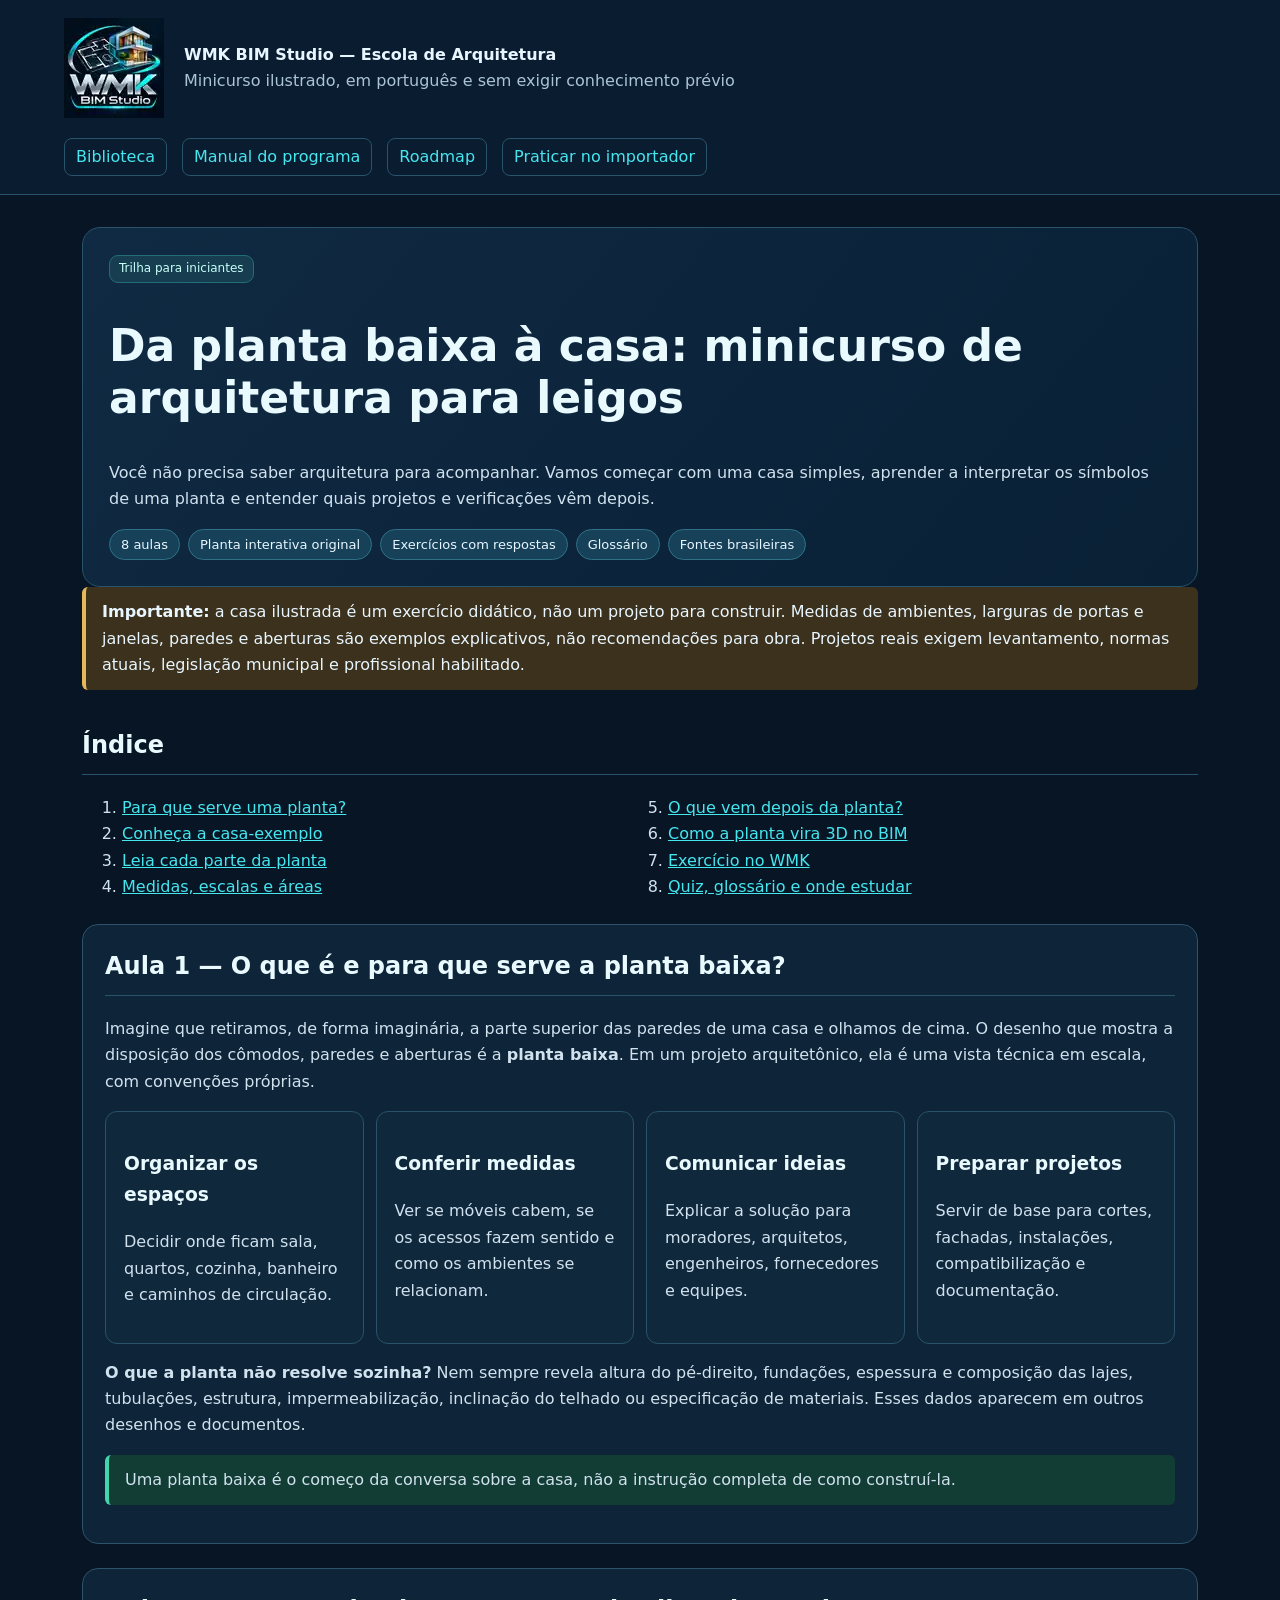
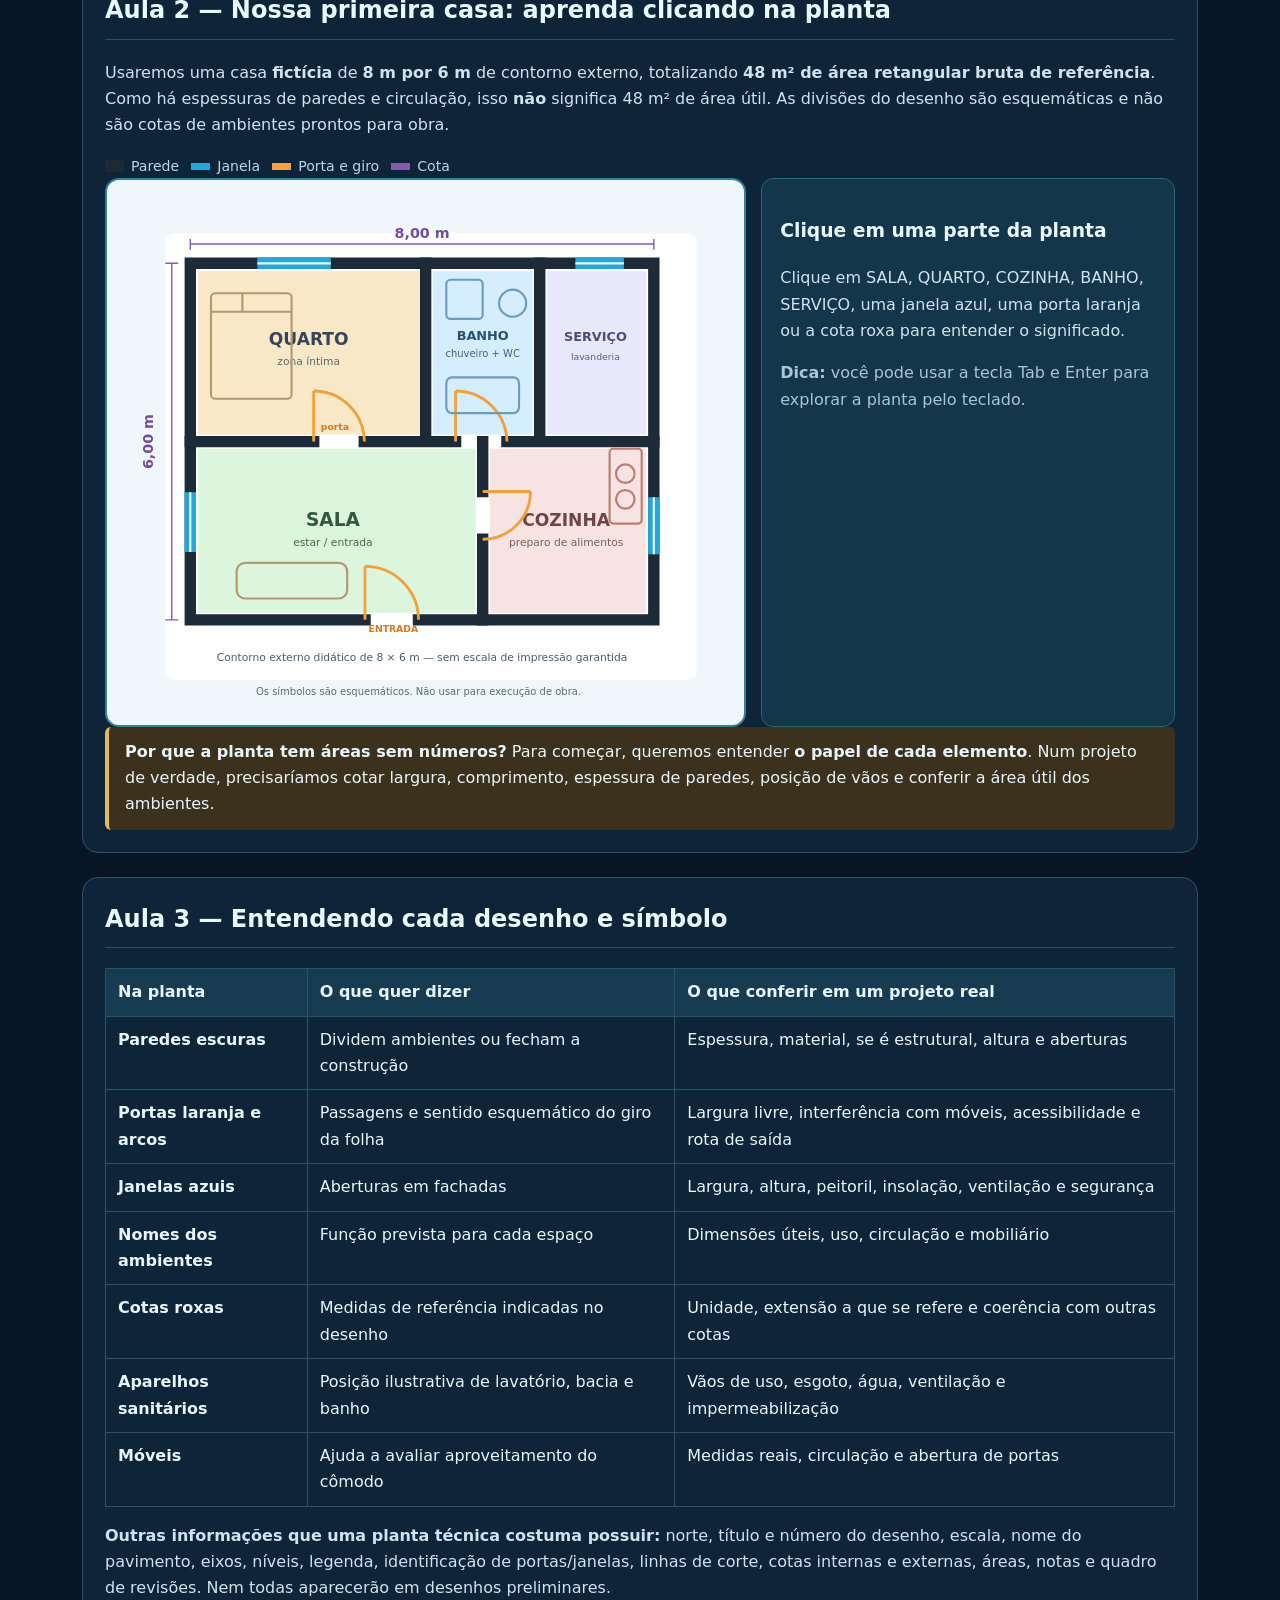
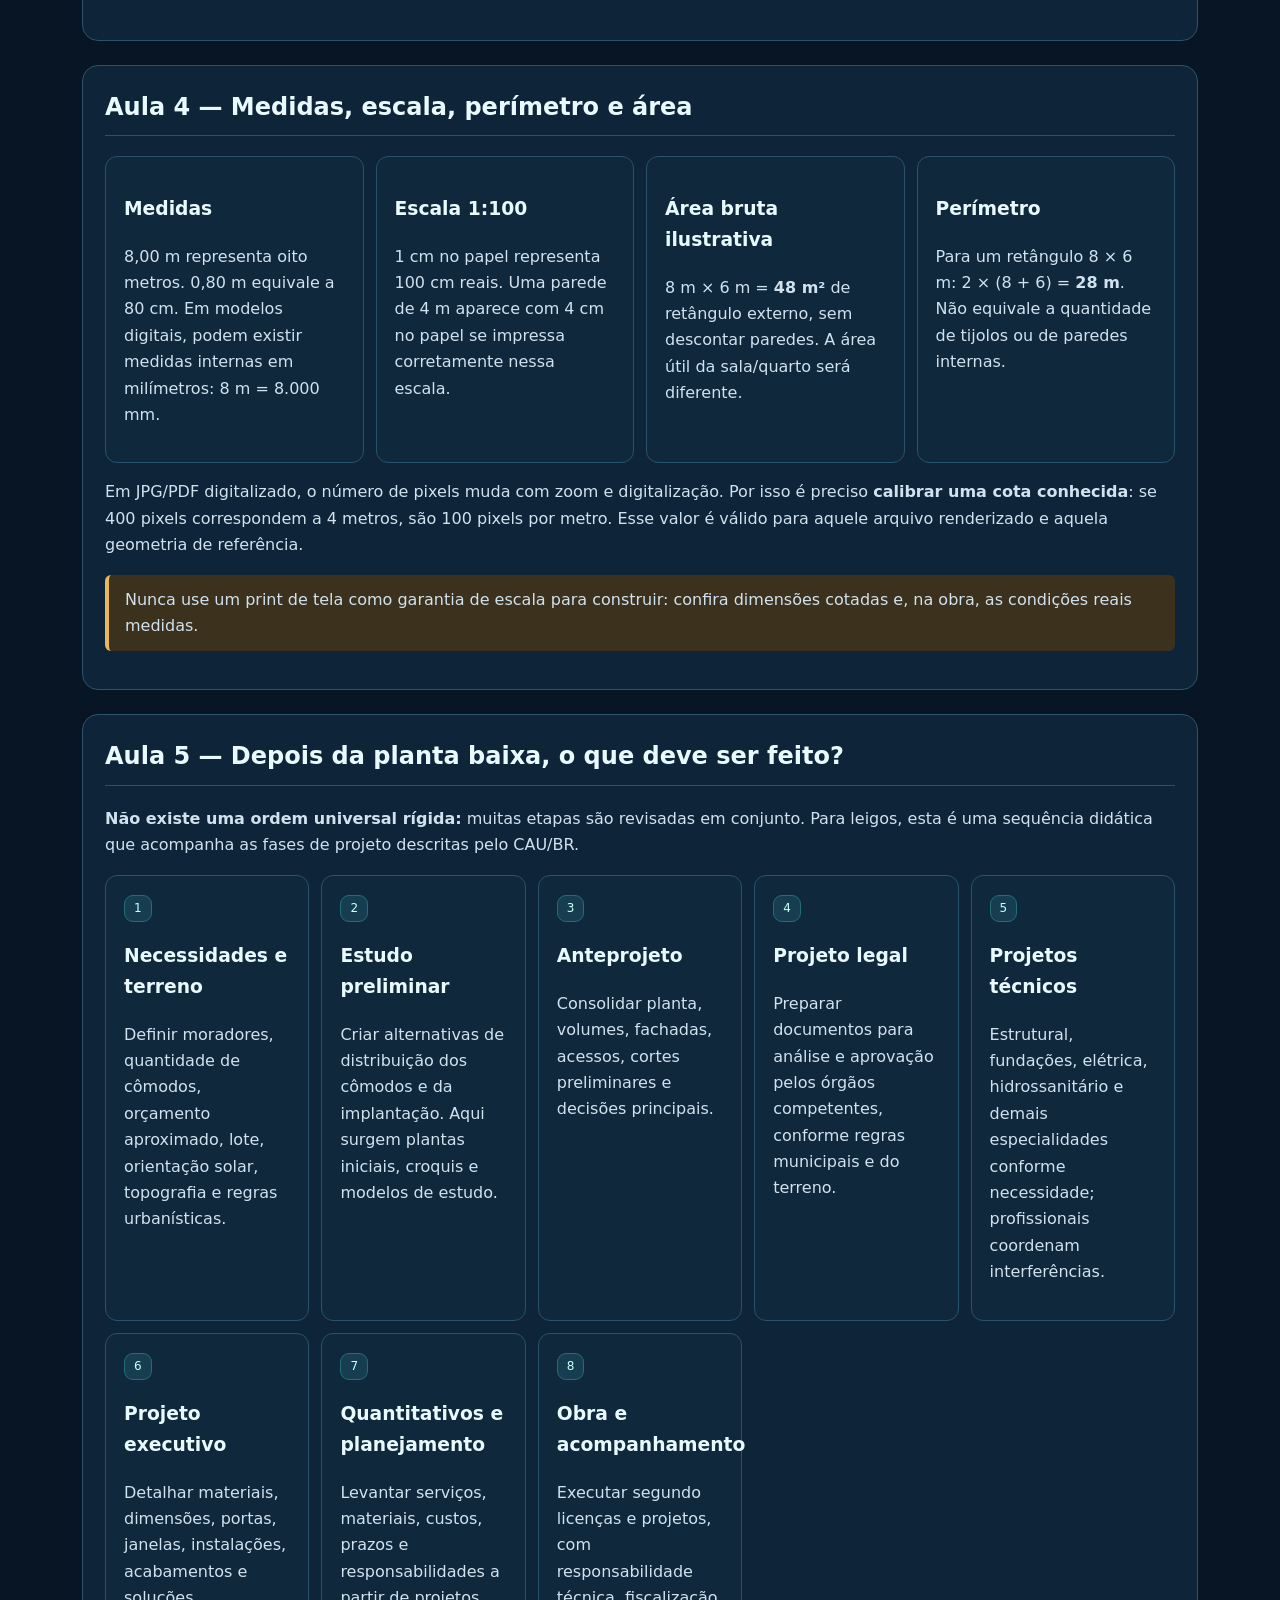
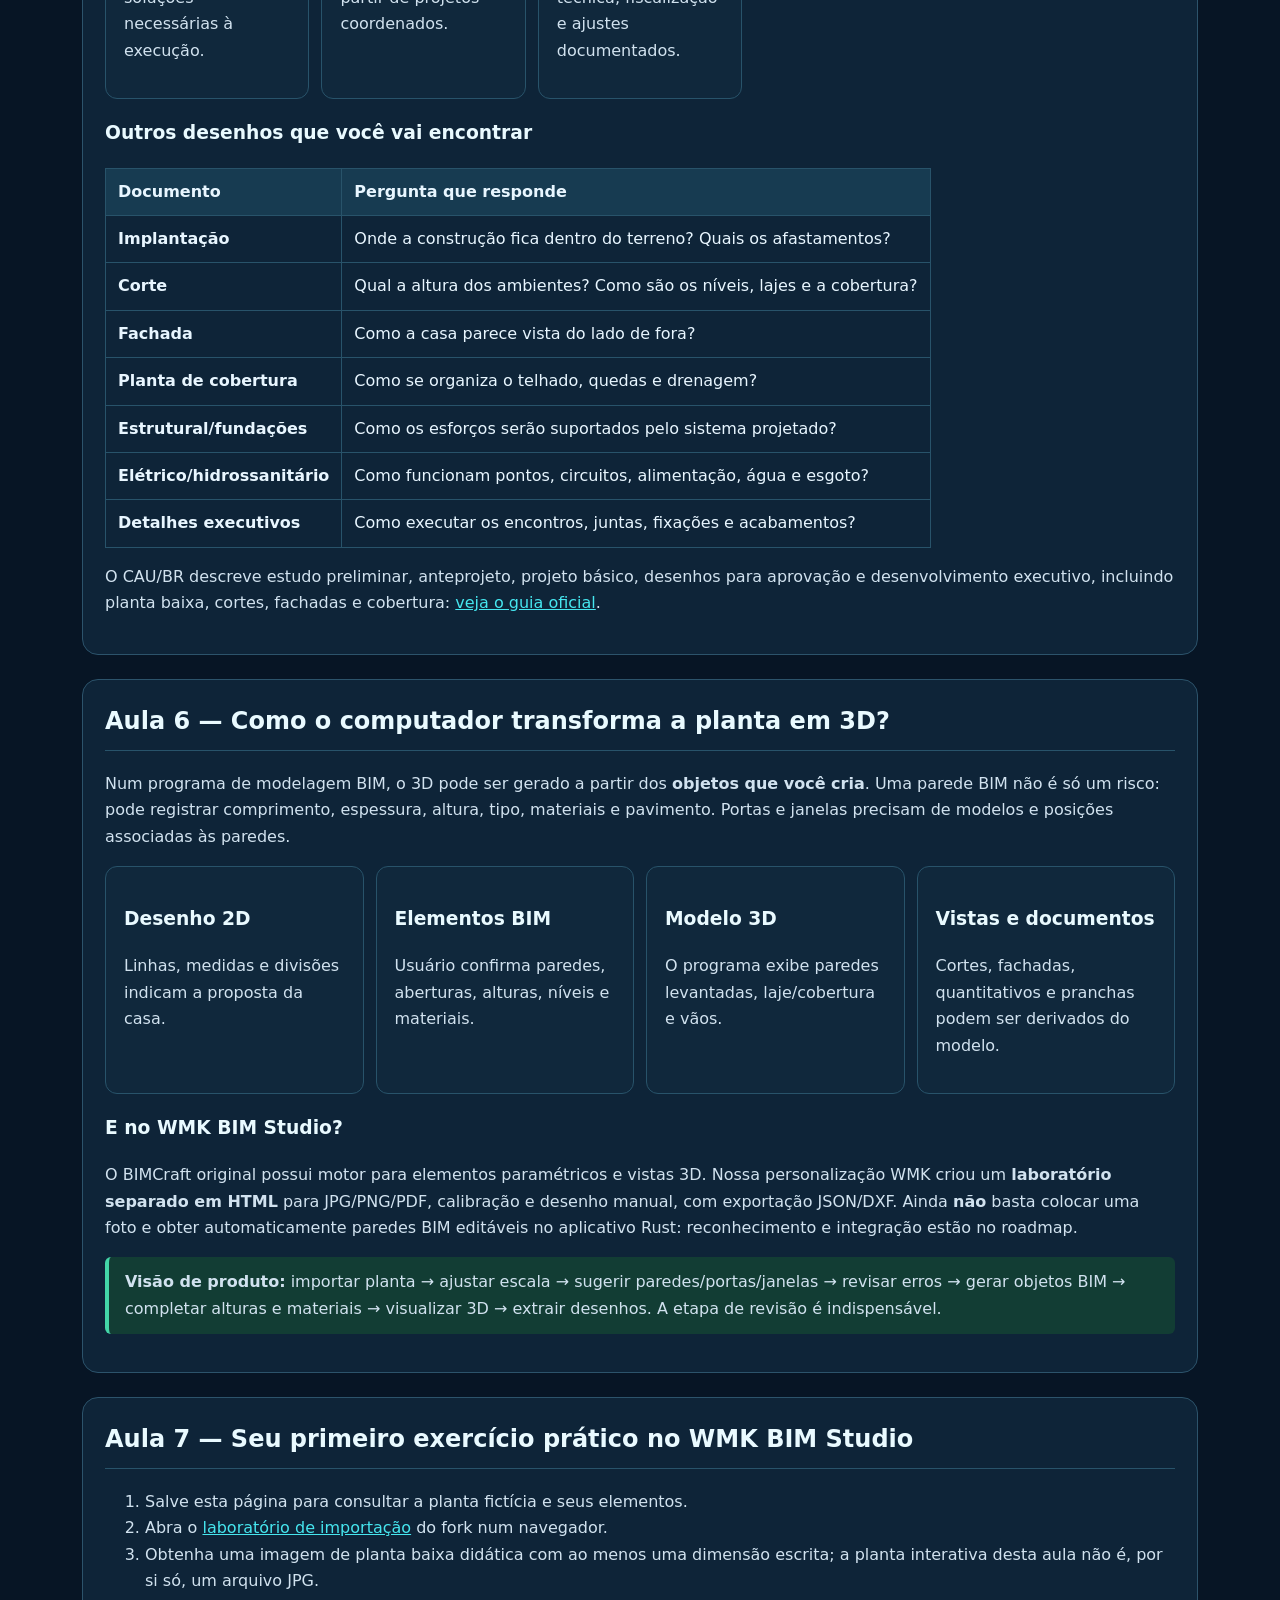
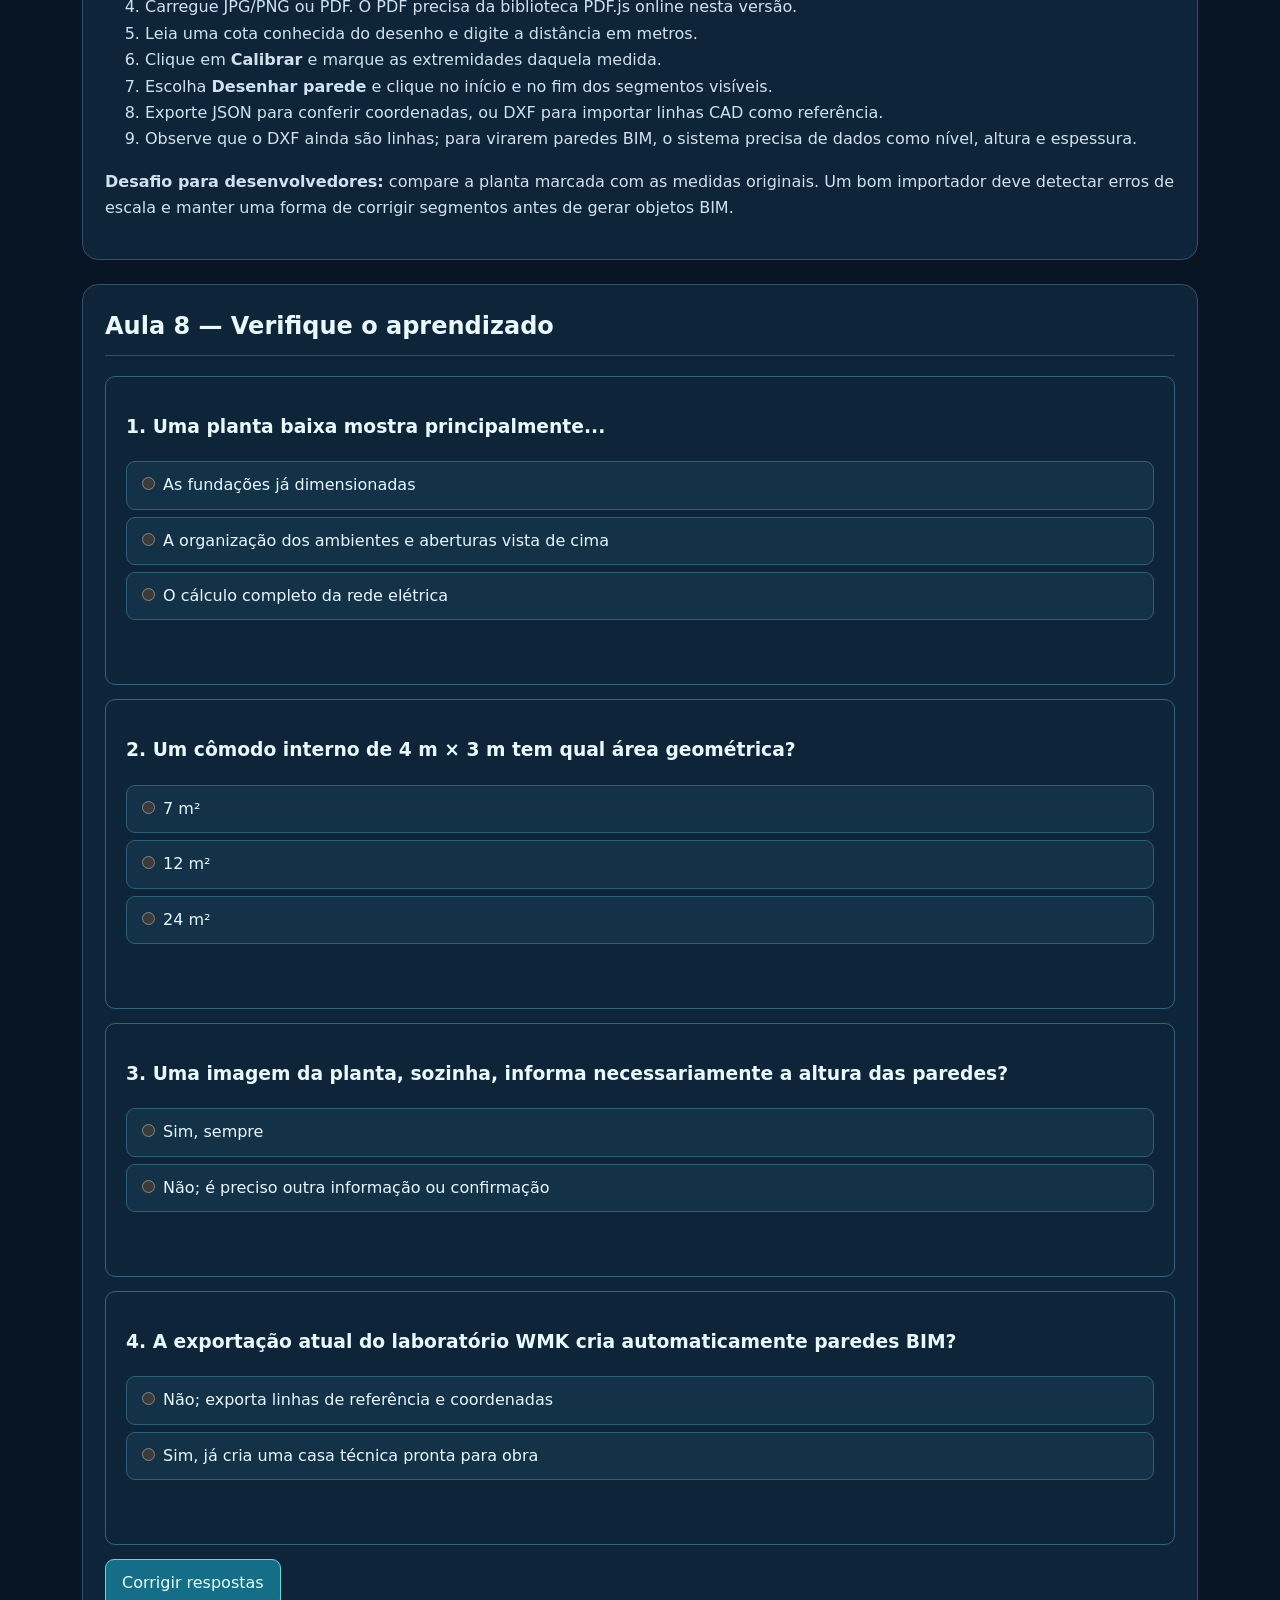
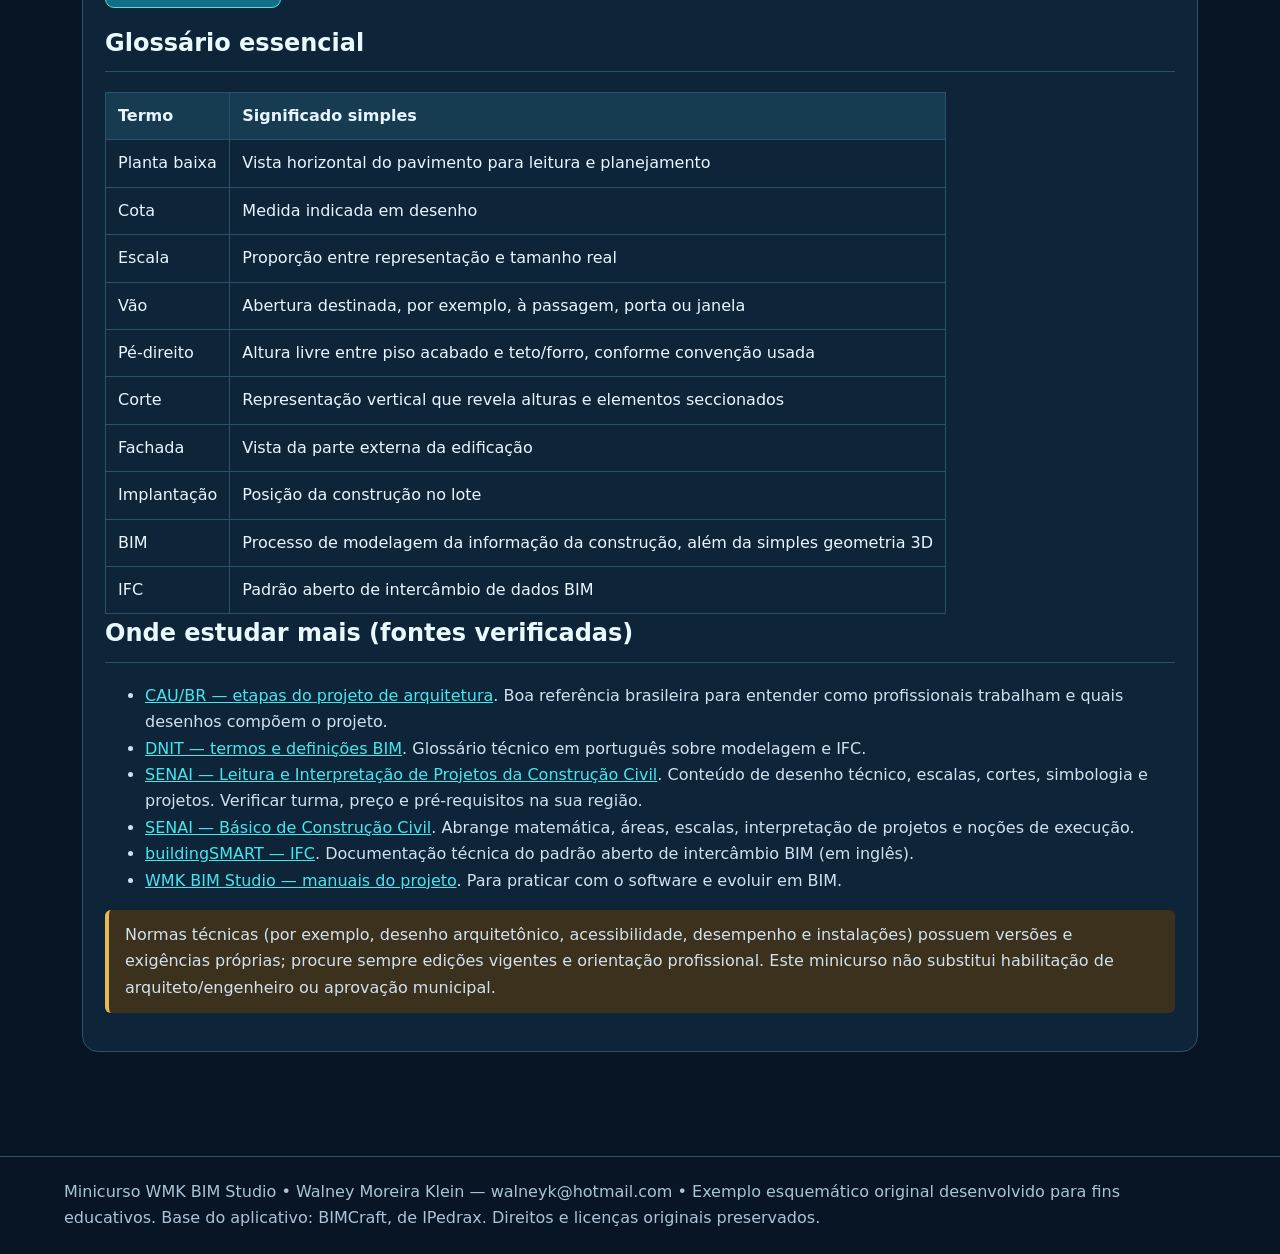
<file: manuais/minicurso-planta-baixa.html>
<!doctype html>
<html lang="pt-BR"><head><meta charset="utf-8"><meta name="viewport" content="width=device-width,initial-scale=1">
<meta name="description" content="Minicurso de arquitetura para leigos: planta baixa, portas, janelas, cotas, cortes, fachadas e como sair da planta para um modelo BIM.">
<title>Minicurso de plantas baixas para iniciantes — WMK BIM Studio</title>
<link rel="stylesheet" href="estilo.css">
<style>
:root{--cyan:#36dfec}html{scroll-behavior:smooth}main{max-width:1160px}
.lesson{border:1px solid #2c536b;border-radius:16px;padding:22px;margin:24px 0;background:#0e2438}
.lesson>h2{margin-top:0}.meta{display:flex;flex-wrap:wrap;gap:8px}
.meta span,.tag2{background:#164158;border:1px solid #2e7187;border-radius:20px;padding:4px 11px;font-size:13px}
.side{display:grid;grid-template-columns:minmax(0,1.55fr) minmax(250px,1fr);gap:15px}
.diagram{background:#eff7fa;color:#173047;border:2px solid #367f94;border-radius:14px;padding:12px;overflow:auto}
.diagram svg{display:block;width:100%;min-width:500px;height:auto;max-height:730px}
.diagram .hit{cursor:pointer;transition:opacity .15s}.diagram .hit:focus-visible{outline:4px solid #f59032}.diagram .hit:hover{opacity:.7}
.explain{background:#14364b;border:1px solid #27637b;border-radius:12px;padding:18px}
.note{border-left:4px solid #e7b859;padding:12px 16px;background:#3c311c;border-radius:6px}
.good{border-left:4px solid #43d6a8;padding:12px 16px;background:#123d34;border-radius:6px}
.steps{display:grid;gap:12px;grid-template-columns:repeat(auto-fit,minmax(200px,1fr))}
.steps .card{margin:0}
code{color:#9df3ed}button,select{font:inherit}.choice{display:block;padding:10px;margin:7px 0;background:#133247;border:1px solid #2b6078;border-radius:9px;cursor:pointer}
.choice:has(input:checked){border-color:#5bddec;background:#1b4b61}
.answer{margin-top:8px;min-height:24px;font-weight:bold}
.qcard{padding:16px 20px;margin:14px 0;border:1px solid #32627c;border-radius:10px}
button.action{border:1px solid #56dce6;color:#e8ffff;background:#146e87;border-radius:9px;padding:10px 16px;cursor:pointer}
button.action:hover{background:#208ba3}
.planleg{display:flex;flex-wrap:wrap;gap:12px;font-size:.88rem;color:#b7d8e7}
.planleg span{display:inline-flex;gap:7px;align-items:center}
.dot{display:inline-block;width:19px;height:7px;background:white}.d-wall{background:#1c2b37;height:12px}.d-window{background:#25a4de}.d-door{background:#f5a23d}.d-dim{background:#8a5aa7}
.toc{columns:2}.toc li{break-inside:avoid}
@media(max-width:850px){.side{grid-template-columns:1fr}.toc{columns:1}.lesson{padding:14px}}@media print{.lesson{break-inside:avoid}.explain,.card{background:white}.note{color:black}}
</style>
</head><body>
<header><img src="../assets/wmk/logo-aprovada.webp" alt="Logo original WMK BIM Studio">
<div><strong>WMK BIM Studio — Escola de Arquitetura</strong><div class="muted">Minicurso ilustrado, em português e sem exigir conhecimento prévio</div></div>
<nav><a href="index.html">Biblioteca</a><a href="manual-completo.html">Manual do programa</a><a href="../roadmap.html">Roadmap</a><a href="../tools/planta-baixa/index.html">Praticar no importador</a></nav>
</header>
<main>
<section class="hero"><span class="tag">Trilha para iniciantes</span>
<h1>Da planta baixa à casa: minicurso de arquitetura para leigos</h1>
<p>Você não precisa saber arquitetura para acompanhar. Vamos começar com uma casa simples, aprender a interpretar os símbolos de uma planta e entender quais projetos e verificações vêm depois.</p>
<div class="meta"><span>8 aulas</span><span>Planta interativa original</span><span>Exercícios com respostas</span><span>Glossário</span><span>Fontes brasileiras</span></div>
</section>
<div class="note"><b>Importante:</b> a casa ilustrada é um exercício didático, não um projeto para construir. Medidas de ambientes, larguras de portas e janelas, paredes e aberturas são exemplos explicativos, não recomendações para obra. Projetos reais exigem levantamento, normas atuais, legislação municipal e profissional habilitado.</div>
<h2>Índice</h2><ol class="toc"><li><a href="#aula1">Para que serve uma planta?</a></li><li><a href="#aula2">Conheça a casa-exemplo</a></li><li><a href="#aula3">Leia cada parte da planta</a></li><li><a href="#aula4">Medidas, escalas e áreas</a></li><li><a href="#aula5">O que vem depois da planta?</a></li><li><a href="#aula6">Como a planta vira 3D no BIM</a></li><li><a href="#aula7">Exercício no WMK</a></li><li><a href="#aula8">Quiz, glossário e onde estudar</a></li></ol>

<section id="aula1" class="lesson"><h2>Aula 1 — O que é e para que serve a planta baixa?</h2>
<p>Imagine que retiramos, de forma imaginária, a parte superior das paredes de uma casa e olhamos de cima. O desenho que mostra a disposição dos cômodos, paredes e aberturas é a <b>planta baixa</b>. Em um projeto arquitetônico, ela é uma vista técnica em escala, com convenções próprias.</p>
<div class="steps"><div class="card"><h3>Organizar os espaços</h3><p>Decidir onde ficam sala, quartos, cozinha, banheiro e caminhos de circulação.</p></div>
<div class="card"><h3>Conferir medidas</h3><p>Ver se móveis cabem, se os acessos fazem sentido e como os ambientes se relacionam.</p></div>
<div class="card"><h3>Comunicar ideias</h3><p>Explicar a solução para moradores, arquitetos, engenheiros, fornecedores e equipes.</p></div>
<div class="card"><h3>Preparar projetos</h3><p>Servir de base para cortes, fachadas, instalações, compatibilização e documentação.</p></div></div>
<p><b>O que a planta não resolve sozinha?</b> Nem sempre revela altura do pé-direito, fundações, espessura e composição das lajes, tubulações, estrutura, impermeabilização, inclinação do telhado ou especificação de materiais. Esses dados aparecem em outros desenhos e documentos.</p>
<p class="good">Uma planta baixa é o começo da conversa sobre a casa, não a instrução completa de como construí-la.</p></section>

<section id="aula2" class="lesson"><h2>Aula 2 — Nossa primeira casa: aprenda clicando na planta</h2>
<p>Usaremos uma casa <b>fictícia</b> de <b>8 m por 6 m</b> de contorno externo, totalizando <b>48 m² de área retangular bruta de referência</b>. Como há espessuras de paredes e circulação, isso <b>não</b> significa 48 m² de área útil. As divisões do desenho são esquemáticas e não são cotas de ambientes prontos para obra.</p>
<div class="planleg"><span><i class="dot d-wall"></i>Parede</span><span><i class="dot d-window"></i>Janela</span><span><i class="dot d-door"></i>Porta e giro</span><span><i class="dot d-dim"></i>Cota</span></div>
<div class="side"><div class="diagram">
<svg viewBox="0 0 860 730" xmlns="http://www.w3.org/2000/svg" role="img" aria-labelledby="planTitle planDesc">
<title id="planTitle">Planta esquemática e interativa de uma casa térrea fictícia com sala, cozinha, quarto e banheiro</title>
<desc id="planDesc">Contorno de 8 por 6 metros, sala à esquerda inferior, cozinha à direita inferior, quarto superior esquerdo, banho superior central, serviço superior direito. Parede escura, janelas azuis, portas laranja e cotas roxas. Clique nos ambientes e símbolos para explicação.</desc>
<rect x="65" y="58" width="745" height="626" rx="12" fill="#fff"/>
<!-- highlights/clickable room zones -->
<g tabindex="0" class="hit" data-part="quarto"><rect x="111" y="111" width="310" height="229" fill="#f9e8c7"/><text x="266" y="215" text-anchor="middle" font-size="24" font-weight="700" fill="#35455a">QUARTO</text><text x="266" y="243" text-anchor="middle" font-size="15" fill="#5c6971">zona íntima</text></g>
<g tabindex="0" class="hit" data-part="banheiro"><rect x="440" y="111" width="140" height="229" fill="#d4edff"/><text x="510" y="208" text-anchor="middle" font-size="18" font-weight="700" fill="#285270">BANHO</text><text x="510" y="232" text-anchor="middle" font-size="14" fill="#42627c">chuveiro + WC</text></g>
<g tabindex="0" class="hit" data-part="servico"><rect x="600" y="111" width="139" height="229" fill="#e9e8fa"/><text x="668" y="209" text-anchor="middle" font-size="18" font-weight="700" fill="#514a75">SERVIÇO</text><text x="668" y="235" text-anchor="middle" font-size="13" fill="#605a85">lavanderia</text></g>
<g tabindex="0" class="hit" data-part="sala"><rect x="111" y="360" width="389" height="230" fill="#dcf5dd"/><text x="300" y="468" text-anchor="middle" font-size="26" font-weight="700" fill="#31573d">SALA</text><text x="300" y="497" text-anchor="middle" font-size="15" fill="#426b4b">estar / entrada</text></g>
<g tabindex="0" class="hit" data-part="cozinha"><rect x="520" y="360" width="219" height="230" fill="#f7e3e1"/><text x="627" y="469" text-anchor="middle" font-size="24" font-weight="700" fill="#6e4545">COZINHA</text><text x="627" y="497" text-anchor="middle" font-size="15" fill="#805c55">preparo de alimentos</text></g>
<!-- solid walls, external with entrance gap bottom -->
<g stroke="#1c2b37" stroke-width="16" fill="none" stroke-linecap="square"><path d="M100 100 H750 V600 H420 M345 600 H100 V100"/><path d="M430 100 V348 M590 100 V348"/><path d="M100 350 H273 M344 350 H472 M544 350 H750"/><path d="M510 350 V420 M510 487 V600"/></g>
<!-- window overlay as colored segments cut through the dark wall -->
<g class="hit" tabindex="0" data-part="janela" stroke="#28a6d7" stroke-width="16" fill="none" stroke-linecap="butt"><path d="M194 100 H297 M640 100 H708 M750 428 V508 M100 421 V505"/></g>
<g stroke="#e5fbff" stroke-width="3" fill="none"><path d="M194 100 H297 M640 100 H708 M750 428 V508 M100 421 V505"/></g>
<!-- doors and arcs simplified -->
<g class="hit" tabindex="0" data-part="porta" stroke="#f0a13d" stroke-width="4" fill="none">
<path d="M345 600 V525 M345 525 A75 75 0 0 1 420 600"/>
<path d="M273 350 V279 M273 279 A71 71 0 0 1 344 350"/>
<path d="M472 350 V279 M472 279 A72 72 0 0 1 544 350"/>
<path d="M510 420 H577 M577 420 A67 67 0 0 1 510 487"/>
</g>
<g fill="#d27b22" font-size="13" font-weight="700"><text x="350" y="617">ENTRADA</text><text x="283" y="334">porta</text></g>
<!-- bathroom fixtures, simplified -->
<g fill="none" stroke="#6c9cbd" stroke-width="3"><rect x="459" y="123" width="51" height="55" rx="6"/><circle cx="552" cy="156" r="19"/><rect x="459" y="260" width="102" height="50" rx="8"/></g>
<!-- room furniture simple -->
<g fill="none" stroke="#b3996e" stroke-width="3"><rect x="129" y="142" width="113" height="148" rx="6"/><path d="M129 168 H242 M173 142 V167"/><rect x="165" y="520" width="155" height="50" rx="12"/></g>
<g fill="none" stroke="#b97d73" stroke-width="3"><rect x="688" y="360" width="45" height="105" rx="5"/><circle cx="710" cy="395" r="13"/><circle cx="710" cy="431" r="13"/></g>
<!-- dimension lines -->
<g class="hit" tabindex="0" data-part="cota" stroke="#835bb7" stroke-width="2" fill="none">
<path d="M100 73 H750 M100 66 V81 M750 66 V81 M74 100 V600 M65 100 H83 M65 600 H83"/>
</g>
<g fill="#744da0" font-size="20" font-weight="700"><text x="425" y="64" text-anchor="middle">8,00 m</text><text x="47" y="350" text-anchor="middle" transform="rotate(-90 47 350)">6,00 m</text></g>
<text x="425" y="658" font-size="15" text-anchor="middle" fill="#4a5b70">Contorno externo didático de 8 × 6 m — sem escala de impressão garantida</text>
<text x="420" y="706" font-size="14" text-anchor="middle" fill="#596b78">Os símbolos são esquemáticos. Não usar para execução de obra.</text>
</svg>
</div><aside class="explain" aria-live="polite"><h3 id="selected-title">Clique em uma parte da planta</h3><p id="selected-description">Clique em SALA, QUARTO, COZINHA, BANHO, SERVIÇO, uma janela azul, uma porta laranja ou a cota roxa para entender o significado.</p>
<p class="muted"><b>Dica:</b> você pode usar a tecla Tab e Enter para explorar a planta pelo teclado.</p>
</aside></div>
<div class="note"><b>Por que a planta tem áreas sem números?</b> Para começar, queremos entender <b>o papel de cada elemento</b>. Num projeto de verdade, precisaríamos cotar largura, comprimento, espessura de paredes, posição de vãos e conferir a área útil dos ambientes.</div>
</section>

<section id="aula3" class="lesson"><h2>Aula 3 — Entendendo cada desenho e símbolo</h2>
<table><thead><tr><th>Na planta</th><th>O que quer dizer</th><th>O que conferir em um projeto real</th></tr></thead><tbody>
<tr><td><b>Paredes escuras</b></td><td>Dividem ambientes ou fecham a construção</td><td>Espessura, material, se é estrutural, altura e aberturas</td></tr>
<tr><td><b>Portas laranja e arcos</b></td><td>Passagens e sentido esquemático do giro da folha</td><td>Largura livre, interferência com móveis, acessibilidade e rota de saída</td></tr>
<tr><td><b>Janelas azuis</b></td><td>Aberturas em fachadas</td><td>Largura, altura, peitoril, insolação, ventilação e segurança</td></tr>
<tr><td><b>Nomes dos ambientes</b></td><td>Função prevista para cada espaço</td><td>Dimensões úteis, uso, circulação e mobiliário</td></tr>
<tr><td><b>Cotas roxas</b></td><td>Medidas de referência indicadas no desenho</td><td>Unidade, extensão a que se refere e coerência com outras cotas</td></tr>
<tr><td><b>Aparelhos sanitários</b></td><td>Posição ilustrativa de lavatório, bacia e banho</td><td>Vãos de uso, esgoto, água, ventilação e impermeabilização</td></tr>
<tr><td><b>Móveis</b></td><td>Ajuda a avaliar aproveitamento do cômodo</td><td>Medidas reais, circulação e abertura de portas</td></tr>
</tbody></table>
<p><b>Outras informações que uma planta técnica costuma possuir:</b> norte, título e número do desenho, escala, nome do pavimento, eixos, níveis, legenda, identificação de portas/janelas, linhas de corte, cotas internas e externas, áreas, notas e quadro de revisões. Nem todas aparecerão em desenhos preliminares.</p>
</section>

<section id="aula4" class="lesson"><h2>Aula 4 — Medidas, escala, perímetro e área</h2>
<div class="steps"><div class="card"><h3>Medidas</h3><p>8,00 m representa oito metros. 0,80 m equivale a 80 cm. Em modelos digitais, podem existir medidas internas em milímetros: 8 m = 8.000 mm.</p></div>
<div class="card"><h3>Escala 1:100</h3><p>1 cm no papel representa 100 cm reais. Uma parede de 4 m aparece com 4 cm no papel se impressa corretamente nessa escala.</p></div>
<div class="card"><h3>Área bruta ilustrativa</h3><p>8 m × 6 m = <strong>48 m²</strong> de retângulo externo, sem descontar paredes. A área útil da sala/quarto será diferente.</p></div>
<div class="card"><h3>Perímetro</h3><p>Para um retângulo 8 × 6 m: 2 × (8 + 6) = <strong>28 m</strong>. Não equivale a quantidade de tijolos ou de paredes internas.</p></div></div>
<p>Em JPG/PDF digitalizado, o número de pixels muda com zoom e digitalização. Por isso é preciso <b>calibrar uma cota conhecida</b>: se 400 pixels correspondem a 4 metros, são 100 pixels por metro. Esse valor é válido para aquele arquivo renderizado e aquela geometria de referência.</p>
<p class="note">Nunca use um print de tela como garantia de escala para construir: confira dimensões cotadas e, na obra, as condições reais medidas.</p>
</section>

<section id="aula5" class="lesson"><h2>Aula 5 — Depois da planta baixa, o que deve ser feito?</h2>
<p><b>Não existe uma ordem universal rígida:</b> muitas etapas são revisadas em conjunto. Para leigos, esta é uma sequência didática que acompanha as fases de projeto descritas pelo CAU/BR.</p>
<div class="steps">
<div class="card"><span class="tag">1</span><h3>Necessidades e terreno</h3><p>Definir moradores, quantidade de cômodos, orçamento aproximado, lote, orientação solar, topografia e regras urbanísticas.</p></div>
<div class="card"><span class="tag">2</span><h3>Estudo preliminar</h3><p>Criar alternativas de distribuição dos cômodos e da implantação. Aqui surgem plantas iniciais, croquis e modelos de estudo.</p></div>
<div class="card"><span class="tag">3</span><h3>Anteprojeto</h3><p>Consolidar planta, volumes, fachadas, acessos, cortes preliminares e decisões principais.</p></div>
<div class="card"><span class="tag">4</span><h3>Projeto legal</h3><p>Preparar documentos para análise e aprovação pelos órgãos competentes, conforme regras municipais e do terreno.</p></div>
<div class="card"><span class="tag">5</span><h3>Projetos técnicos</h3><p>Estrutural, fundações, elétrica, hidrossanitário e demais especialidades conforme necessidade; profissionais coordenam interferências.</p></div>
<div class="card"><span class="tag">6</span><h3>Projeto executivo</h3><p>Detalhar materiais, dimensões, portas, janelas, instalações, acabamentos e soluções necessárias à execução.</p></div>
<div class="card"><span class="tag">7</span><h3>Quantitativos e planejamento</h3><p>Levantar serviços, materiais, custos, prazos e responsabilidades a partir de projetos coordenados.</p></div>
<div class="card"><span class="tag">8</span><h3>Obra e acompanhamento</h3><p>Executar segundo licenças e projetos, com responsabilidade técnica, fiscalização e ajustes documentados.</p></div></div>
<h3>Outros desenhos que você vai encontrar</h3>
<table><tr><th>Documento</th><th>Pergunta que responde</th></tr>
<tr><td><b>Implantação</b></td><td>Onde a construção fica dentro do terreno? Quais os afastamentos?</td></tr>
<tr><td><b>Corte</b></td><td>Qual a altura dos ambientes? Como são os níveis, lajes e a cobertura?</td></tr>
<tr><td><b>Fachada</b></td><td>Como a casa parece vista do lado de fora?</td></tr>
<tr><td><b>Planta de cobertura</b></td><td>Como se organiza o telhado, quedas e drenagem?</td></tr>
<tr><td><b>Estrutural/fundações</b></td><td>Como os esforços serão suportados pelo sistema projetado?</td></tr>
<tr><td><b>Elétrico/hidrossanitário</b></td><td>Como funcionam pontos, circuitos, alimentação, água e esgoto?</td></tr>
<tr><td><b>Detalhes executivos</b></td><td>Como executar os encontros, juntas, fixações e acabamentos?</td></tr></table>
<p>O CAU/BR descreve estudo preliminar, anteprojeto, projeto básico, desenhos para aprovação e desenvolvimento executivo, incluindo planta baixa, cortes, fachadas e cobertura: <a href="https://caubr.gov.br/contrate-um-arquiteto-12-passos/">veja o guia oficial</a>.</p>
</section>

<section id="aula6" class="lesson"><h2>Aula 6 — Como o computador transforma a planta em 3D?</h2>
<p>Num programa de modelagem BIM, o 3D pode ser gerado a partir dos <b>objetos que você cria</b>. Uma parede BIM não é só um risco: pode registrar comprimento, espessura, altura, tipo, materiais e pavimento. Portas e janelas precisam de modelos e posições associadas às paredes.</p>
<div class="steps"><div class="card"><h3>Desenho 2D</h3><p>Linhas, medidas e divisões indicam a proposta da casa.</p></div><div class="card"><h3>Elementos BIM</h3><p>Usuário confirma paredes, aberturas, alturas, níveis e materiais.</p></div><div class="card"><h3>Modelo 3D</h3><p>O programa exibe paredes levantadas, laje/cobertura e vãos.</p></div><div class="card"><h3>Vistas e documentos</h3><p>Cortes, fachadas, quantitativos e pranchas podem ser derivados do modelo.</p></div></div>
<h3>E no WMK BIM Studio?</h3>
<p>O BIMCraft original possui motor para elementos paramétricos e vistas 3D. Nossa personalização WMK criou um <b>laboratório separado em HTML</b> para JPG/PNG/PDF, calibração e desenho manual, com exportação JSON/DXF. Ainda <b>não</b> basta colocar uma foto e obter automaticamente paredes BIM editáveis no aplicativo Rust: reconhecimento e integração estão no roadmap.</p>
<p class="good"><b>Visão de produto:</b> importar planta → ajustar escala → sugerir paredes/portas/janelas → revisar erros → gerar objetos BIM → completar alturas e materiais → visualizar 3D → extrair desenhos. A etapa de revisão é indispensável.</p>
</section>

<section id="aula7" class="lesson"><h2>Aula 7 — Seu primeiro exercício prático no WMK BIM Studio</h2>
<ol><li>Salve esta página para consultar a planta fictícia e seus elementos.</li>
<li>Abra o <a href="../tools/planta-baixa/index.html">laboratório de importação</a> do fork num navegador.</li>
<li>Obtenha uma imagem de planta baixa didática com ao menos uma dimensão escrita; a planta interativa desta aula não é, por si só, um arquivo JPG.</li>
<li>Carregue JPG/PNG ou PDF. O PDF precisa da biblioteca PDF.js online nesta versão.</li>
<li>Leia uma cota conhecida do desenho e digite a distância em metros.</li>
<li>Clique em <b>Calibrar</b> e marque as extremidades daquela medida.</li>
<li>Escolha <b>Desenhar parede</b> e clique no início e no fim dos segmentos visíveis.</li>
<li>Exporte JSON para conferir coordenadas, ou DXF para importar linhas CAD como referência.</li>
<li>Observe que o DXF ainda são linhas; para virarem paredes BIM, o sistema precisa de dados como nível, altura e espessura.</li></ol>
<p><b>Desafio para desenvolvedores:</b> compare a planta marcada com as medidas originais. Um bom importador deve detectar erros de escala e manter uma forma de corrigir segmentos antes de gerar objetos BIM.</p>
</section>

<section id="aula8" class="lesson"><h2>Aula 8 — Verifique o aprendizado</h2>
<div class="qcard" data-question="1"><h3>1. Uma planta baixa mostra principalmente...</h3>
<label class="choice"><input type="radio" name="q1" value="0"> As fundações já dimensionadas</label>
<label class="choice"><input type="radio" name="q1" value="1"> A organização dos ambientes e aberturas vista de cima</label>
<label class="choice"><input type="radio" name="q1" value="0"> O cálculo completo da rede elétrica</label><p class="answer" id="a1"></p></div>
<div class="qcard" data-question="2"><h3>2. Um cômodo interno de 4 m × 3 m tem qual área geométrica?</h3>
<label class="choice"><input type="radio" name="q2" value="0"> 7 m²</label>
<label class="choice"><input type="radio" name="q2" value="1"> 12 m²</label>
<label class="choice"><input type="radio" name="q2" value="0"> 24 m²</label><p class="answer" id="a2"></p></div>
<div class="qcard" data-question="3"><h3>3. Uma imagem da planta, sozinha, informa necessariamente a altura das paredes?</h3>
<label class="choice"><input type="radio" name="q3" value="0"> Sim, sempre</label>
<label class="choice"><input type="radio" name="q3" value="1"> Não; é preciso outra informação ou confirmação</label><p class="answer" id="a3"></p></div>
<div class="qcard" data-question="4"><h3>4. A exportação atual do laboratório WMK cria automaticamente paredes BIM?</h3>
<label class="choice"><input type="radio" name="q4" value="1"> Não; exporta linhas de referência e coordenadas</label>
<label class="choice"><input type="radio" name="q4" value="0"> Sim, já cria uma casa técnica pronta para obra</label><p class="answer" id="a4"></p></div>
<button class="action" id="check">Corrigir respostas</button><p id="result" aria-live="polite"></p>
<h2>Glossário essencial</h2><table><tr><th>Termo</th><th>Significado simples</th></tr><tr><td>Planta baixa</td><td>Vista horizontal do pavimento para leitura e planejamento</td></tr><tr><td>Cota</td><td>Medida indicada em desenho</td></tr><tr><td>Escala</td><td>Proporção entre representação e tamanho real</td></tr><tr><td>Vão</td><td>Abertura destinada, por exemplo, à passagem, porta ou janela</td></tr><tr><td>Pé-direito</td><td>Altura livre entre piso acabado e teto/forro, conforme convenção usada</td></tr><tr><td>Corte</td><td>Representação vertical que revela alturas e elementos seccionados</td></tr><tr><td>Fachada</td><td>Vista da parte externa da edificação</td></tr><tr><td>Implantação</td><td>Posição da construção no lote</td></tr><tr><td>BIM</td><td>Processo de modelagem da informação da construção, além da simples geometria 3D</td></tr><tr><td>IFC</td><td>Padrão aberto de intercâmbio de dados BIM</td></tr></table>
<h2>Onde estudar mais (fontes verificadas)</h2>
<ul><li><a href="https://caubr.gov.br/contrate-um-arquiteto-12-passos/">CAU/BR — etapas do projeto de arquitetura</a>. Boa referência brasileira para entender como profissionais trabalham e quais desenhos compõem o projeto.</li>
<li><a href="https://www.gov.br/dnit/pt-br/assuntos/planejamento-e-pesquisa/bim-no-dnit/base-de-conhecimento/termos-e-definicoes/termos-e-definicoes-bim">DNIT — termos e definições BIM</a>. Glossário técnico em português sobre modelagem e IFC.</li>
<li><a href="https://cursos.sesisenai.org.br/cursos-profissionalizantes/leitura-e-interpretacao-de-projetos-da-construcao-civil/54">SENAI — Leitura e Interpretação de Projetos da Construção Civil</a>. Conteúdo de desenho técnico, escalas, cortes, simbologia e projetos. Verificar turma, preço e pré-requisitos na sua região.</li>
<li><a href="https://www.pe.senai.br/cursos/basico-de-construcao-civil-2/">SENAI — Básico de Construção Civil</a>. Abrange matemática, áreas, escalas, interpretação de projetos e noções de execução.</li>
<li><a href="https://standards.buildingsmart.org/IFC/RELEASE/IFC4_3/HTML/content/introduction.htm">buildingSMART — IFC</a>. Documentação técnica do padrão aberto de intercâmbio BIM (em inglês).</li>
<li><a href="https://github.com/WalneyNF/WMK-BIM-STUDIO/tree/main/manuais">WMK BIM Studio — manuais do projeto</a>. Para praticar com o software e evoluir em BIM.</li></ul>
<p class="note">Normas técnicas (por exemplo, desenho arquitetônico, acessibilidade, desempenho e instalações) possuem versões e exigências próprias; procure sempre edições vigentes e orientação profissional. Este minicurso não substitui habilitação de arquiteto/engenheiro ou aprovação municipal.</p>
</section>
</main><footer>Minicurso WMK BIM Studio • Walney Moreira Klein — walneyk@hotmail.com • Exemplo esquemático original desenvolvido para fins educativos. Base do aplicativo: BIMCraft, de IPedrax. Direitos e licenças originais preservados.</footer>
<script>
(()=>{'use strict';
const descriptions={
quarto:['QUARTO','Espaço reservado para dormir. Na planta é possível estudar localização da cama, posição da janela, privacidade e acesso. Um projeto real precisa confirmar medidas livres, ventilação e normas aplicáveis.'],
banheiro:['BANHO','Ambiente com chuveiro, bacia sanitária e lavatório de forma ilustrativa. É preciso projeto hidrossanitário, impermeabilização, ventilação e espaço de circulação adequado.'],
servico:['SERVIÇO / LAVANDERIA','Local destinado a lavar roupas e guardar equipamentos. Veja pontos de água, esgoto, energia, ventilação e acesso; o desenho é apenas uma ideia.'],
sala:['SALA','Local de convivência e entrada. Observe a porta principal, as janelas, circulação e espaços dos móveis. O contorno não representa necessariamente área útil.'],
cozinha:['COZINHA','Espaço de preparo de alimentos. Na fase técnica entram bancadas, pontos de água, esgoto, energia, ventilação, equipamentos e segurança.'],
janela:['JANELA','Os trechos azuis representam aberturas. Janelas podem variar em tamanho, tipo, altura de peitoril, ventilação e iluminação. Não sabemos essas medidas pela cor: precisam de cotas/quadro de esquadrias.'],
porta:['PORTA','As linhas laranja e arcos indicam uma passagem e a trajetória esquemática da folha ao abrir. Em planta real, confirme largura livre, sentido de abertura, altura e interferências.'],
cota:['COTA / MEDIDA','As linhas roxas mostram o contorno externo ilustrativo de 8 m × 6 m. Ao medir interiores, descontam-se espessuras de paredes. Em PDF ou JPG a escala em pixels não é garantida.']
};
const title=document.getElementById('selected-title'),description=document.getElementById('selected-description');
for(const node of document.querySelectorAll('[data-part]')){const fn=()=>{const val=descriptions[node.dataset.part];title.textContent=val[0];description.textContent=val[1]};node.addEventListener('click',fn);node.addEventListener('keydown',e=>{if(e.key==='Enter'||e.key===' '){e.preventDefault();fn()}})}
document.getElementById('check').addEventListener('click',()=>{let score=0;for(let i=1;i<=4;i++){const checked=document.querySelector('input[name="q'+i+'"]:checked');const a=document.getElementById('a'+i);if(!checked){a.textContent='Escolha uma alternativa.';a.style.color='#ffcc91';continue}const yes=checked.value==='1';if(yes)score++;a.textContent=yes?'Correto!':'Ainda não. Releia o assunto nas aulas anteriores.';a.style.color=yes?'#88f1bb':'#ffbb90'}document.getElementById('result').textContent='Você acertou '+score+' de 4 questões.'});
})();
</script></body></html>
</file>
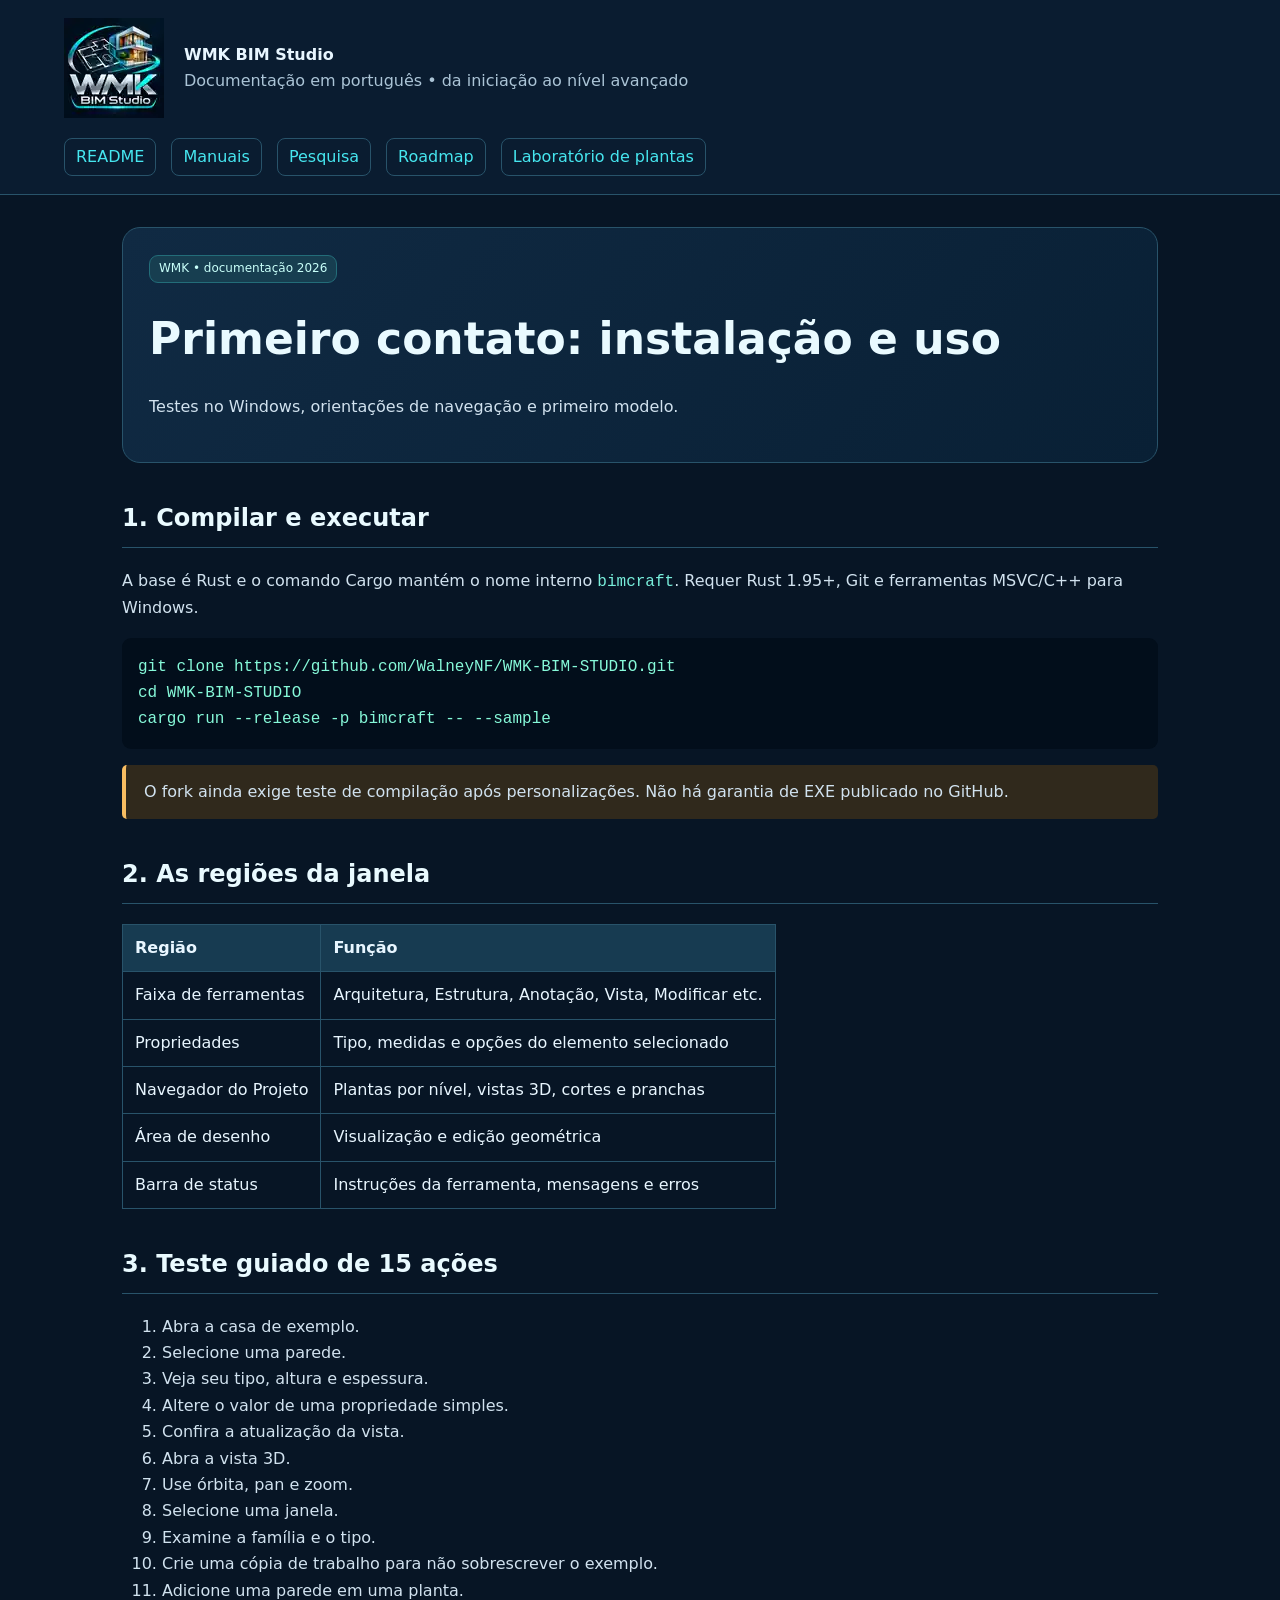
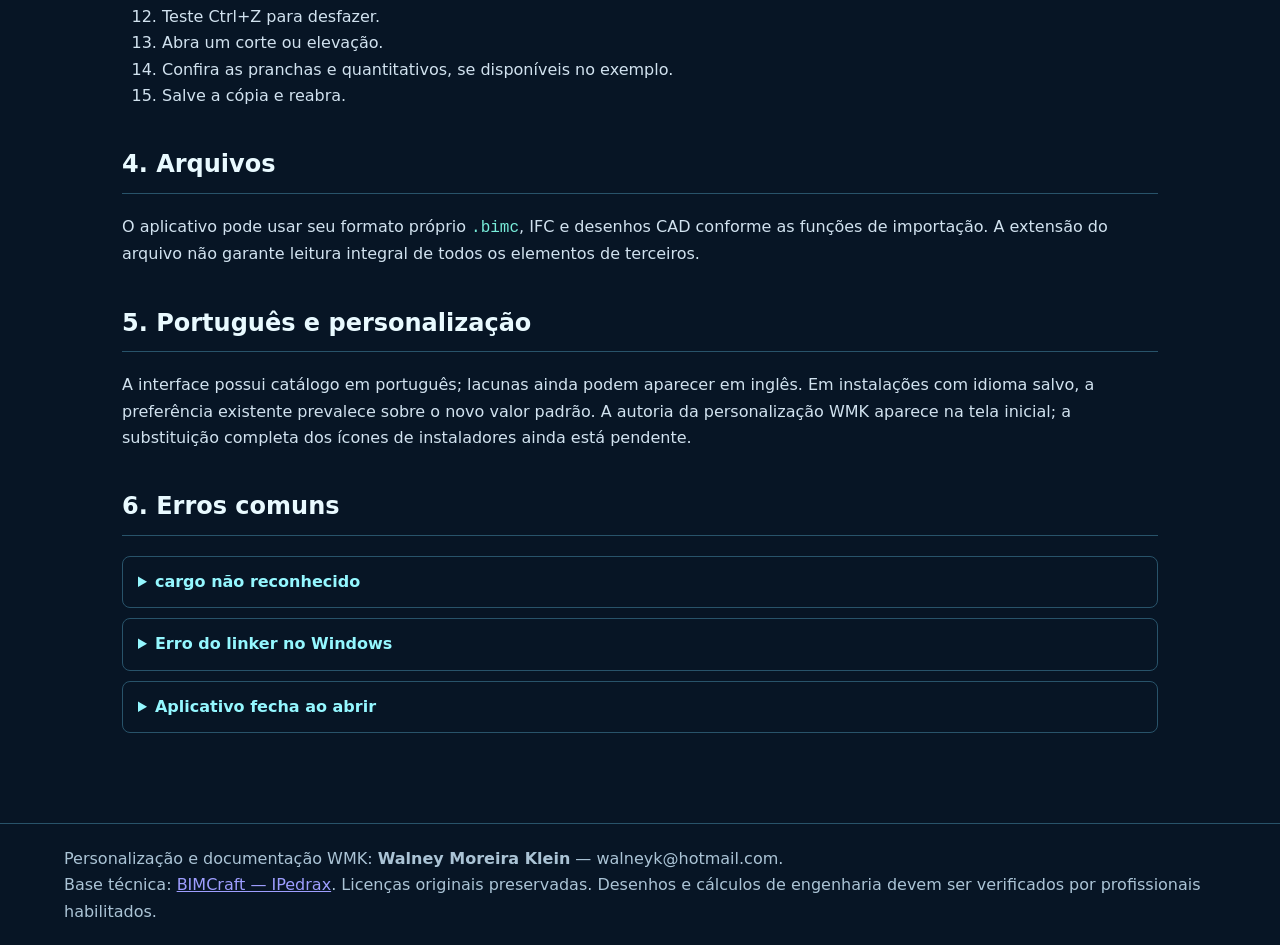
<file: manuais/primeiro-contato.html>
<!DOCTYPE html><html lang="pt-BR"><head><meta charset="utf-8"><meta name="viewport" content="width=device-width,initial-scale=1"><title>Primeiro contato: instalação e uso | WMK BIM Studio</title><link rel="stylesheet" href="estilo.css"></head><body><header><img src="../assets/wmk/logo-aprovada.webp" alt="Logo original WMK BIM Studio"><div><strong>WMK BIM Studio</strong><div class="muted">Documentação em português • da iniciação ao nível avançado</div></div><nav><a href="../README.md">README</a><a href=" index.html" style="display:none"> </a><a href="../manuais/index.html">Manuais</a><a href="../pesquisa.html">Pesquisa</a><a href="../roadmap.html">Roadmap</a><a href="../tools/planta-baixa/index.html">Laboratório de plantas</a></nav></header><main><div class="hero"><span class="tag">WMK • documentação 2026</span><h1>Primeiro contato: instalação e uso</h1><p>Testes no Windows, orientações de navegação e primeiro modelo.</p></div><h2>1. Compilar e executar</h2><p>A base é Rust e o comando Cargo mantém o nome interno <code>bimcraft</code>. Requer Rust 1.95+, Git e ferramentas MSVC/C++ para Windows.</p><pre>git clone https://github.com/WalneyNF/WMK-BIM-STUDIO.git
cd WMK-BIM-STUDIO
cargo run --release -p bimcraft -- --sample</pre><p class="warn">O fork ainda exige teste de compilação após personalizações. Não há garantia de EXE publicado no GitHub.</p><h2>2. As regiões da janela</h2><table><tr><th>Região</th><th>Função</th></tr><tr><td>Faixa de ferramentas</td><td>Arquitetura, Estrutura, Anotação, Vista, Modificar etc.</td></tr><tr><td>Propriedades</td><td>Tipo, medidas e opções do elemento selecionado</td></tr><tr><td>Navegador do Projeto</td><td>Plantas por nível, vistas 3D, cortes e pranchas</td></tr><tr><td>Área de desenho</td><td>Visualização e edição geométrica</td></tr><tr><td>Barra de status</td><td>Instruções da ferramenta, mensagens e erros</td></tr></table><h2>3. Teste guiado de 15 ações</h2><ol><li>Abra a casa de exemplo.</li><li>Selecione uma parede.</li><li>Veja seu tipo, altura e espessura.</li><li>Altere o valor de uma propriedade simples.</li><li>Confira a atualização da vista.</li><li>Abra a vista 3D.</li><li>Use órbita, pan e zoom.</li><li>Selecione uma janela.</li><li>Examine a família e o tipo.</li><li>Crie uma cópia de trabalho para não sobrescrever o exemplo.</li><li>Adicione uma parede em uma planta.</li><li>Teste Ctrl+Z para desfazer.</li><li>Abra um corte ou elevação.</li><li>Confira as pranchas e quantitativos, se disponíveis no exemplo.</li><li>Salve a cópia e reabra.</li></ol><h2>4. Arquivos</h2><p>O aplicativo pode usar seu formato próprio <code>.bimc</code>, IFC e desenhos CAD conforme as funções de importação. A extensão do arquivo não garante leitura integral de todos os elementos de terceiros.</p><h2>5. Português e personalização</h2><p>A interface possui catálogo em português; lacunas ainda podem aparecer em inglês. Em instalações com idioma salvo, a preferência existente prevalece sobre o novo valor padrão. A autoria da personalização WMK aparece na tela inicial; a substituição completa dos ícones de instaladores ainda está pendente.</p><h2>6. Erros comuns</h2><details><summary>cargo não reconhecido</summary><p>Verifique se Rust está instalado e se o terminal reconhece o comando <code>cargo --version</code>.</p></details><details><summary>Erro do linker no Windows</summary><p>Instale o compilador MSVC e SDK do Windows, disponíveis com o Visual Studio Build Tools.</p></details><details><summary>Aplicativo fecha ao abrir</summary><p>Verifique o arquivo <code>bimcraft.log</code> na pasta de preferências, drivers gráficos e mensagens de inicialização.</p></details></main><footer>Personalização e documentação WMK: <strong>Walney Moreira Klein</strong> — walneyk@hotmail.com.<br>Base técnica: <a href="https://github.com/IPedrax/BIMCraft">BIMCraft — IPedrax</a>. Licenças originais preservadas. Desenhos e cálculos de engenharia devem ser verificados por profissionais habilitados.</footer></body></html>
</file>
<file: manuais/estilo.css>
:root{color-scheme:dark;--bg:#071525;--panel:#10283c;--ink:#e8f6ff;--soft:#abc4d6;--cyan:#27d9e6;--line:#28536a}*{box-sizing:border-box}body{margin:0;background:var(--bg);font:16px/1.65 system-ui,Arial;color:var(--ink)}header{background:#0a1c30;border-bottom:1px solid var(--line);padding:18px 5%;display:flex;flex-wrap:wrap;align-items:center;gap:20px}header img{height:100px;width:100px;object-fit:contain}nav{display:flex;gap:15px;flex-wrap:wrap}nav a,main a{color:#46e6ef}nav a{text-decoration:none;padding:5px 11px;border:1px solid var(--line);border-radius:8px}main{max-width:1080px;margin:auto;padding:32px 22px 80px}h1{font-size:clamp(28px,5vw,44px);line-height:1.18}h1,h2,h3{color:#e9faff}h2{border-bottom:1px solid var(--line);padding-bottom:8px;margin-top:36px}p,li{color:#d1e2ef}.muted{color:var(--soft)}.hero{background:linear-gradient(130deg,#102a43,#092035);border:1px solid var(--line);border-radius:18px;padding:26px}.grid{display:grid;grid-template-columns:repeat(auto-fit,minmax(240px,1fr));gap:14px}.card{padding:18px;background:var(--panel);border:1px solid var(--line);border-radius:12px}.tag{display:inline-block;background:#173e50;border:1px solid #236d79;padding:3px 9px;border-radius:9px;color:#c8fff9;font-size:12px}.warn{padding:14px 18px;background:#30291c;border-left:4px solid #f7bd62;border-radius:5px}.ok{border-left:4px solid #29c69f;padding:10px 16px;background:#153233}table{border-collapse:collapse;width:100%;display:block;overflow-x:auto}td,th{padding:10px 12px;border:1px solid var(--line);text-align:left;vertical-align:top}th{background:#173b51}pre{background:#020e1b;padding:16px;border-radius:9px;overflow:auto;color:#86f9d9}code{color:#78eedb}details{border:1px solid var(--line);margin:10px 0;padding:12px 15px;border-radius:8px}summary{cursor:pointer;font-weight:700;color:#94f7ff}footer{border-top:1px solid var(--line);padding:22px 5%;color:var(--soft)}@media print{body{background:white;color:black}p,li,h1,h2,h3{color:black}.card,.hero{background:white;border:1px solid #aaa}nav{display:none}}
</file>
